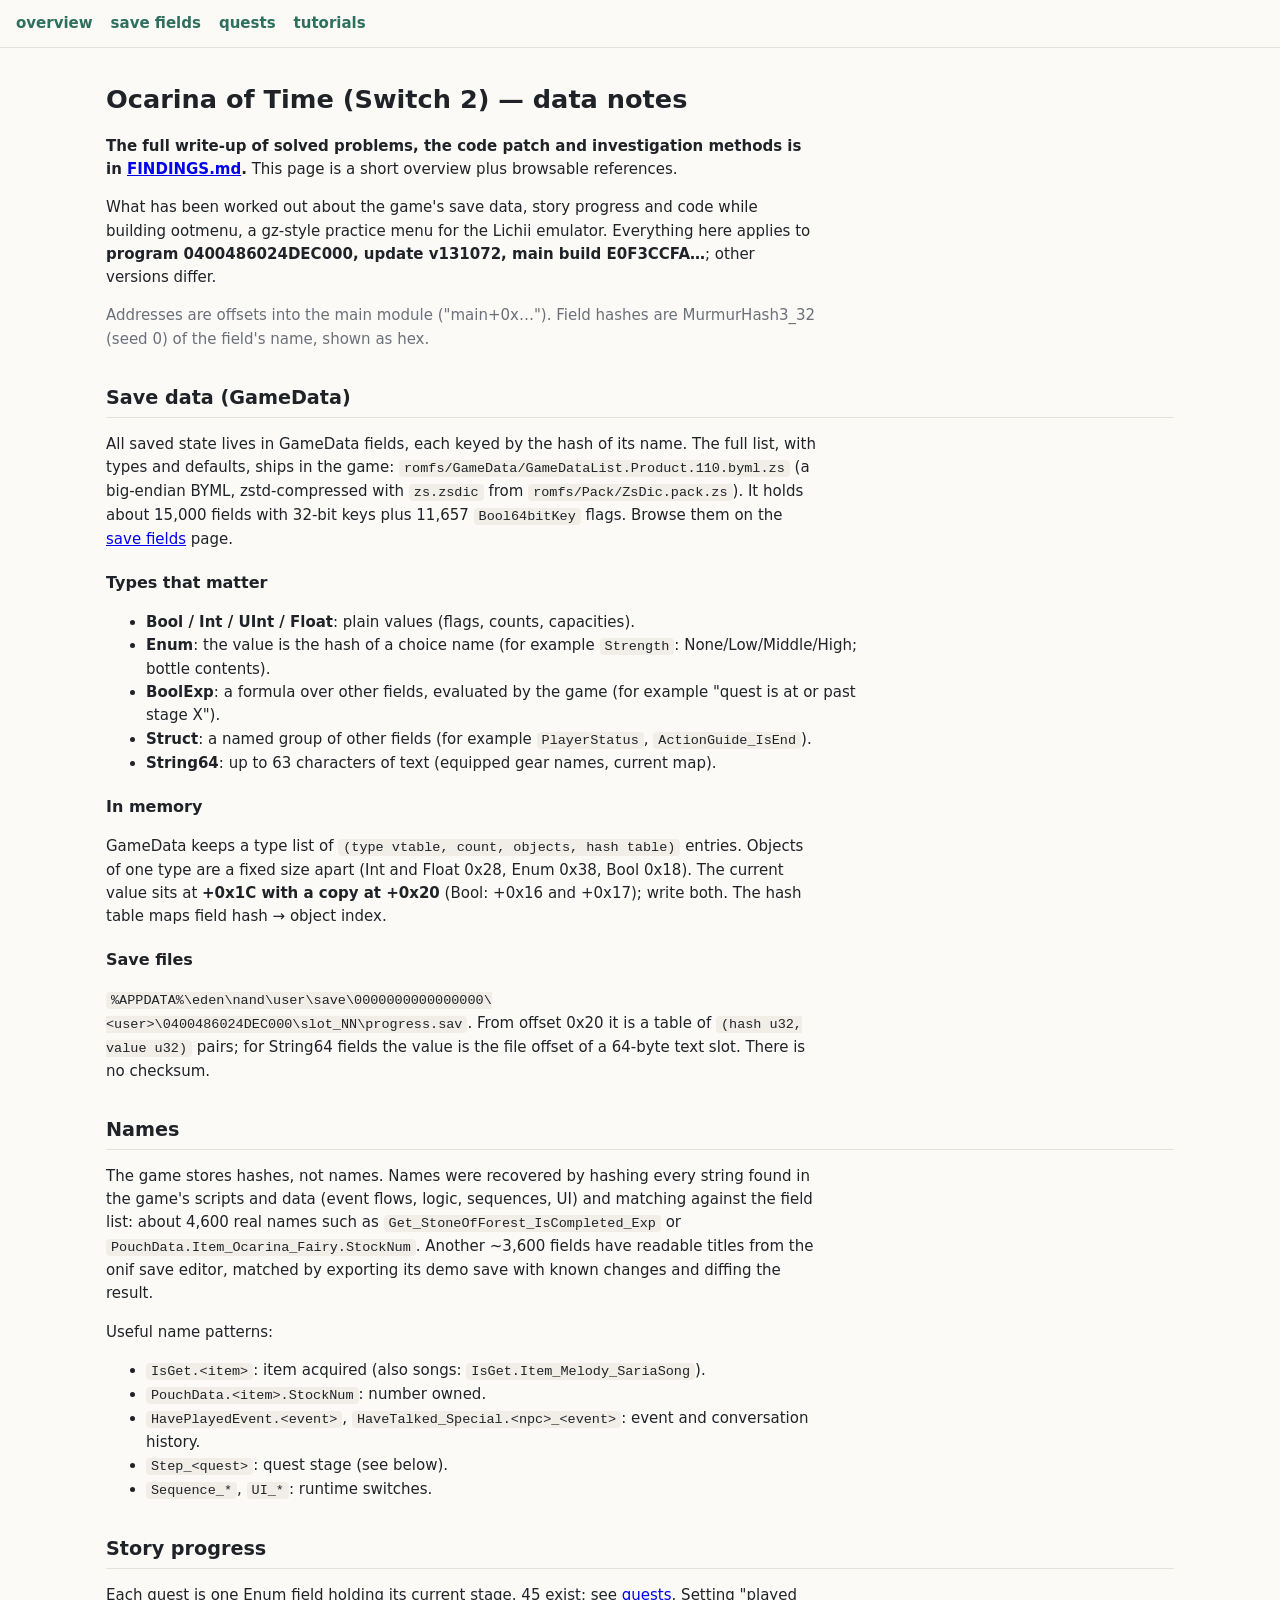
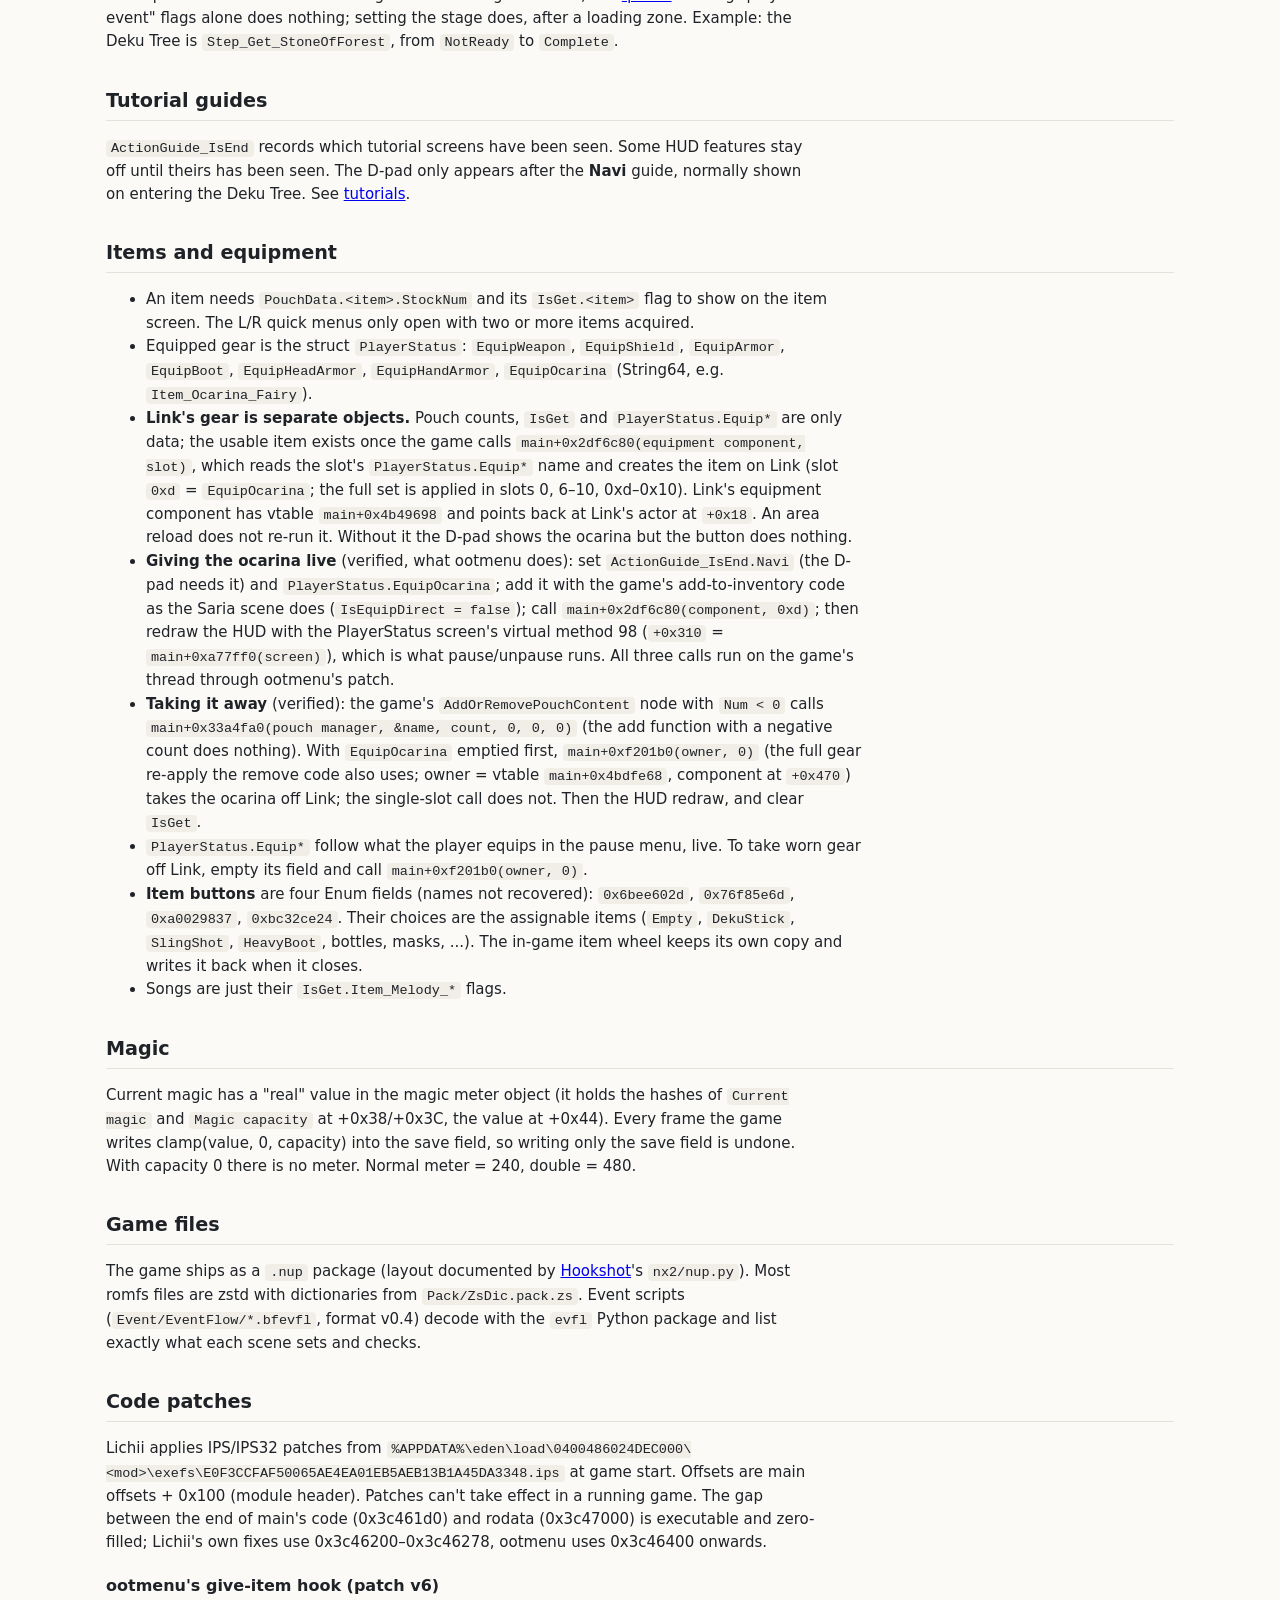
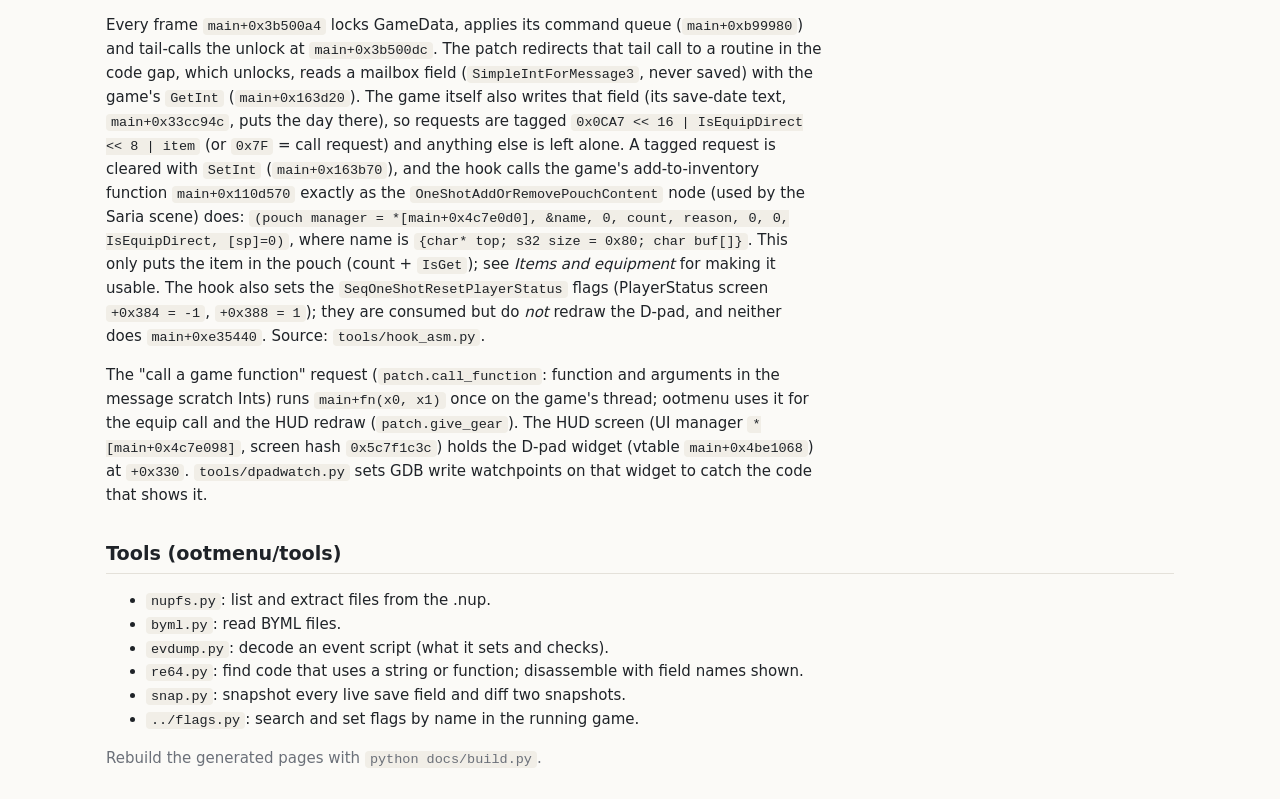
<file: docs/index.html>
<!doctype html>
<html lang="en"><head><meta charset="utf-8"><meta name="viewport" content="width=device-width, initial-scale=1">
<title>OoT data notes</title><link rel="stylesheet" href="style.css"></head>
<body><nav><a href="index.html">overview</a><a href="fields.html">save fields</a><a href="quests.html">quests</a><a href="guides.html">tutorials</a></nav>
<main>
<h1>Ocarina of Time (Switch 2) &mdash; data notes</h1>
<p><b>The full write-up of solved problems, the code patch and investigation methods is in <a href="FINDINGS.md">FINDINGS.md</a>.</b> This page is a short overview plus browsable references.</p>
<p>What has been worked out about the game's save data, story progress and code while building ootmenu,
a gz-style practice menu for the Lichii emulator. Everything here applies to
<b>program 0400486024DEC000, update v131072, main build E0F3CCFA&hellip;</b>; other versions differ.</p>
<p class="dim">Addresses are offsets into the main module ("main+0x&hellip;"). Field hashes are MurmurHash3_32 (seed 0)
of the field's name, shown as hex.</p>

<h2>Save data (GameData)</h2>
<p>All saved state lives in GameData fields, each keyed by the hash of its name. The full list, with types and
defaults, ships in the game: <code>romfs/GameData/GameDataList.Product.110.byml.zs</code> (a big-endian BYML,
zstd-compressed with <code>zs.zsdic</code> from <code>romfs/Pack/ZsDic.pack.zs</code>). It holds about 15,000
fields with 32-bit keys plus 11,657 <code>Bool64bitKey</code> flags. Browse them on the
<a href="fields.html">save fields</a> page.</p>
<h3>Types that matter</h3>
<ul>
<li><b>Bool / Int / UInt / Float</b>: plain values (flags, counts, capacities).</li>
<li><b>Enum</b>: the value is the hash of a choice name (for example <code>Strength</code>: None/Low/Middle/High; bottle contents).</li>
<li><b>BoolExp</b>: a formula over other fields, evaluated by the game (for example "quest is at or past stage X").</li>
<li><b>Struct</b>: a named group of other fields (for example <code>PlayerStatus</code>, <code>ActionGuide_IsEnd</code>).</li>
<li><b>String64</b>: up to 63 characters of text (equipped gear names, current map).</li>
</ul>
<h3>In memory</h3>
<p>GameData keeps a type list of <code>(type vtable, count, objects, hash table)</code> entries. Objects of one type
are a fixed size apart (Int and Float 0x28, Enum 0x38, Bool 0x18). The current value sits at <b>+0x1C with a
copy at +0x20</b> (Bool: +0x16 and +0x17); write both. The hash table maps field hash &rarr; object index.</p>
<h3>Save files</h3>
<p><code>%APPDATA%\eden\nand\user\save\0000000000000000\&lt;user&gt;\0400486024DEC000\slot_NN\progress.sav</code>.
From offset 0x20 it is a table of <code>(hash u32, value u32)</code> pairs; for String64 fields the value is the
file offset of a 64-byte text slot. There is no checksum.</p>

<h2>Names</h2>
<p>The game stores hashes, not names. Names were recovered by hashing every string found in the game's
scripts and data (event flows, logic, sequences, UI) and matching against the field list: about 4,600 real names
such as <code>Get_StoneOfForest_IsCompleted_Exp</code> or <code>PouchData.Item_Ocarina_Fairy.StockNum</code>.
Another ~3,600 fields have readable titles from the onif save editor, matched by exporting its demo save with
known changes and diffing the result.</p>
<p>Useful name patterns:</p>
<ul>
<li><code>IsGet.&lt;item&gt;</code>: item acquired (also songs: <code>IsGet.Item_Melody_SariaSong</code>).</li>
<li><code>PouchData.&lt;item&gt;.StockNum</code>: number owned.</li>
<li><code>HavePlayedEvent.&lt;event&gt;</code>, <code>HaveTalked_Special.&lt;npc&gt;_&lt;event&gt;</code>: event and conversation history.</li>
<li><code>Step_&lt;quest&gt;</code>: quest stage (see below).</li>
<li><code>Sequence_*</code>, <code>UI_*</code>: runtime switches.</li>
</ul>

<h2>Story progress</h2>
<p>Each quest is one Enum field holding its current stage. 45 exist; see <a href="quests.html">quests</a>. Setting
"played event" flags alone does nothing; setting the stage does, after a loading zone. Example: the Deku Tree is
<code>Step_Get_StoneOfForest</code>, from <code>NotReady</code> to <code>Complete</code>.</p>

<h2>Tutorial guides</h2>
<p><code>ActionGuide_IsEnd</code> records which tutorial screens have been seen. Some HUD features stay off until
theirs has been seen. The D-pad only appears after the <b>Navi</b> guide, normally shown on entering the Deku Tree.
See <a href="guides.html">tutorials</a>.</p>

<h2>Items and equipment</h2>
<ul>
<li>An item needs <code>PouchData.&lt;item&gt;.StockNum</code> and its <code>IsGet.&lt;item&gt;</code> flag to show on
the item screen. The L/R quick menus only open with two or more items acquired.</li>
<li>Equipped gear is the struct <code>PlayerStatus</code>: <code>EquipWeapon</code>, <code>EquipShield</code>,
<code>EquipArmor</code>, <code>EquipBoot</code>, <code>EquipHeadArmor</code>, <code>EquipHandArmor</code>,
<code>EquipOcarina</code> (String64, e.g. <code>Item_Ocarina_Fairy</code>).</li>
<li><b>Link's gear is separate objects.</b> Pouch counts, <code>IsGet</code> and <code>PlayerStatus.Equip*</code> are
only data; the usable item exists once the game calls <code>main+0x2df6c80(equipment component, slot)</code>, which
reads the slot's <code>PlayerStatus.Equip*</code> name and creates the item on Link (slot <code>0xd</code> =
<code>EquipOcarina</code>; the full set is applied in slots 0, 6&ndash;10, 0xd&ndash;0x10). Link's equipment component has
vtable <code>main+0x4b49698</code> and points back at Link's actor at <code>+0x18</code>. An area reload does not
re-run it. Without it the D-pad shows the ocarina but the button does nothing.</li>
<li><b>Giving the ocarina live</b> (verified, what ootmenu does): set <code>ActionGuide_IsEnd.Navi</code> (the D-pad
needs it) and <code>PlayerStatus.EquipOcarina</code>; add it with the game's add-to-inventory code as the Saria scene
does (<code>IsEquipDirect = false</code>); call <code>main+0x2df6c80(component, 0xd)</code>; then redraw the HUD with
the PlayerStatus screen's virtual method 98 (<code>+0x310</code> = <code>main+0xa77ff0(screen)</code>), which is what
pause/unpause runs. All three calls run on the game's thread through ootmenu's patch.</li>
<li><b>Taking it away</b> (verified): the game's <code>AddOrRemovePouchContent</code> node with <code>Num &lt; 0</code>
calls <code>main+0x33a4fa0(pouch manager, &amp;name, count, 0, 0, 0)</code> (the add function with a negative count does
nothing). With <code>EquipOcarina</code> emptied first, <code>main+0xf201b0(owner, 0)</code> (the full gear re-apply
the remove code also uses; owner = vtable <code>main+0x4bdfe68</code>, component at <code>+0x470</code>) takes the
ocarina off Link; the single-slot call does not. Then the HUD redraw, and clear <code>IsGet</code>.</li>
<li><code>PlayerStatus.Equip*</code> follow what the player equips in the pause menu, live. To take worn gear off
Link, empty its field and call <code>main+0xf201b0(owner, 0)</code>.</li>
<li><b>Item buttons</b> are four Enum fields (names not recovered): <code>0x6bee602d</code>, <code>0x76f85e6d</code>,
<code>0xa0029837</code>, <code>0xbc32ce24</code>. Their choices are the assignable items (<code>Empty</code>,
<code>DekuStick</code>, <code>SlingShot</code>, <code>HeavyBoot</code>, bottles, masks, ...). The in-game item wheel
keeps its own copy and writes it back when it closes.</li>
<li>Songs are just their <code>IsGet.Item_Melody_*</code> flags.</li>
</ul>

<h2>Magic</h2>
<p>Current magic has a "real" value in the magic meter object (it holds the hashes of <code>Current magic</code> and
<code>Magic capacity</code> at +0x38/+0x3C, the value at +0x44). Every frame the game writes
clamp(value, 0, capacity) into the save field, so writing only the save field is undone. With capacity 0 there is no
meter. Normal meter = 240, double = 480.</p>

<h2>Game files</h2>
<p>The game ships as a <code>.nup</code> package (layout documented by
<a href="https://github.com/NotRexed/Hookshot">Hookshot</a>'s <code>nx2/nup.py</code>). Most romfs files are zstd with
dictionaries from <code>Pack/ZsDic.pack.zs</code>. Event scripts (<code>Event/EventFlow/*.bfevfl</code>, format v0.4)
decode with the <code>evfl</code> Python package and list exactly what each scene sets and checks.</p>

<h2>Code patches</h2>
<p>Lichii applies IPS/IPS32 patches from
<code>%APPDATA%\eden\load\0400486024DEC000\&lt;mod&gt;\exefs\E0F3CCFAF50065AE4EA01EB5AEB13B1A45DA3348.ips</code> at game
start. Offsets are main offsets + 0x100 (module header). Patches can't take effect in a running game.
The gap between the end of main's code (0x3c461d0) and rodata (0x3c47000) is executable and zero-filled; Lichii's
own fixes use 0x3c46200&ndash;0x3c46278, ootmenu uses 0x3c46400 onwards.</p>
<h3>ootmenu's give-item hook (patch v6)</h3>
<p>Every frame <code>main+0x3b500a4</code> locks GameData, applies its command queue (<code>main+0xb99980</code>) and
tail-calls the unlock at <code>main+0x3b500dc</code>. The patch redirects that tail call to a routine in the code gap,
which unlocks, reads a mailbox field (<code>SimpleIntForMessage3</code>, never saved) with the game's
<code>GetInt</code> (<code>main+0x163d20</code>). The game itself also writes that field (its save-date text,
<code>main+0x33cc94c</code>, puts the day there), so requests are tagged <code>0x0CA7 &lt;&lt; 16 | IsEquipDirect &lt;&lt; 8 |
item</code> (or <code>0x7F</code> = call request) and anything else is left alone. A tagged request is cleared with
<code>SetInt</code> (<code>main+0x163b70</code>), and the hook
calls the game's add-to-inventory function <code>main+0x110d570</code> exactly as the
<code>OneShotAddOrRemovePouchContent</code> node (used by the Saria scene) does:
<code>(pouch manager = *[main+0x4c7e0d0], &amp;name, 0, count, reason, 0, 0, IsEquipDirect, [sp]=0)</code>, where
name is <code>{char* top; s32 size = 0x80; char buf[]}</code>. This only puts the item in the pouch (count +
<code>IsGet</code>); see <i>Items and equipment</i> for making it usable. The hook also sets the
<code>SeqOneShotResetPlayerStatus</code> flags (PlayerStatus screen <code>+0x384 = -1</code>, <code>+0x388 = 1</code>);
they are consumed but do <i>not</i> redraw the D-pad, and neither does <code>main+0xe35440</code>.
Source: <code>tools/hook_asm.py</code>.</p>
<p>The "call a game function" request (<code>patch.call_function</code>: function and arguments in the message
scratch Ints) runs <code>main+fn(x0, x1)</code> once on the game's thread; ootmenu uses it for the equip call and the
HUD redraw (<code>patch.give_gear</code>). The HUD screen (UI manager <code>*[main+0x4c7e098]</code>, screen hash
<code>0x5c7f1c3c</code>) holds the D-pad widget (vtable <code>main+0x4be1068</code>) at <code>+0x330</code>.
<code>tools/dpadwatch.py</code> sets GDB write watchpoints on that widget to catch the code that shows it.</p>

<h2>Tools (ootmenu/tools)</h2>
<ul>
<li><code>nupfs.py</code>: list and extract files from the .nup.</li>
<li><code>byml.py</code>: read BYML files.</li>
<li><code>evdump.py</code>: decode an event script (what it sets and checks).</li>
<li><code>re64.py</code>: find code that uses a string or function; disassemble with field names shown.</li>
<li><code>snap.py</code>: snapshot every live save field and diff two snapshots.</li>
<li><code>../flags.py</code>: search and set flags by name in the running game.</li>
</ul>
<p class="dim">Rebuild the generated pages with <code>python docs/build.py</code>.</p>
</main></body></html>
</file>
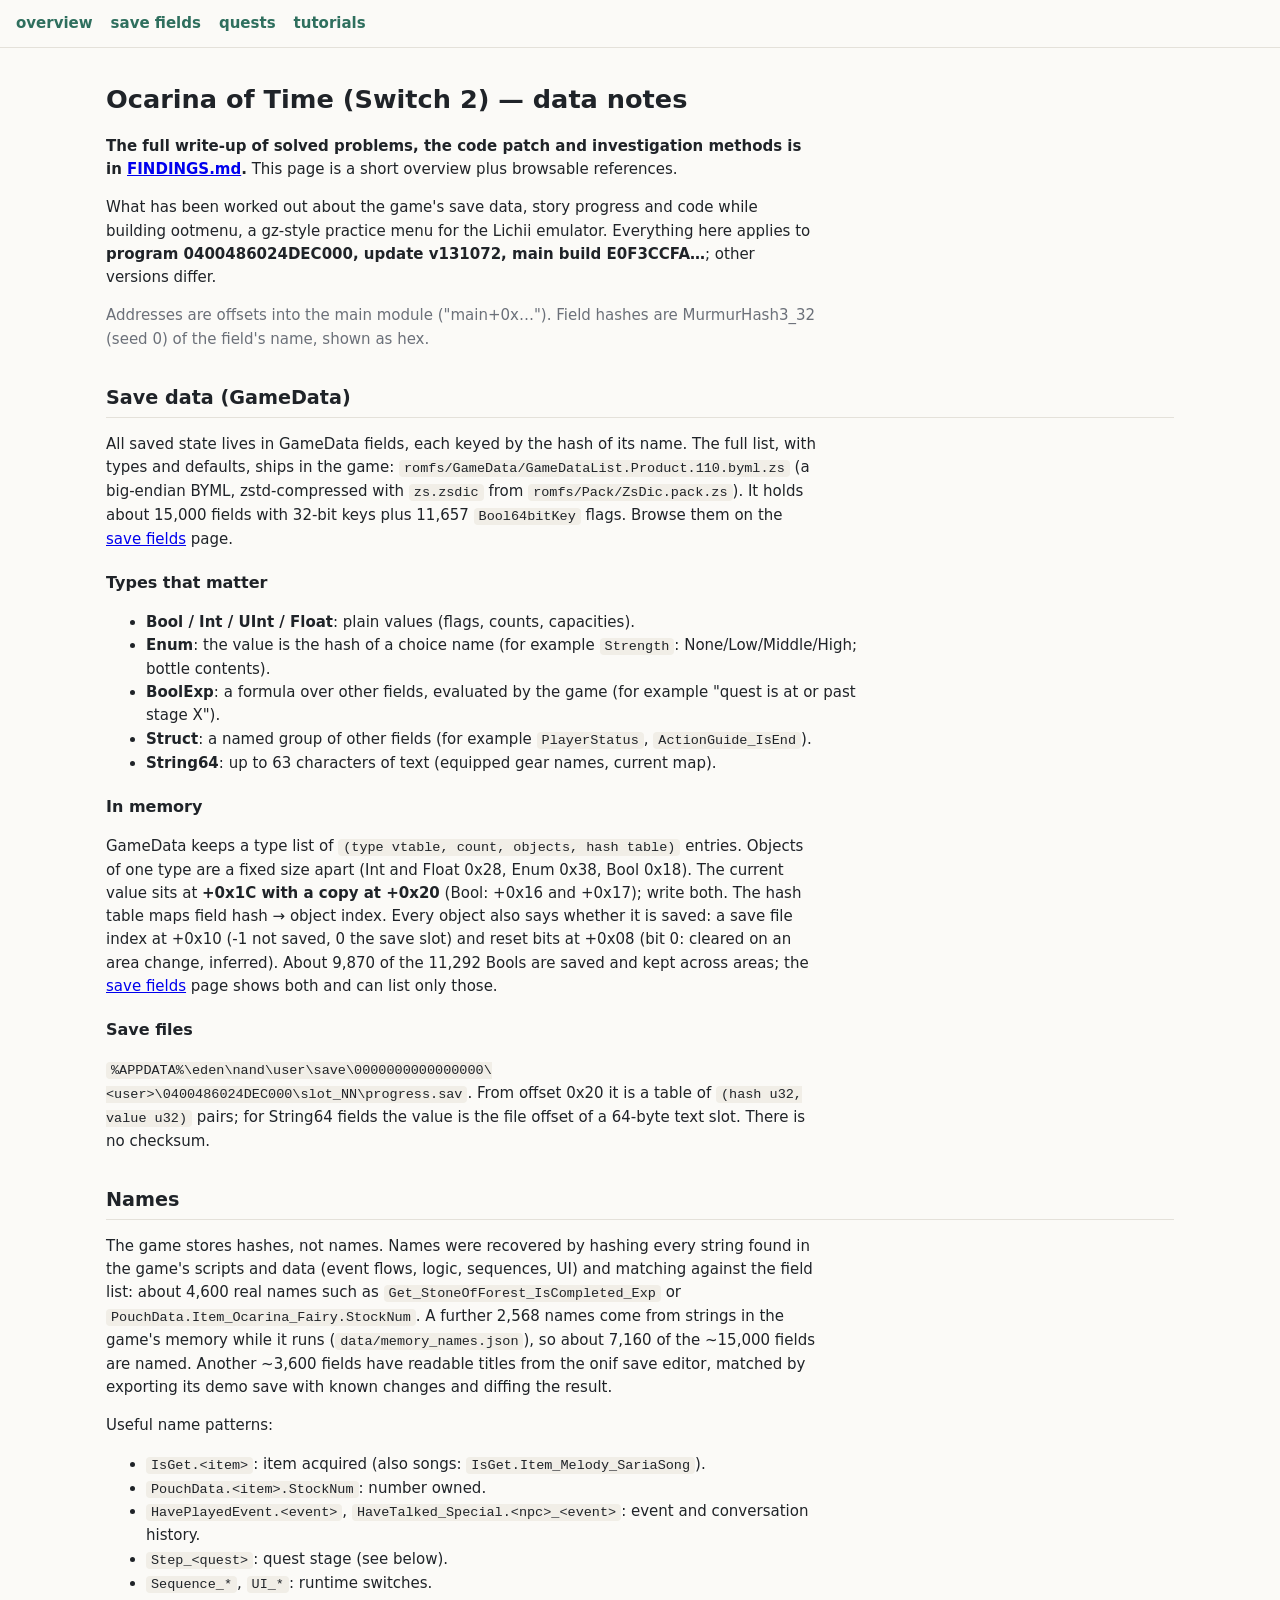
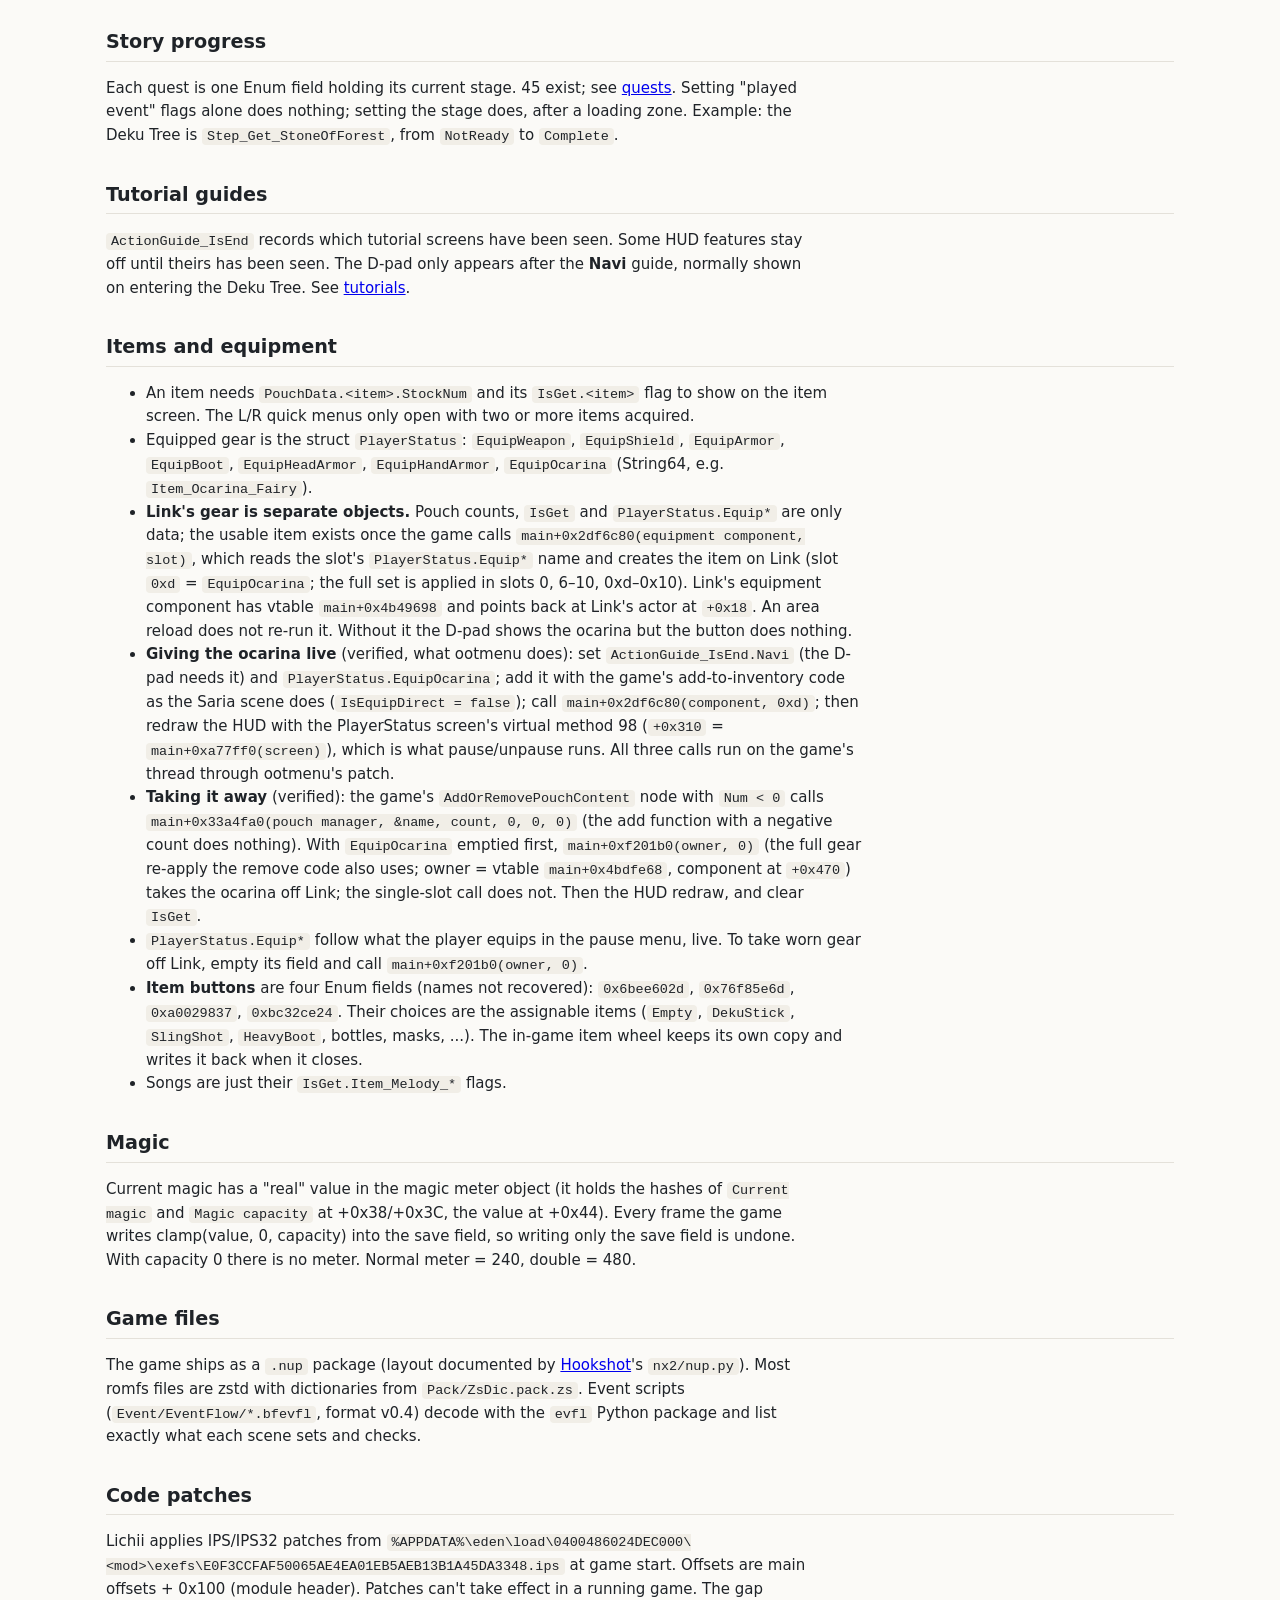
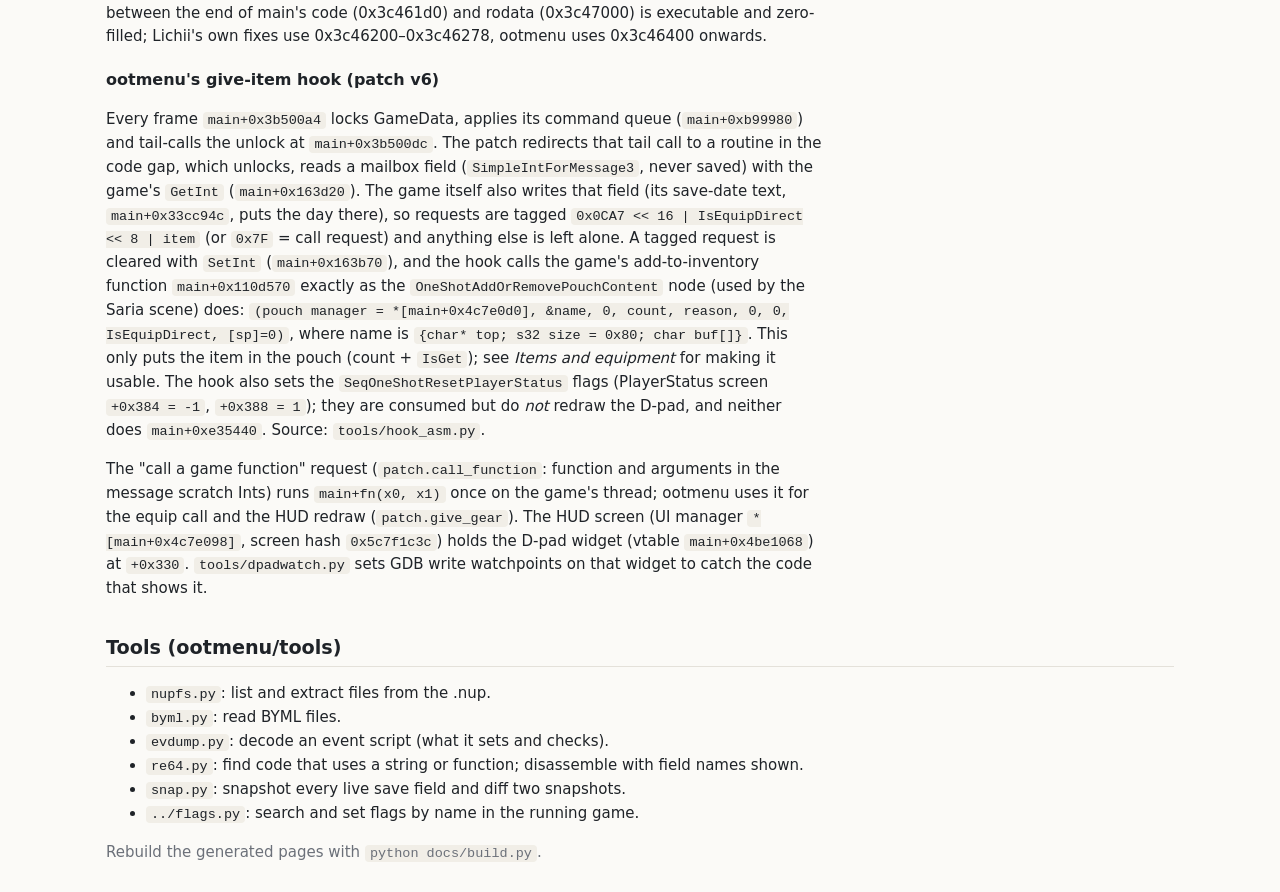
<file: docs/reference/index.html>
<!doctype html>
<html lang="en"><head><meta charset="utf-8"><meta name="viewport" content="width=device-width, initial-scale=1">
<title>OoT data notes</title><link rel="stylesheet" href="style.css"></head>
<body><nav><a href="index.html">overview</a><a href="fields.html">save fields</a><a href="quests.html">quests</a><a href="guides.html">tutorials</a></nav>
<main>
<h1>Ocarina of Time (Switch 2) &mdash; data notes</h1>
<p><b>The full write-up of solved problems, the code patch and investigation methods is in <a href="FINDINGS.md">FINDINGS.md</a>.</b> This page is a short overview plus browsable references.</p>
<p>What has been worked out about the game's save data, story progress and code while building ootmenu,
a gz-style practice menu for the Lichii emulator. Everything here applies to
<b>program 0400486024DEC000, update v131072, main build E0F3CCFA&hellip;</b>; other versions differ.</p>
<p class="dim">Addresses are offsets into the main module ("main+0x&hellip;"). Field hashes are MurmurHash3_32 (seed 0)
of the field's name, shown as hex.</p>

<h2>Save data (GameData)</h2>
<p>All saved state lives in GameData fields, each keyed by the hash of its name. The full list, with types and
defaults, ships in the game: <code>romfs/GameData/GameDataList.Product.110.byml.zs</code> (a big-endian BYML,
zstd-compressed with <code>zs.zsdic</code> from <code>romfs/Pack/ZsDic.pack.zs</code>). It holds about 15,000
fields with 32-bit keys plus 11,657 <code>Bool64bitKey</code> flags. Browse them on the
<a href="fields.html">save fields</a> page.</p>
<h3>Types that matter</h3>
<ul>
<li><b>Bool / Int / UInt / Float</b>: plain values (flags, counts, capacities).</li>
<li><b>Enum</b>: the value is the hash of a choice name (for example <code>Strength</code>: None/Low/Middle/High; bottle contents).</li>
<li><b>BoolExp</b>: a formula over other fields, evaluated by the game (for example "quest is at or past stage X").</li>
<li><b>Struct</b>: a named group of other fields (for example <code>PlayerStatus</code>, <code>ActionGuide_IsEnd</code>).</li>
<li><b>String64</b>: up to 63 characters of text (equipped gear names, current map).</li>
</ul>
<h3>In memory</h3>
<p>GameData keeps a type list of <code>(type vtable, count, objects, hash table)</code> entries. Objects of one type
are a fixed size apart (Int and Float 0x28, Enum 0x38, Bool 0x18). The current value sits at <b>+0x1C with a
copy at +0x20</b> (Bool: +0x16 and +0x17); write both. The hash table maps field hash &rarr; object index.
Every object also says whether it is saved: a save file index at +0x10 (-1 not saved, 0 the save slot) and reset
bits at +0x08 (bit 0: cleared on an area change, inferred). About 9,870 of the 11,292 Bools are saved and kept
across areas; the <a href="fields.html">save fields</a> page shows both and can list only those.</p>
<h3>Save files</h3>
<p><code>%APPDATA%\eden\nand\user\save\0000000000000000\&lt;user&gt;\0400486024DEC000\slot_NN\progress.sav</code>.
From offset 0x20 it is a table of <code>(hash u32, value u32)</code> pairs; for String64 fields the value is the
file offset of a 64-byte text slot. There is no checksum.</p>

<h2>Names</h2>
<p>The game stores hashes, not names. Names were recovered by hashing every string found in the game's
scripts and data (event flows, logic, sequences, UI) and matching against the field list: about 4,600 real names
such as <code>Get_StoneOfForest_IsCompleted_Exp</code> or <code>PouchData.Item_Ocarina_Fairy.StockNum</code>.
A further 2,568 names come from strings in the game's memory while it runs (<code>data/memory_names.json</code>),
so about 7,160 of the ~15,000 fields are named. Another ~3,600 fields have readable titles from the onif save editor, matched by exporting its demo save with
known changes and diffing the result.</p>
<p>Useful name patterns:</p>
<ul>
<li><code>IsGet.&lt;item&gt;</code>: item acquired (also songs: <code>IsGet.Item_Melody_SariaSong</code>).</li>
<li><code>PouchData.&lt;item&gt;.StockNum</code>: number owned.</li>
<li><code>HavePlayedEvent.&lt;event&gt;</code>, <code>HaveTalked_Special.&lt;npc&gt;_&lt;event&gt;</code>: event and conversation history.</li>
<li><code>Step_&lt;quest&gt;</code>: quest stage (see below).</li>
<li><code>Sequence_*</code>, <code>UI_*</code>: runtime switches.</li>
</ul>

<h2>Story progress</h2>
<p>Each quest is one Enum field holding its current stage. 45 exist; see <a href="quests.html">quests</a>. Setting
"played event" flags alone does nothing; setting the stage does, after a loading zone. Example: the Deku Tree is
<code>Step_Get_StoneOfForest</code>, from <code>NotReady</code> to <code>Complete</code>.</p>

<h2>Tutorial guides</h2>
<p><code>ActionGuide_IsEnd</code> records which tutorial screens have been seen. Some HUD features stay off until
theirs has been seen. The D-pad only appears after the <b>Navi</b> guide, normally shown on entering the Deku Tree.
See <a href="guides.html">tutorials</a>.</p>

<h2>Items and equipment</h2>
<ul>
<li>An item needs <code>PouchData.&lt;item&gt;.StockNum</code> and its <code>IsGet.&lt;item&gt;</code> flag to show on
the item screen. The L/R quick menus only open with two or more items acquired.</li>
<li>Equipped gear is the struct <code>PlayerStatus</code>: <code>EquipWeapon</code>, <code>EquipShield</code>,
<code>EquipArmor</code>, <code>EquipBoot</code>, <code>EquipHeadArmor</code>, <code>EquipHandArmor</code>,
<code>EquipOcarina</code> (String64, e.g. <code>Item_Ocarina_Fairy</code>).</li>
<li><b>Link's gear is separate objects.</b> Pouch counts, <code>IsGet</code> and <code>PlayerStatus.Equip*</code> are
only data; the usable item exists once the game calls <code>main+0x2df6c80(equipment component, slot)</code>, which
reads the slot's <code>PlayerStatus.Equip*</code> name and creates the item on Link (slot <code>0xd</code> =
<code>EquipOcarina</code>; the full set is applied in slots 0, 6&ndash;10, 0xd&ndash;0x10). Link's equipment component has
vtable <code>main+0x4b49698</code> and points back at Link's actor at <code>+0x18</code>. An area reload does not
re-run it. Without it the D-pad shows the ocarina but the button does nothing.</li>
<li><b>Giving the ocarina live</b> (verified, what ootmenu does): set <code>ActionGuide_IsEnd.Navi</code> (the D-pad
needs it) and <code>PlayerStatus.EquipOcarina</code>; add it with the game's add-to-inventory code as the Saria scene
does (<code>IsEquipDirect = false</code>); call <code>main+0x2df6c80(component, 0xd)</code>; then redraw the HUD with
the PlayerStatus screen's virtual method 98 (<code>+0x310</code> = <code>main+0xa77ff0(screen)</code>), which is what
pause/unpause runs. All three calls run on the game's thread through ootmenu's patch.</li>
<li><b>Taking it away</b> (verified): the game's <code>AddOrRemovePouchContent</code> node with <code>Num &lt; 0</code>
calls <code>main+0x33a4fa0(pouch manager, &amp;name, count, 0, 0, 0)</code> (the add function with a negative count does
nothing). With <code>EquipOcarina</code> emptied first, <code>main+0xf201b0(owner, 0)</code> (the full gear re-apply
the remove code also uses; owner = vtable <code>main+0x4bdfe68</code>, component at <code>+0x470</code>) takes the
ocarina off Link; the single-slot call does not. Then the HUD redraw, and clear <code>IsGet</code>.</li>
<li><code>PlayerStatus.Equip*</code> follow what the player equips in the pause menu, live. To take worn gear off
Link, empty its field and call <code>main+0xf201b0(owner, 0)</code>.</li>
<li><b>Item buttons</b> are four Enum fields (names not recovered): <code>0x6bee602d</code>, <code>0x76f85e6d</code>,
<code>0xa0029837</code>, <code>0xbc32ce24</code>. Their choices are the assignable items (<code>Empty</code>,
<code>DekuStick</code>, <code>SlingShot</code>, <code>HeavyBoot</code>, bottles, masks, ...). The in-game item wheel
keeps its own copy and writes it back when it closes.</li>
<li>Songs are just their <code>IsGet.Item_Melody_*</code> flags.</li>
</ul>

<h2>Magic</h2>
<p>Current magic has a "real" value in the magic meter object (it holds the hashes of <code>Current magic</code> and
<code>Magic capacity</code> at +0x38/+0x3C, the value at +0x44). Every frame the game writes
clamp(value, 0, capacity) into the save field, so writing only the save field is undone. With capacity 0 there is no
meter. Normal meter = 240, double = 480.</p>

<h2>Game files</h2>
<p>The game ships as a <code>.nup</code> package (layout documented by
<a href="https://github.com/NotRexed/Hookshot">Hookshot</a>'s <code>nx2/nup.py</code>). Most romfs files are zstd with
dictionaries from <code>Pack/ZsDic.pack.zs</code>. Event scripts (<code>Event/EventFlow/*.bfevfl</code>, format v0.4)
decode with the <code>evfl</code> Python package and list exactly what each scene sets and checks.</p>

<h2>Code patches</h2>
<p>Lichii applies IPS/IPS32 patches from
<code>%APPDATA%\eden\load\0400486024DEC000\&lt;mod&gt;\exefs\E0F3CCFAF50065AE4EA01EB5AEB13B1A45DA3348.ips</code> at game
start. Offsets are main offsets + 0x100 (module header). Patches can't take effect in a running game.
The gap between the end of main's code (0x3c461d0) and rodata (0x3c47000) is executable and zero-filled; Lichii's
own fixes use 0x3c46200&ndash;0x3c46278, ootmenu uses 0x3c46400 onwards.</p>
<h3>ootmenu's give-item hook (patch v6)</h3>
<p>Every frame <code>main+0x3b500a4</code> locks GameData, applies its command queue (<code>main+0xb99980</code>) and
tail-calls the unlock at <code>main+0x3b500dc</code>. The patch redirects that tail call to a routine in the code gap,
which unlocks, reads a mailbox field (<code>SimpleIntForMessage3</code>, never saved) with the game's
<code>GetInt</code> (<code>main+0x163d20</code>). The game itself also writes that field (its save-date text,
<code>main+0x33cc94c</code>, puts the day there), so requests are tagged <code>0x0CA7 &lt;&lt; 16 | IsEquipDirect &lt;&lt; 8 |
item</code> (or <code>0x7F</code> = call request) and anything else is left alone. A tagged request is cleared with
<code>SetInt</code> (<code>main+0x163b70</code>), and the hook
calls the game's add-to-inventory function <code>main+0x110d570</code> exactly as the
<code>OneShotAddOrRemovePouchContent</code> node (used by the Saria scene) does:
<code>(pouch manager = *[main+0x4c7e0d0], &amp;name, 0, count, reason, 0, 0, IsEquipDirect, [sp]=0)</code>, where
name is <code>{char* top; s32 size = 0x80; char buf[]}</code>. This only puts the item in the pouch (count +
<code>IsGet</code>); see <i>Items and equipment</i> for making it usable. The hook also sets the
<code>SeqOneShotResetPlayerStatus</code> flags (PlayerStatus screen <code>+0x384 = -1</code>, <code>+0x388 = 1</code>);
they are consumed but do <i>not</i> redraw the D-pad, and neither does <code>main+0xe35440</code>.
Source: <code>tools/hook_asm.py</code>.</p>
<p>The "call a game function" request (<code>patch.call_function</code>: function and arguments in the message
scratch Ints) runs <code>main+fn(x0, x1)</code> once on the game's thread; ootmenu uses it for the equip call and the
HUD redraw (<code>patch.give_gear</code>). The HUD screen (UI manager <code>*[main+0x4c7e098]</code>, screen hash
<code>0x5c7f1c3c</code>) holds the D-pad widget (vtable <code>main+0x4be1068</code>) at <code>+0x330</code>.
<code>tools/dpadwatch.py</code> sets GDB write watchpoints on that widget to catch the code that shows it.</p>

<h2>Tools (ootmenu/tools)</h2>
<ul>
<li><code>nupfs.py</code>: list and extract files from the .nup.</li>
<li><code>byml.py</code>: read BYML files.</li>
<li><code>evdump.py</code>: decode an event script (what it sets and checks).</li>
<li><code>re64.py</code>: find code that uses a string or function; disassemble with field names shown.</li>
<li><code>snap.py</code>: snapshot every live save field and diff two snapshots.</li>
<li><code>../flags.py</code>: search and set flags by name in the running game.</li>
</ul>
<p class="dim">Rebuild the generated pages with <code>python docs/build.py</code>.</p>
</main></body></html>
</file>
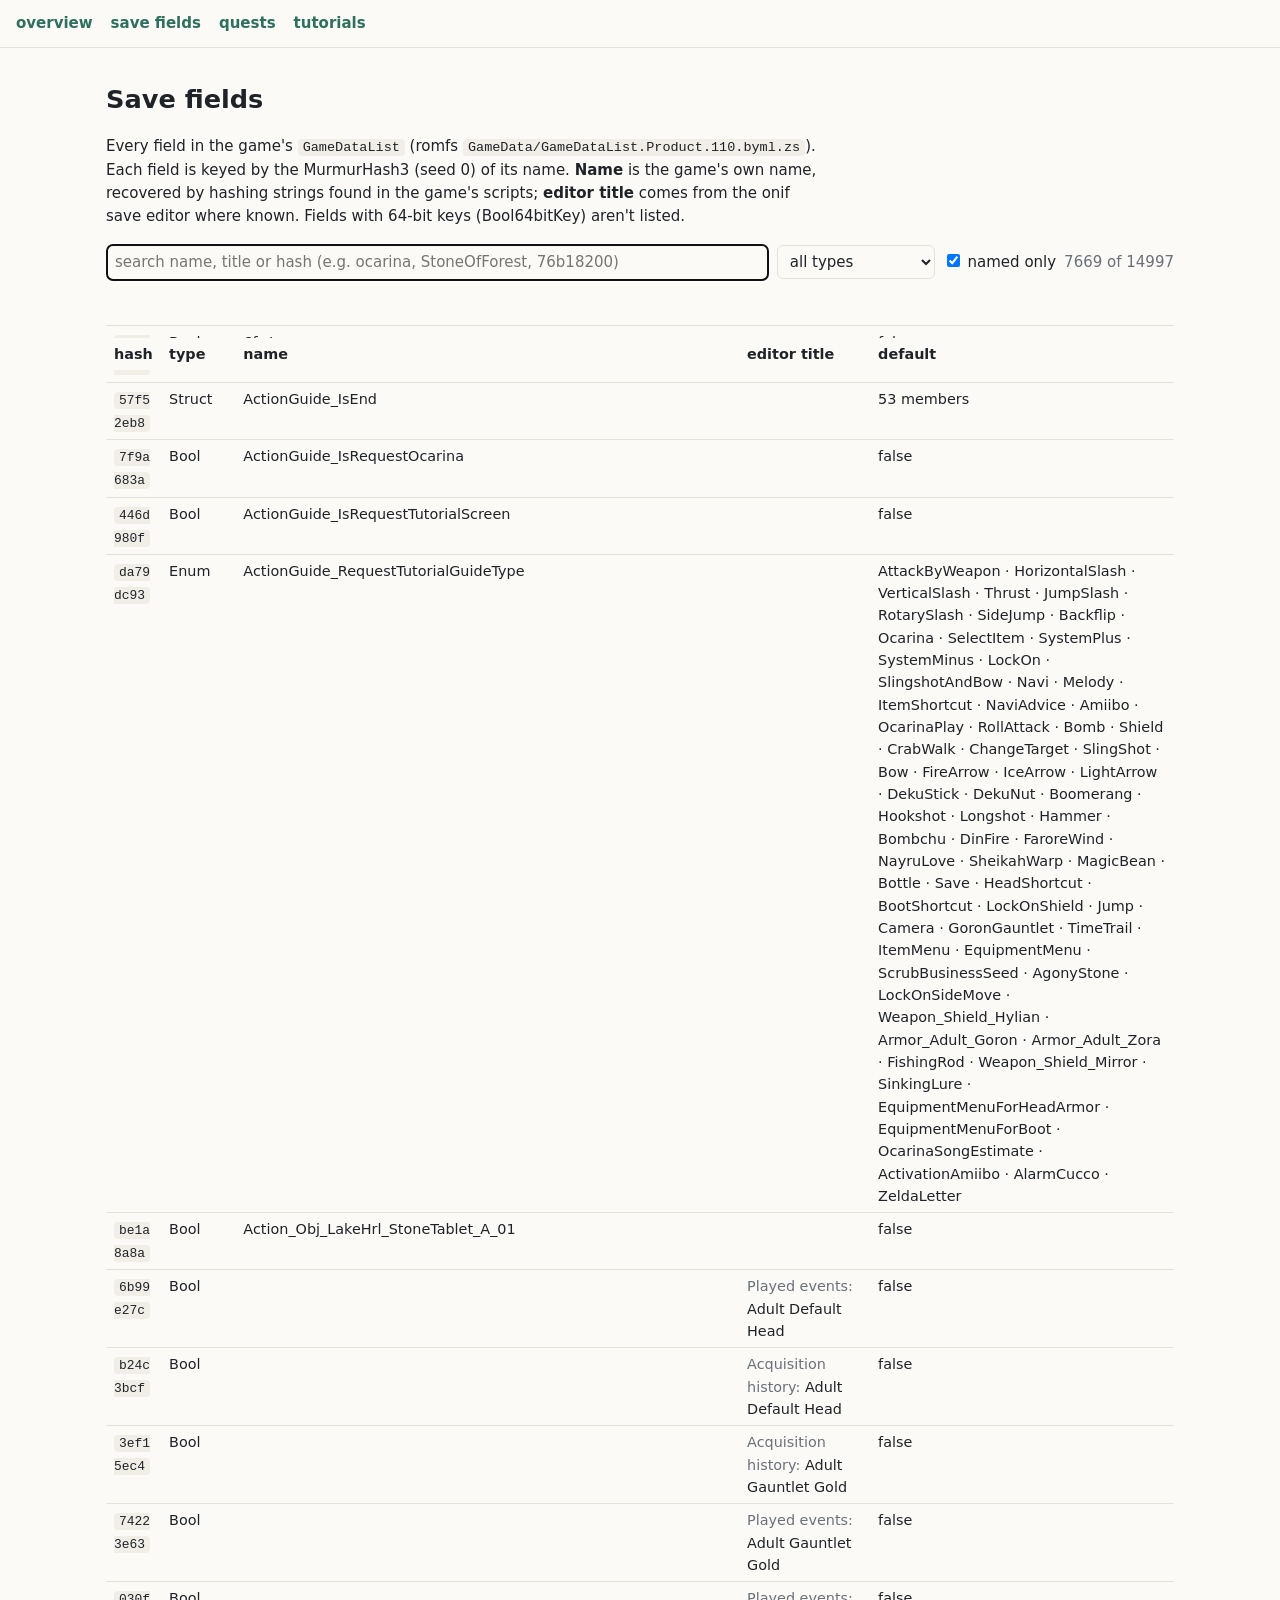
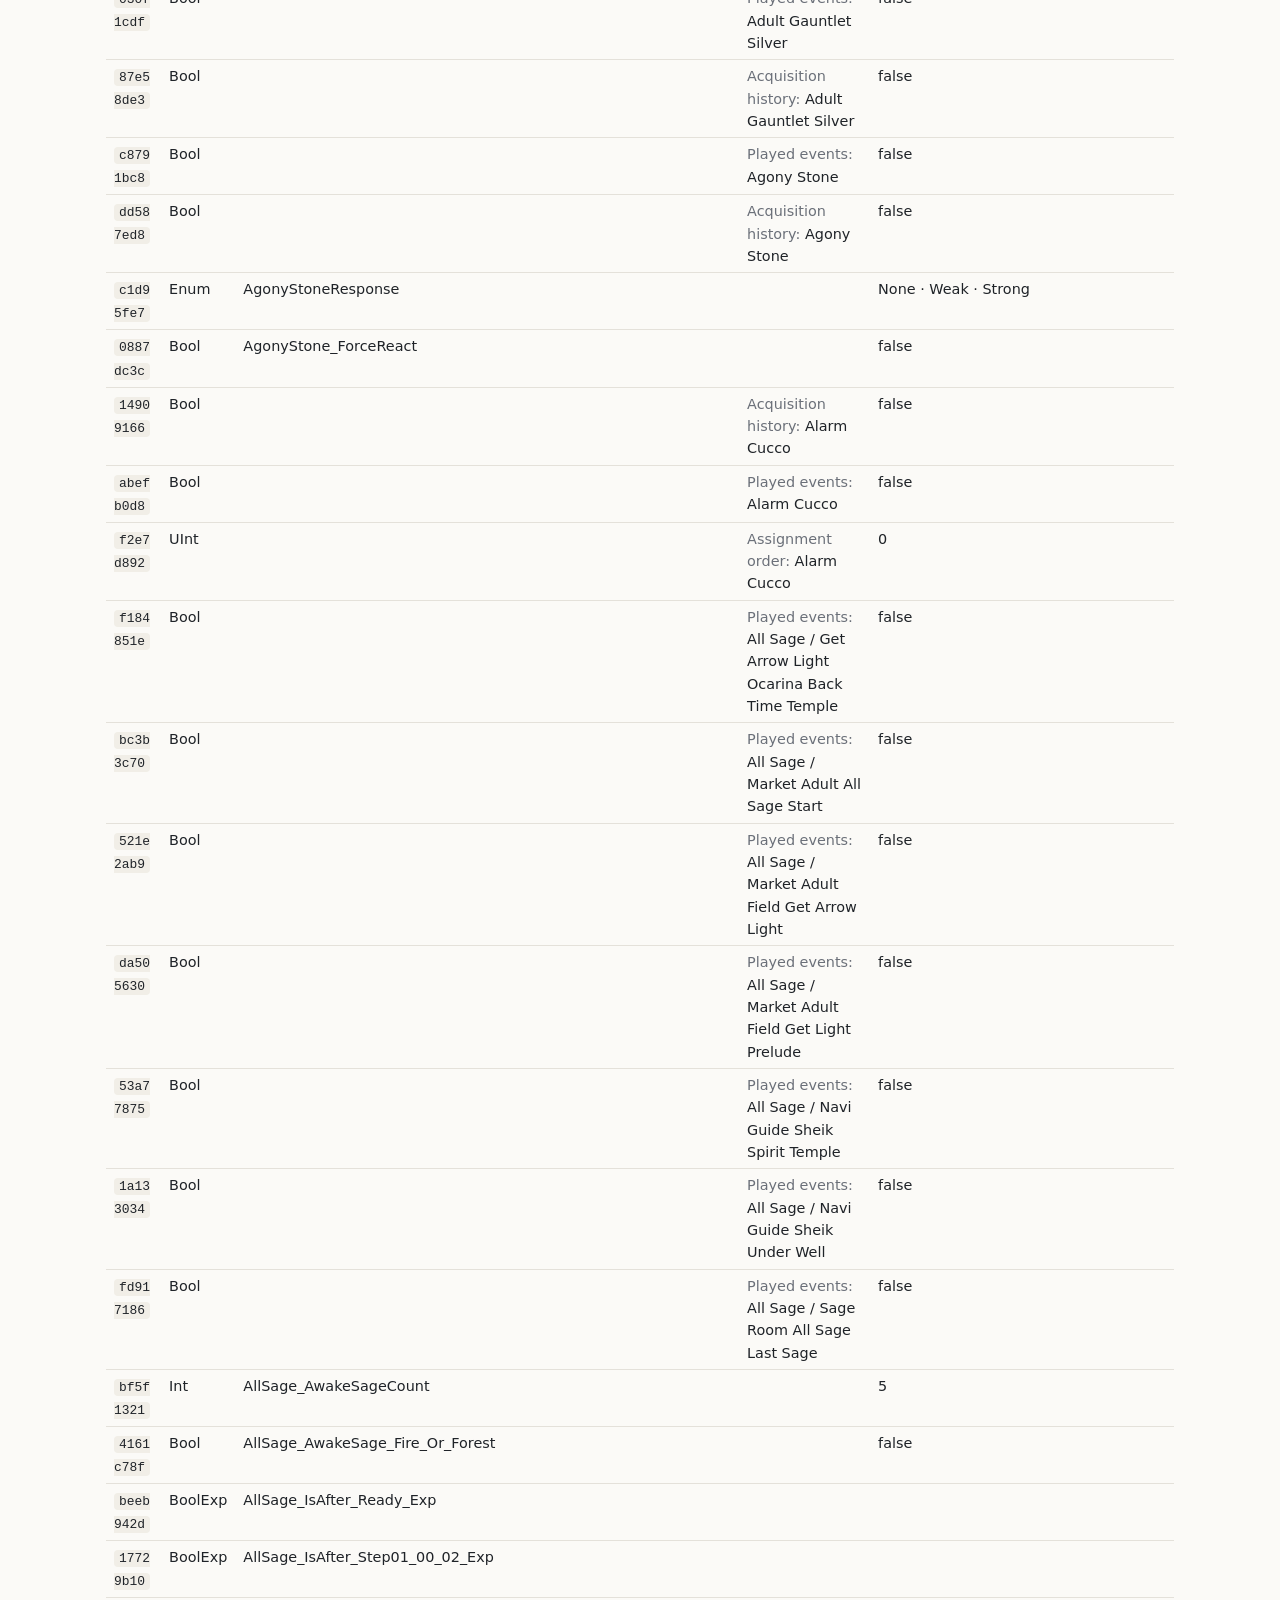
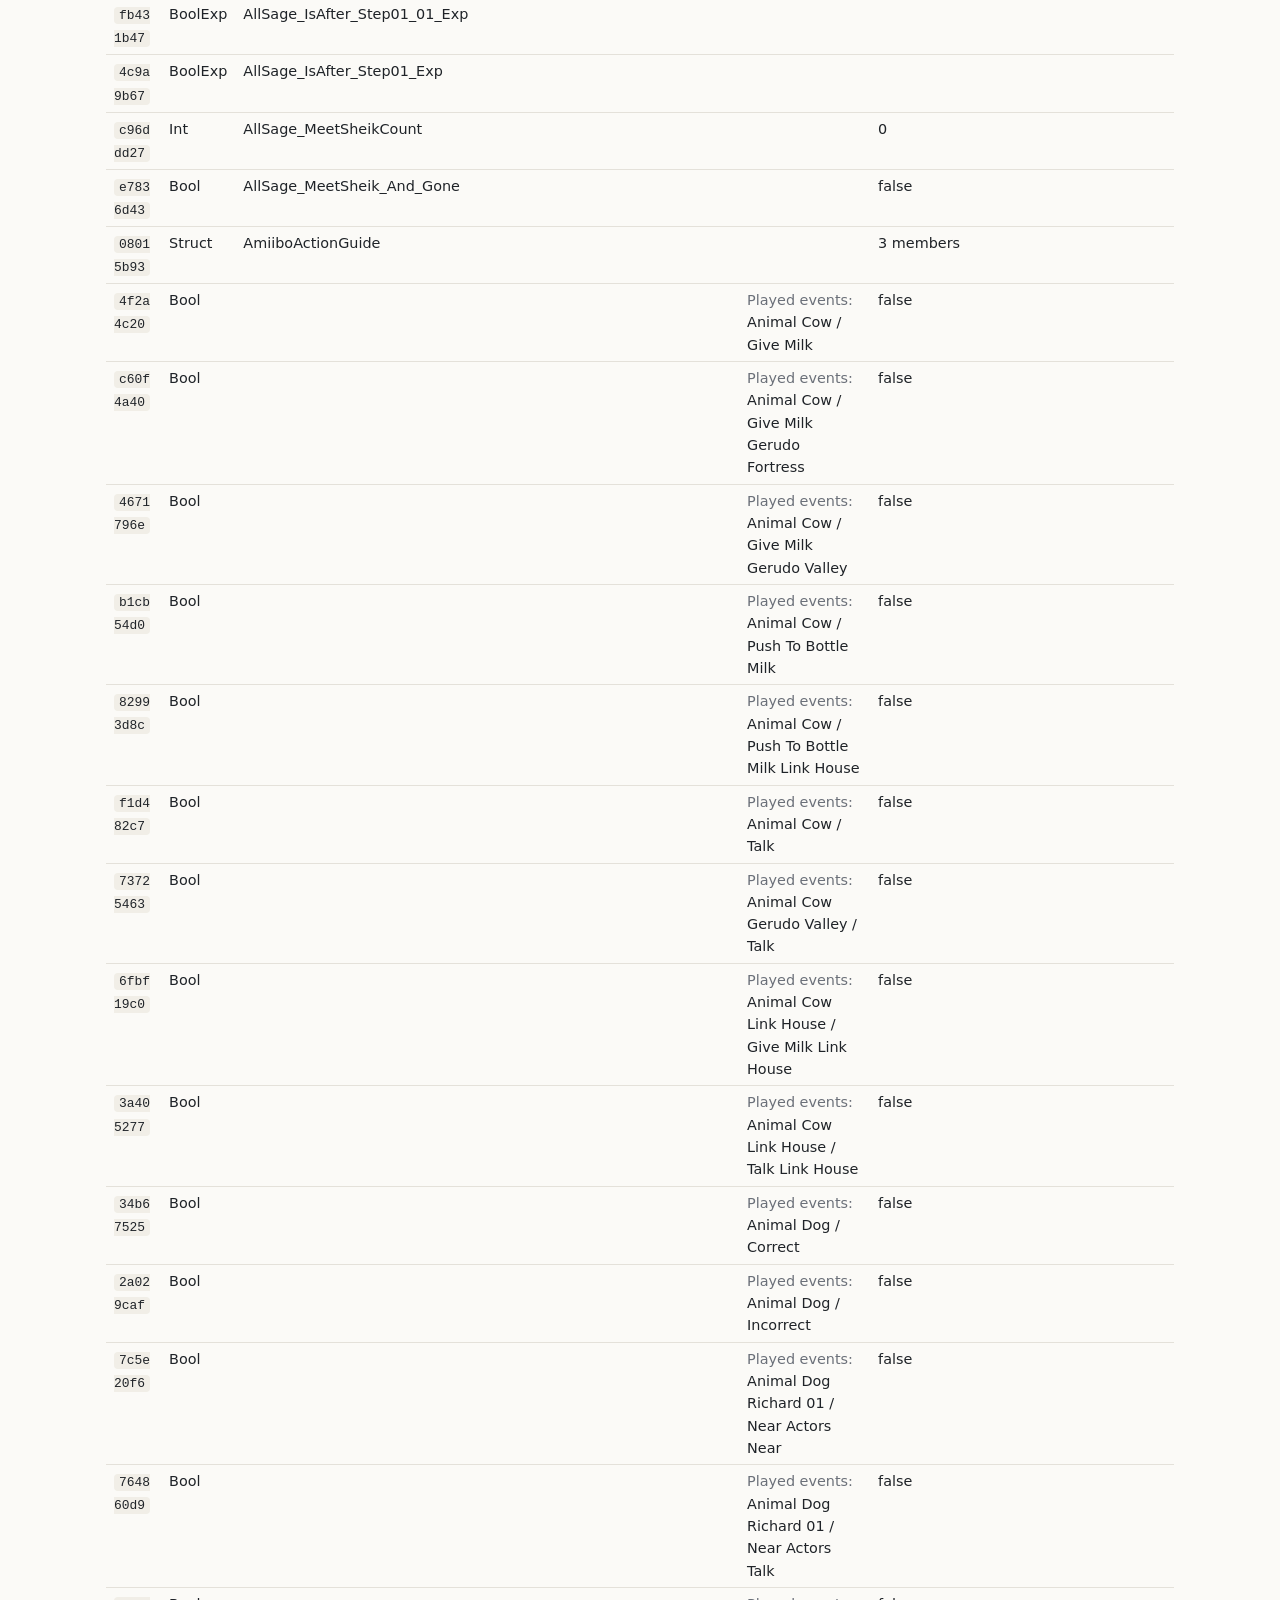
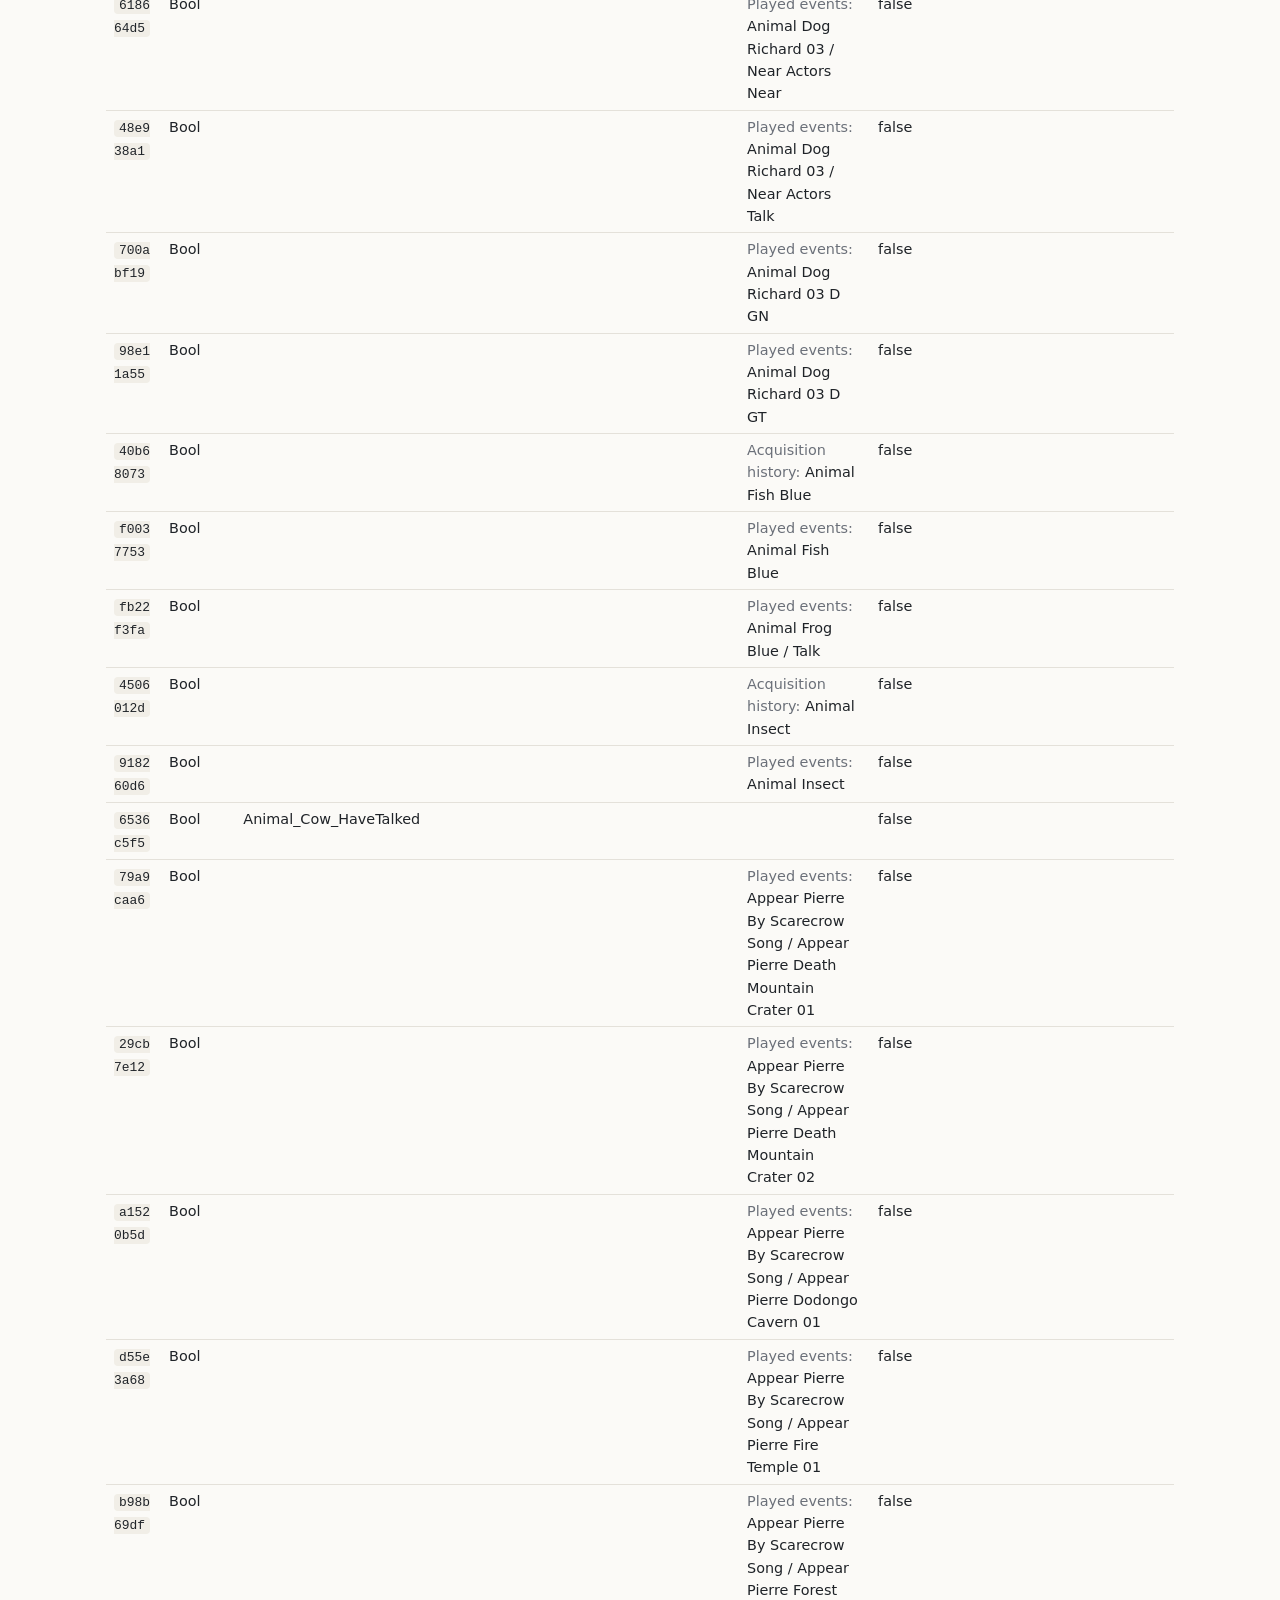
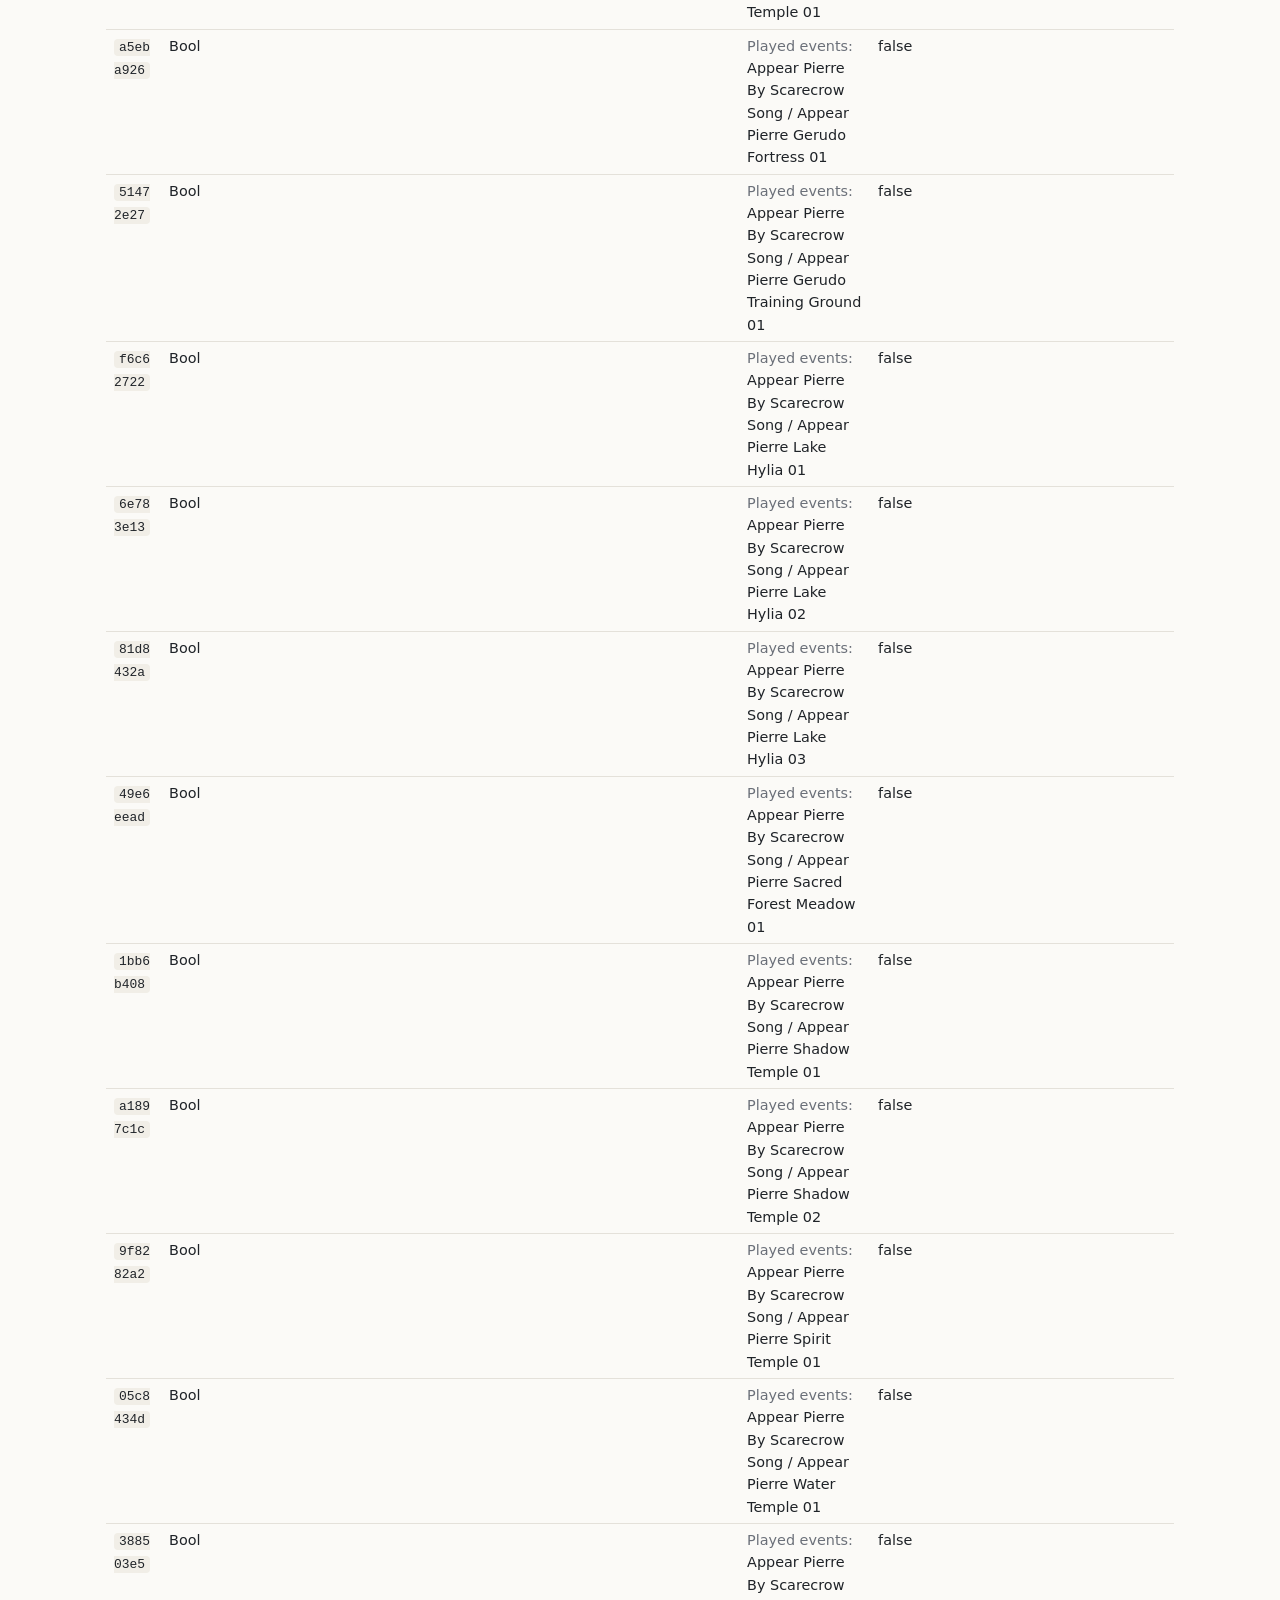
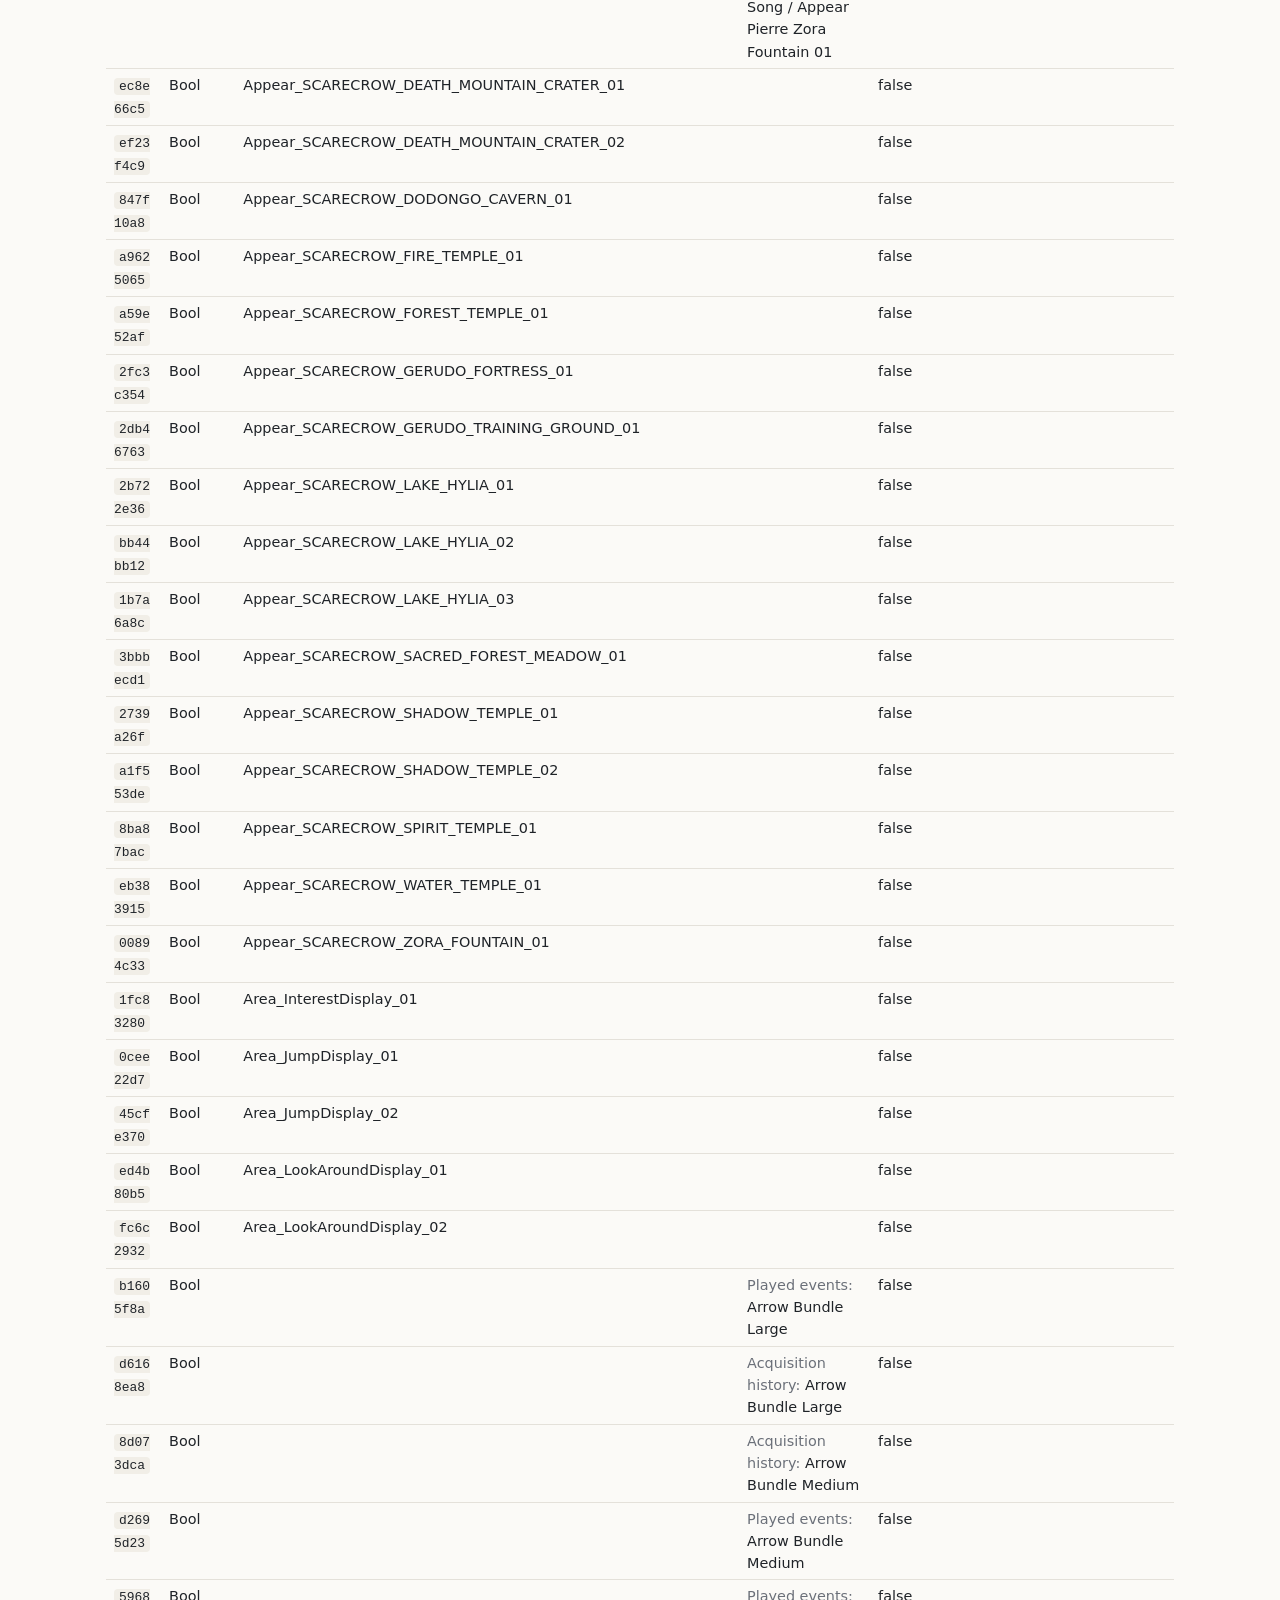
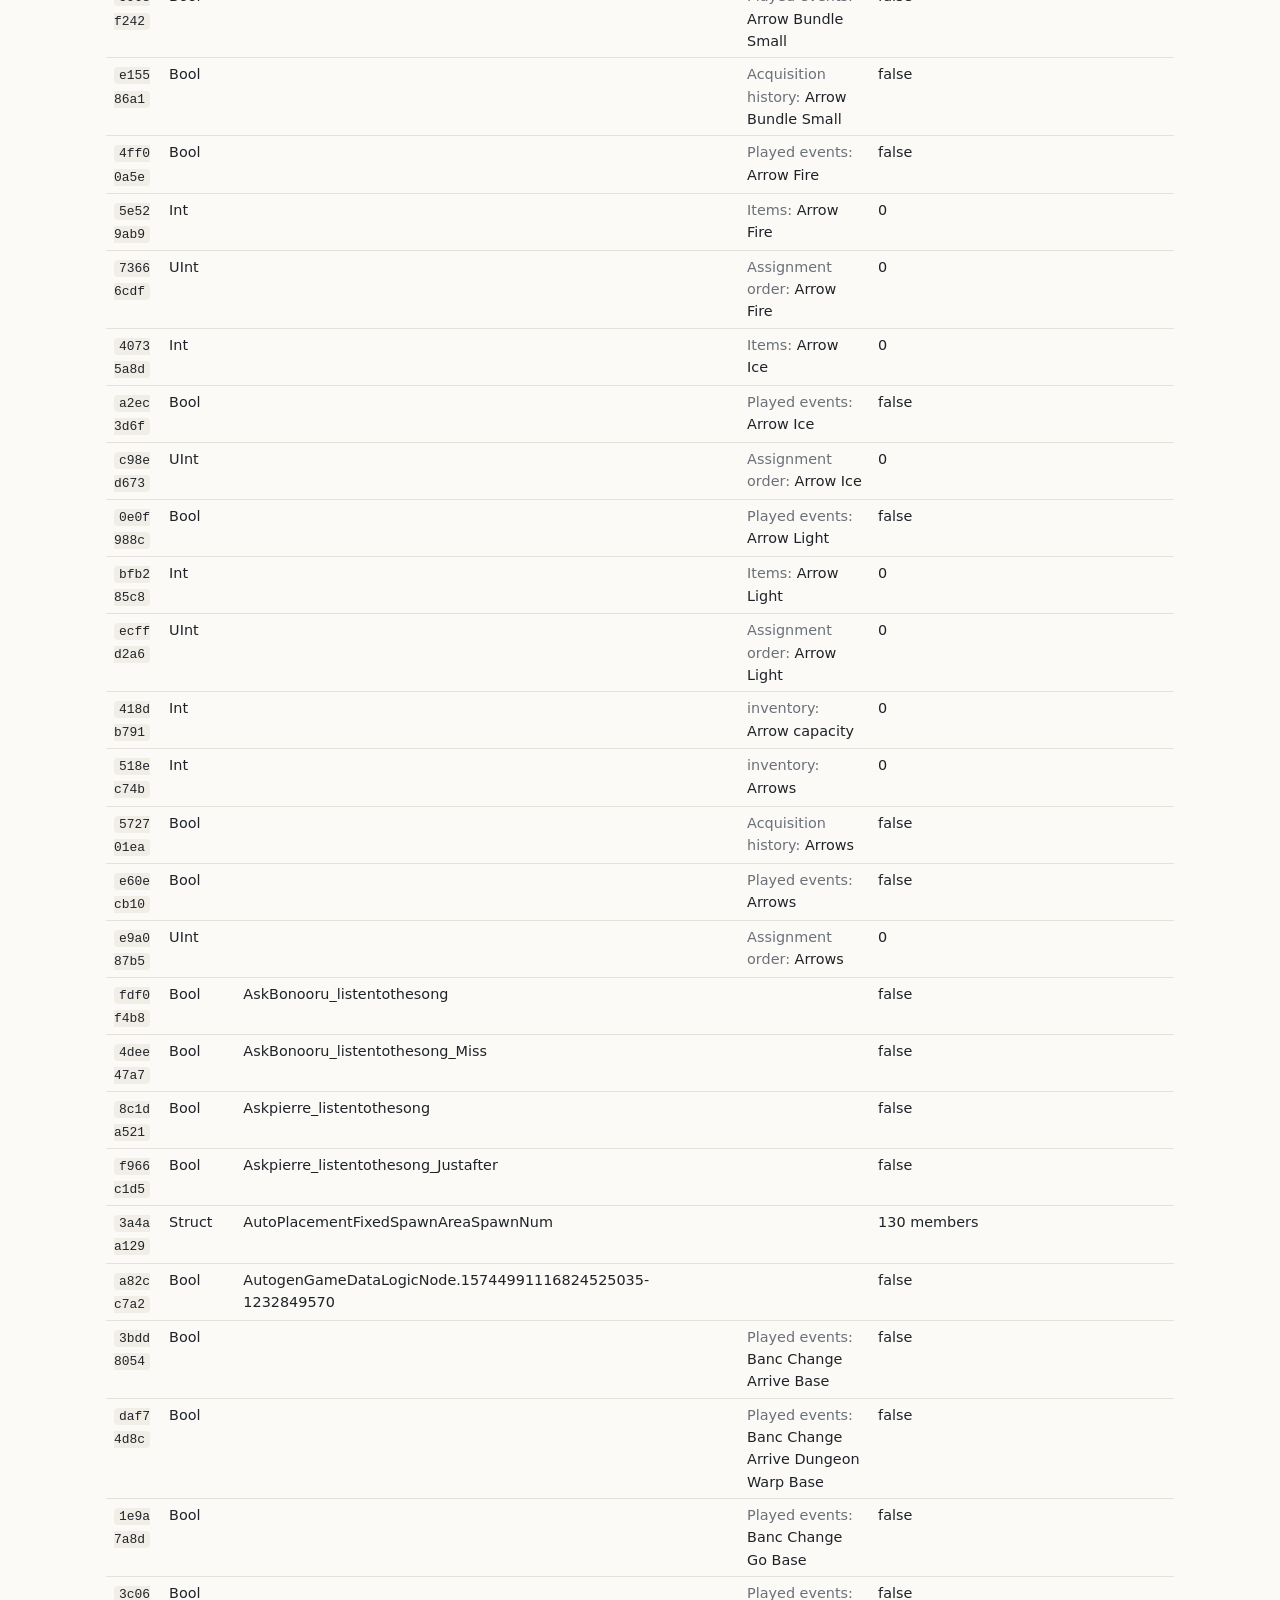
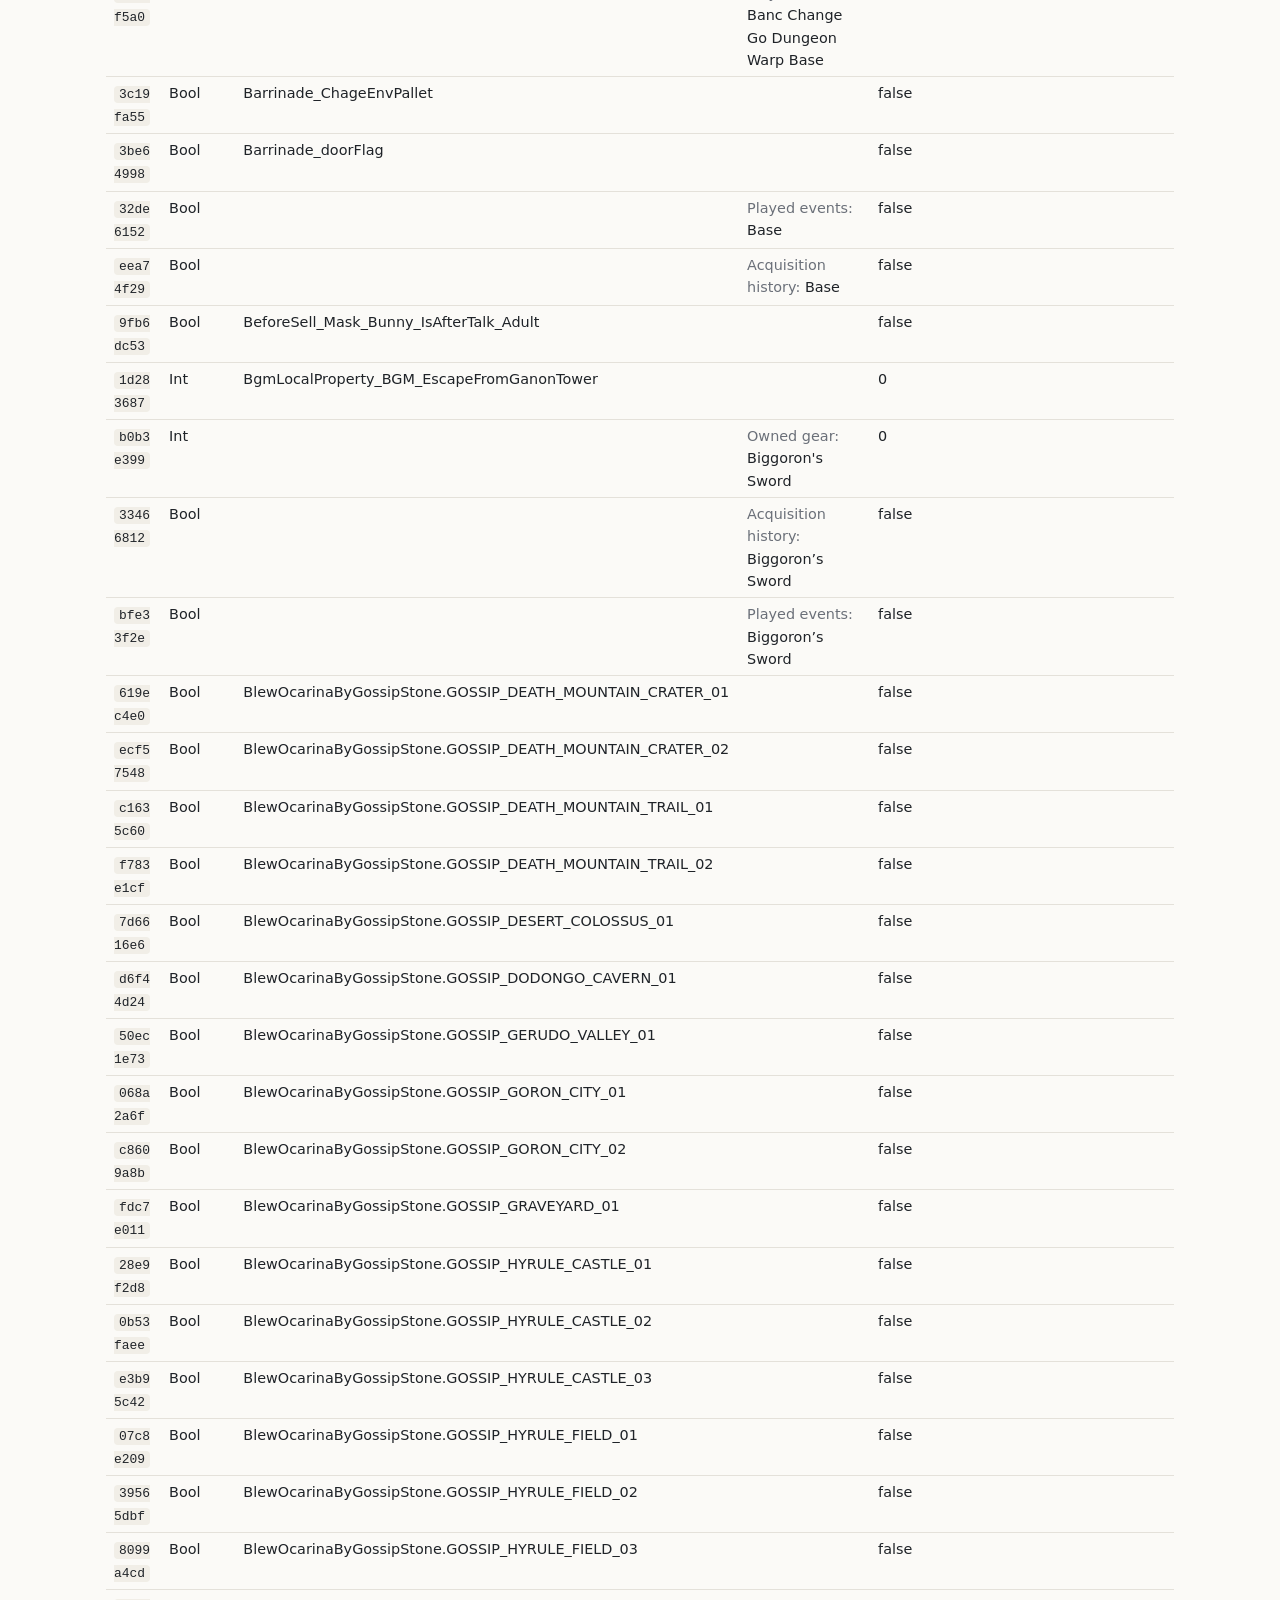
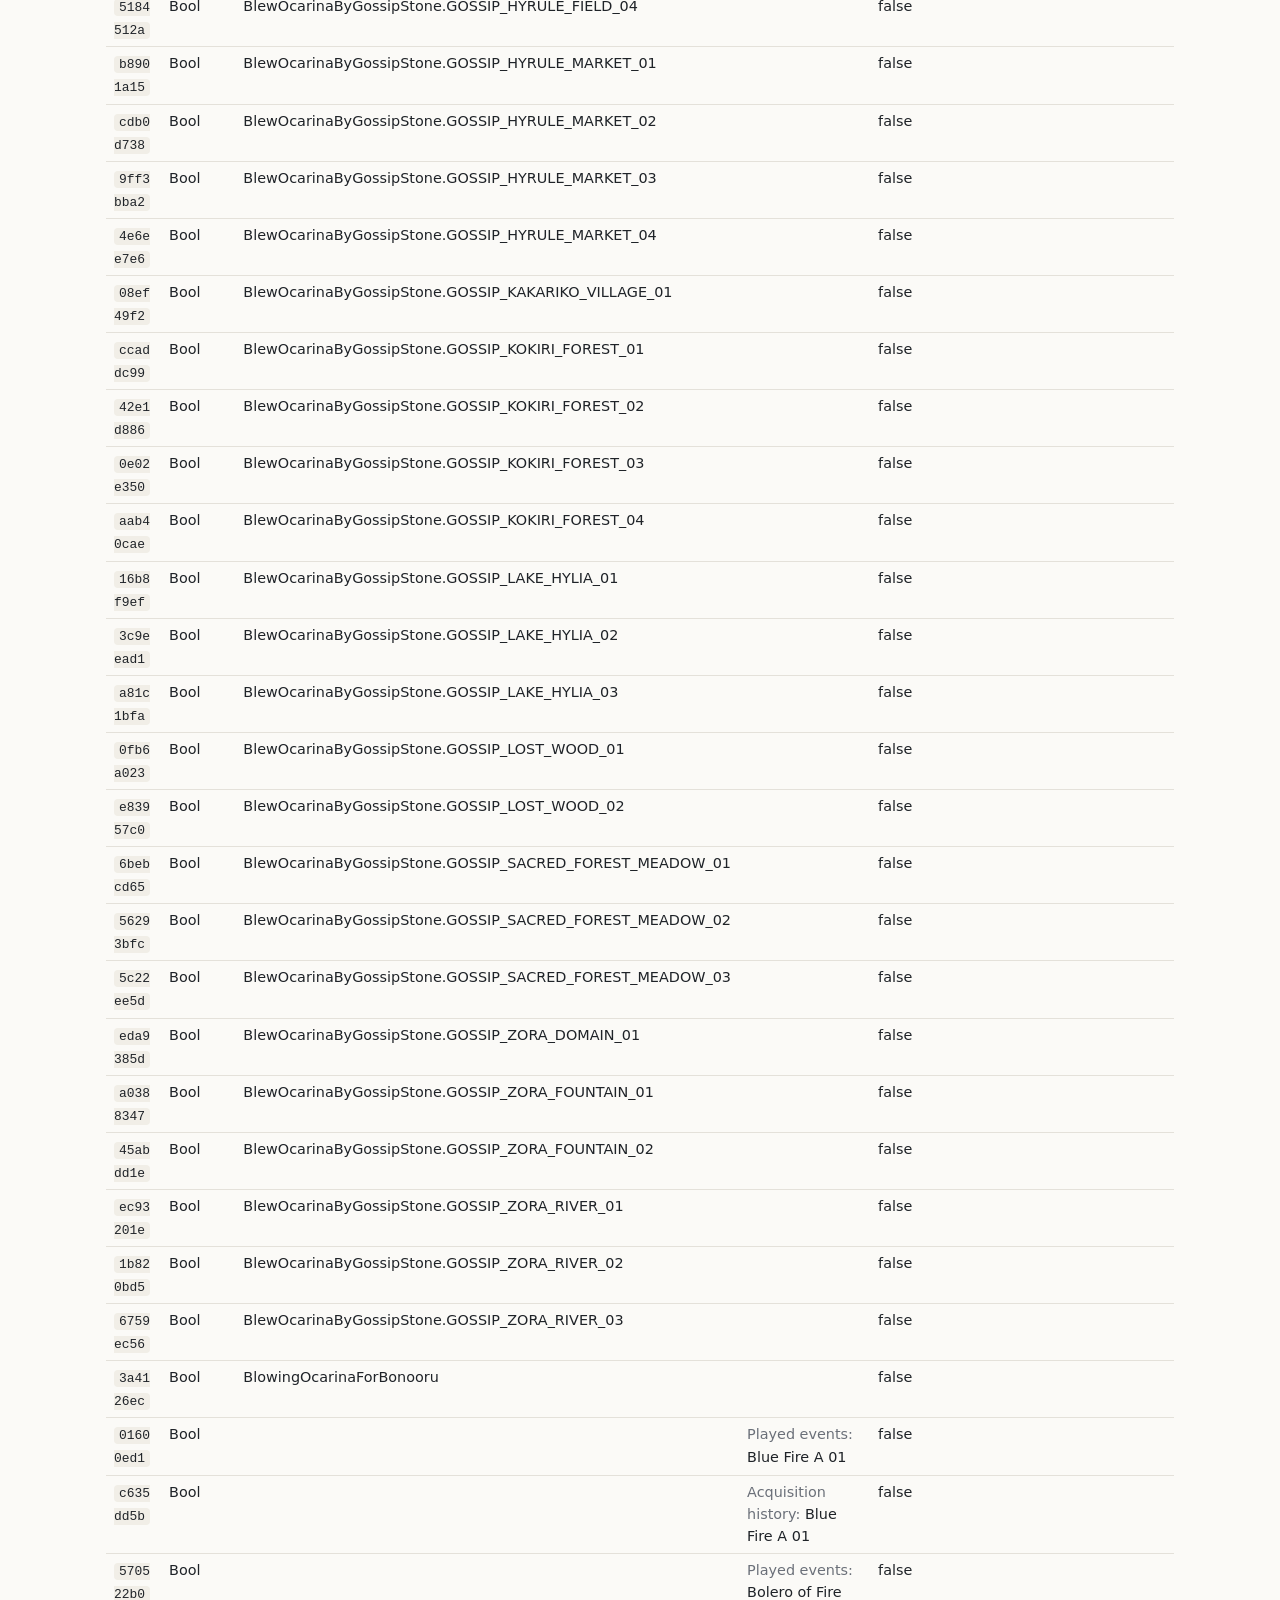
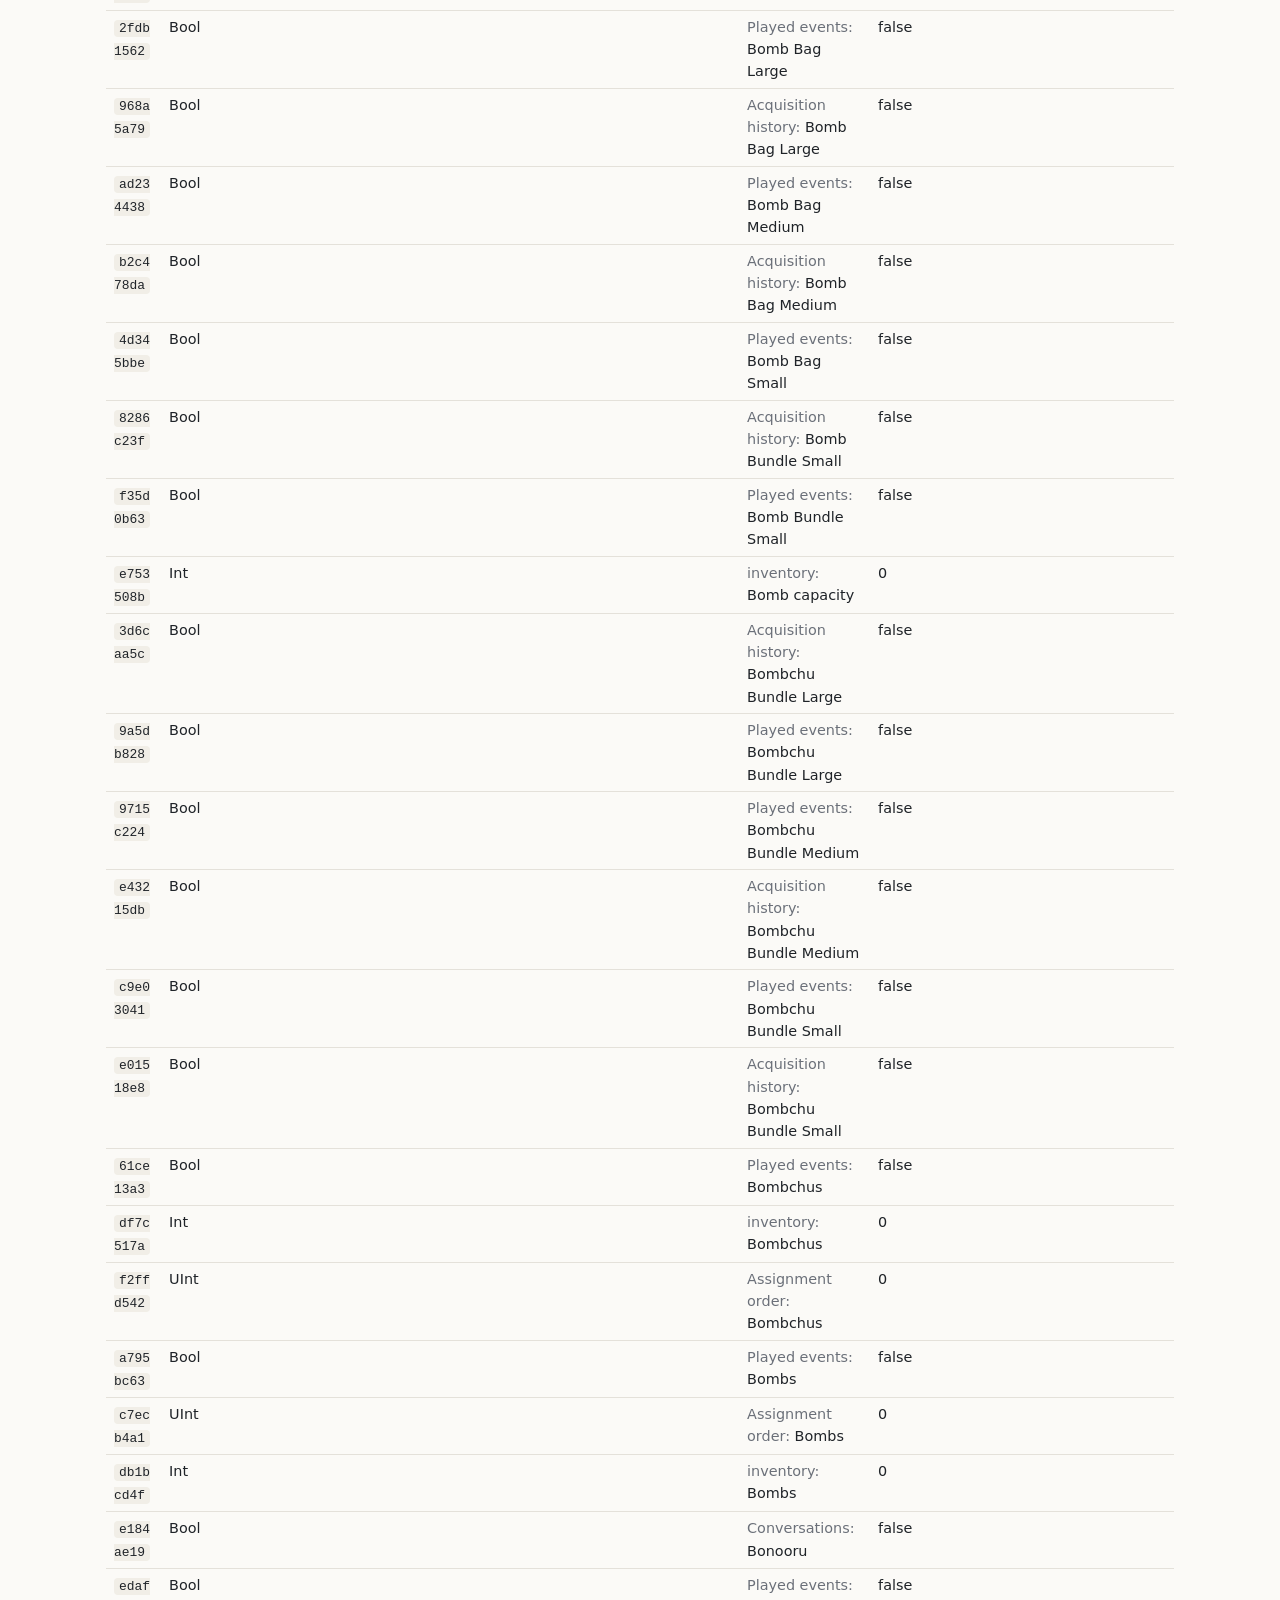
<file: docs/fields.html>
<!doctype html>
<html lang="en"><head><meta charset="utf-8"><meta name="viewport" content="width=device-width, initial-scale=1">
<title>Save fields</title><link rel="stylesheet" href="style.css"></head>
<body><nav><a href="index.html">overview</a><a href="fields.html">save fields</a><a href="quests.html">quests</a><a href="guides.html">tutorials</a></nav>
<main>
<h1>Save fields</h1>
<p>Every field in the game's <code>GameDataList</code> (romfs <code>GameData/GameDataList.Product.110.byml.zs</code>).
Each field is keyed by the MurmurHash3 (seed 0) of its name. <b>Name</b> is the game's own name, recovered by
hashing strings found in the game's scripts; <b>editor title</b> comes from the onif save editor where known.
Fields with 64-bit keys (Bool64bitKey) aren't listed.</p>
<div class="controls">
  <input id="q" type="search" placeholder="search name, title or hash (e.g. ocarina, StoneOfForest, 76b18200)" autofocus>
  <select id="type"><option value="">all types</option></select>
  <label><input id="named" type="checkbox" checked> named only</label>
  <span id="count" class="dim"></span>
</div>
<div class="table-wrap"><table><thead><tr><th>hash</th><th>type</th><th>name</th><th>editor title</th><th>default</th></tr></thead>
<tbody id="rows"></tbody></table></div>
<p id="more" class="dim"></p>
</main>
<script src="fields.js"></script>
<script>
const F = window.FIELDS || [], LIMIT = 500;
const q = document.getElementById("q"), type = document.getElementById("type"), named = document.getElementById("named");
[...new Set(F.map(f => f.t))].sort().forEach(t => type.add(new Option(t, t)));
const esc = s => String(s ?? "").replace(/[&<>"]/g, c => ({"&":"&amp;","<":"&lt;",">":"&gt;",'"':"&quot;"}[c]));
function render() {
  const words = q.value.toLowerCase().split(/\s+/).filter(Boolean), t = type.value;
  const hits = F.filter(f => (!t || f.t === t) && (!named.checked || f.n || f.e) &&
    words.every(w => (f.n + " " + f.g + " " + f.e + " " + f.h + " " + (f.v || []).join(" ")).toLowerCase().includes(w)));
  document.getElementById("count").textContent = hits.length + " of " + F.length;
  document.getElementById("rows").innerHTML = hits.slice(0, LIMIT).map(f => {
    let d = f.v ? f.v.join(" · ") : (f.m != null ? f.m + " members" : f.d);
    return `<tr><td><code>${f.h}</code></td><td>${f.t}</td><td>${esc(f.n)}</td>` +
           `<td>${f.g ? `<span class=dim>${esc(f.g)}:</span> ` : ""}${esc(f.e)}</td><td>${esc(d)}</td></tr>`;
  }).join("");
  document.getElementById("more").textContent = hits.length > LIMIT ? `showing the first ${LIMIT}; refine the search to see more` : "";
}
[q, type, named].forEach(el => el.addEventListener("input", render));
render();
</script>
</body></html>
</file>
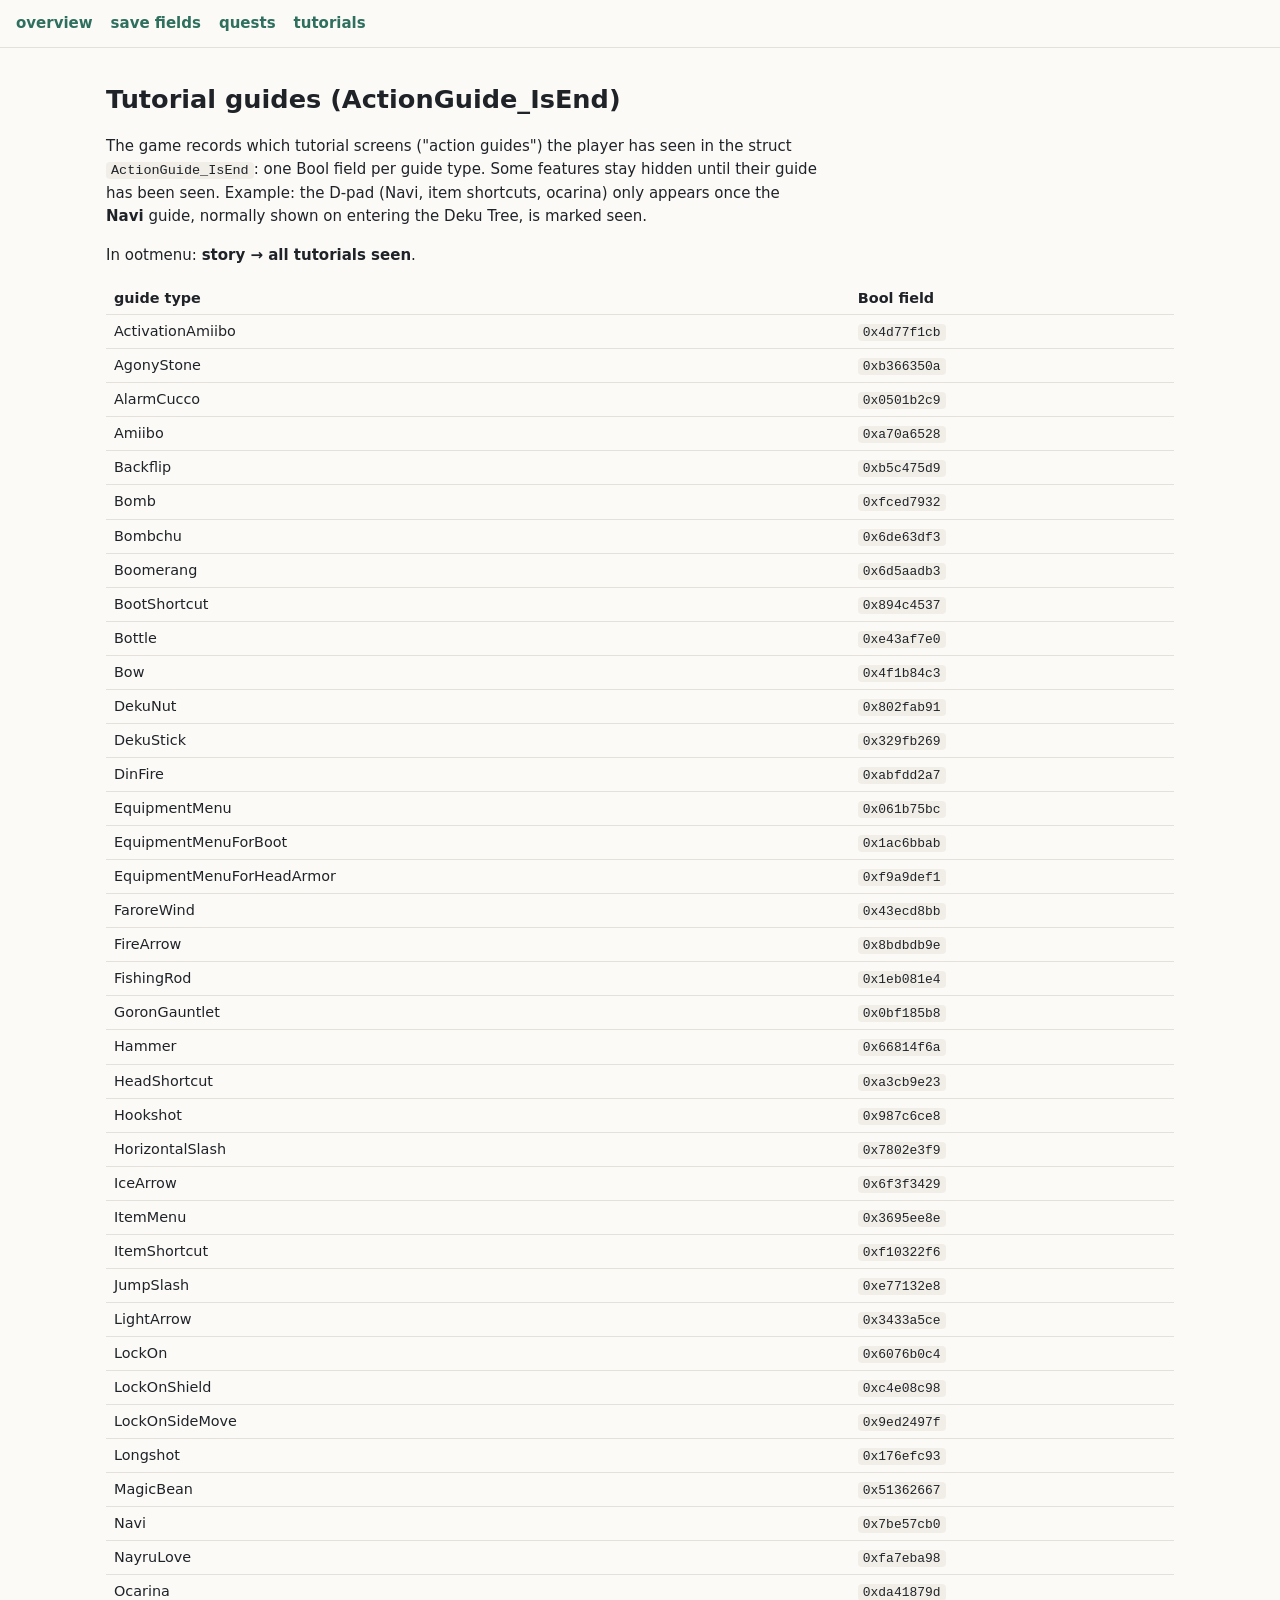
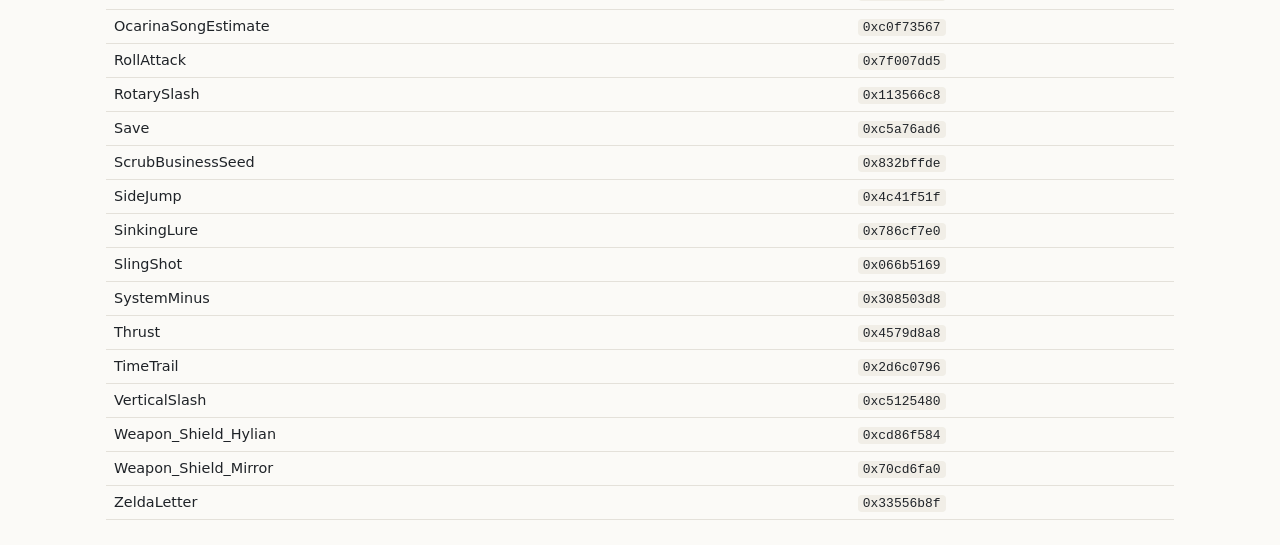
<file: docs/guides.html>
<!doctype html>
<html lang="en"><head><meta charset="utf-8"><meta name="viewport" content="width=device-width, initial-scale=1">
<title>Tutorial guides</title><link rel="stylesheet" href="style.css"></head>
<body><nav><a href="index.html">overview</a><a href="fields.html">save fields</a><a href="quests.html">quests</a><a href="guides.html">tutorials</a></nav>
<main>
<h1>Tutorial guides (ActionGuide_IsEnd)</h1>
<p>The game records which tutorial screens ("action guides") the player has seen in the struct
<code>ActionGuide_IsEnd</code>: one Bool field per guide type. Some features stay hidden until their guide
has been seen. Example: the D-pad (Navi, item shortcuts, ocarina) only appears once the <b>Navi</b> guide,
normally shown on entering the Deku Tree, is marked seen.</p>
<p>In ootmenu: <b>story &rarr; all tutorials seen</b>.</p>
<table><thead><tr><th>guide type</th><th>Bool field</th></tr></thead><tbody><tr><td>ActivationAmiibo</td><td><code>0x4d77f1cb</code></td></tr><tr><td>AgonyStone</td><td><code>0xb366350a</code></td></tr><tr><td>AlarmCucco</td><td><code>0x0501b2c9</code></td></tr><tr><td>Amiibo</td><td><code>0xa70a6528</code></td></tr><tr><td>Backflip</td><td><code>0xb5c475d9</code></td></tr><tr><td>Bomb</td><td><code>0xfced7932</code></td></tr><tr><td>Bombchu</td><td><code>0x6de63df3</code></td></tr><tr><td>Boomerang</td><td><code>0x6d5aadb3</code></td></tr><tr><td>BootShortcut</td><td><code>0x894c4537</code></td></tr><tr><td>Bottle</td><td><code>0xe43af7e0</code></td></tr><tr><td>Bow</td><td><code>0x4f1b84c3</code></td></tr><tr><td>DekuNut</td><td><code>0x802fab91</code></td></tr><tr><td>DekuStick</td><td><code>0x329fb269</code></td></tr><tr><td>DinFire</td><td><code>0xabfdd2a7</code></td></tr><tr><td>EquipmentMenu</td><td><code>0x061b75bc</code></td></tr><tr><td>EquipmentMenuForBoot</td><td><code>0x1ac6bbab</code></td></tr><tr><td>EquipmentMenuForHeadArmor</td><td><code>0xf9a9def1</code></td></tr><tr><td>FaroreWind</td><td><code>0x43ecd8bb</code></td></tr><tr><td>FireArrow</td><td><code>0x8bdbdb9e</code></td></tr><tr><td>FishingRod</td><td><code>0x1eb081e4</code></td></tr><tr><td>GoronGauntlet</td><td><code>0x0bf185b8</code></td></tr><tr><td>Hammer</td><td><code>0x66814f6a</code></td></tr><tr><td>HeadShortcut</td><td><code>0xa3cb9e23</code></td></tr><tr><td>Hookshot</td><td><code>0x987c6ce8</code></td></tr><tr><td>HorizontalSlash</td><td><code>0x7802e3f9</code></td></tr><tr><td>IceArrow</td><td><code>0x6f3f3429</code></td></tr><tr><td>ItemMenu</td><td><code>0x3695ee8e</code></td></tr><tr><td>ItemShortcut</td><td><code>0xf10322f6</code></td></tr><tr><td>JumpSlash</td><td><code>0xe77132e8</code></td></tr><tr><td>LightArrow</td><td><code>0x3433a5ce</code></td></tr><tr><td>LockOn</td><td><code>0x6076b0c4</code></td></tr><tr><td>LockOnShield</td><td><code>0xc4e08c98</code></td></tr><tr><td>LockOnSideMove</td><td><code>0x9ed2497f</code></td></tr><tr><td>Longshot</td><td><code>0x176efc93</code></td></tr><tr><td>MagicBean</td><td><code>0x51362667</code></td></tr><tr><td>Navi</td><td><code>0x7be57cb0</code></td></tr><tr><td>NayruLove</td><td><code>0xfa7eba98</code></td></tr><tr><td>Ocarina</td><td><code>0xda41879d</code></td></tr><tr><td>OcarinaSongEstimate</td><td><code>0xc0f73567</code></td></tr><tr><td>RollAttack</td><td><code>0x7f007dd5</code></td></tr><tr><td>RotarySlash</td><td><code>0x113566c8</code></td></tr><tr><td>Save</td><td><code>0xc5a76ad6</code></td></tr><tr><td>ScrubBusinessSeed</td><td><code>0x832bffde</code></td></tr><tr><td>SideJump</td><td><code>0x4c41f51f</code></td></tr><tr><td>SinkingLure</td><td><code>0x786cf7e0</code></td></tr><tr><td>SlingShot</td><td><code>0x066b5169</code></td></tr><tr><td>SystemMinus</td><td><code>0x308503d8</code></td></tr><tr><td>Thrust</td><td><code>0x4579d8a8</code></td></tr><tr><td>TimeTrail</td><td><code>0x2d6c0796</code></td></tr><tr><td>VerticalSlash</td><td><code>0xc5125480</code></td></tr><tr><td>Weapon_Shield_Hylian</td><td><code>0xcd86f584</code></td></tr><tr><td>Weapon_Shield_Mirror</td><td><code>0x70cd6fa0</code></td></tr><tr><td>ZeldaLetter</td><td><code>0x33556b8f</code></td></tr></tbody></table></main></body></html>
</file>
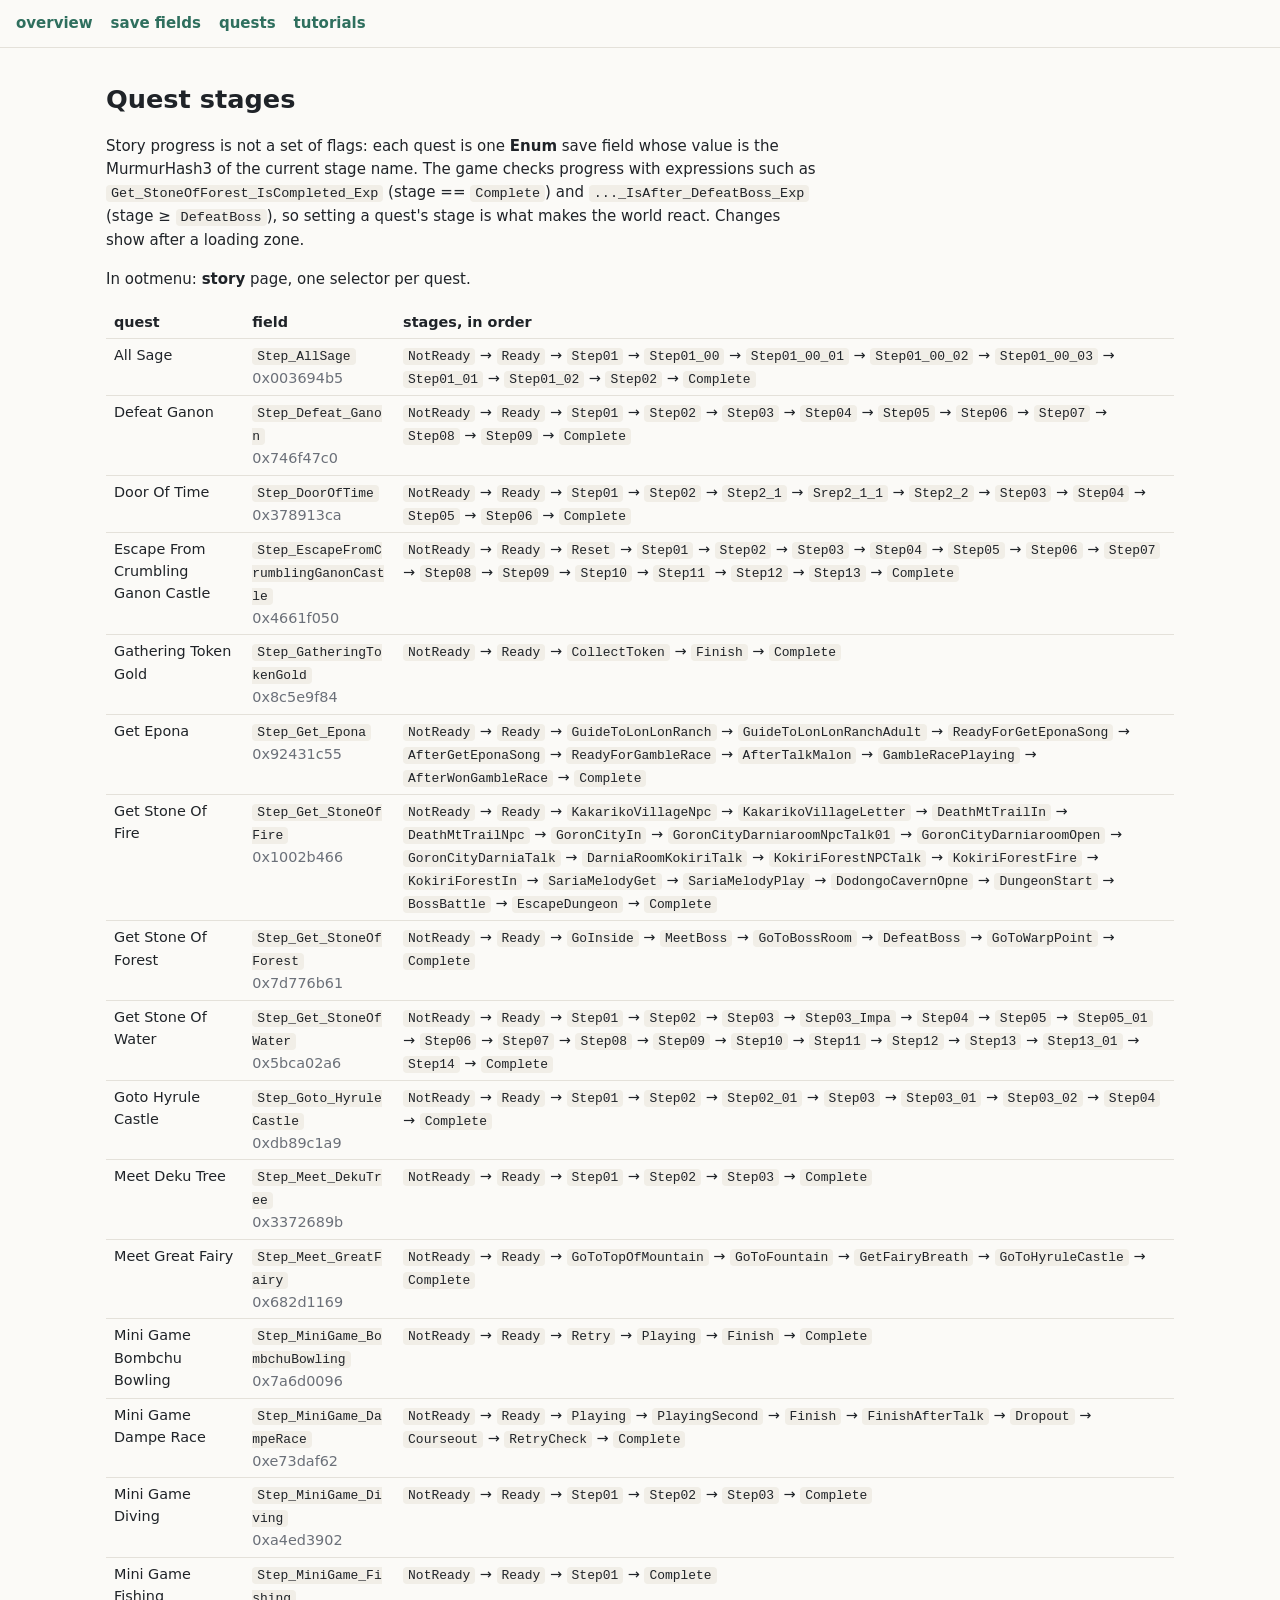
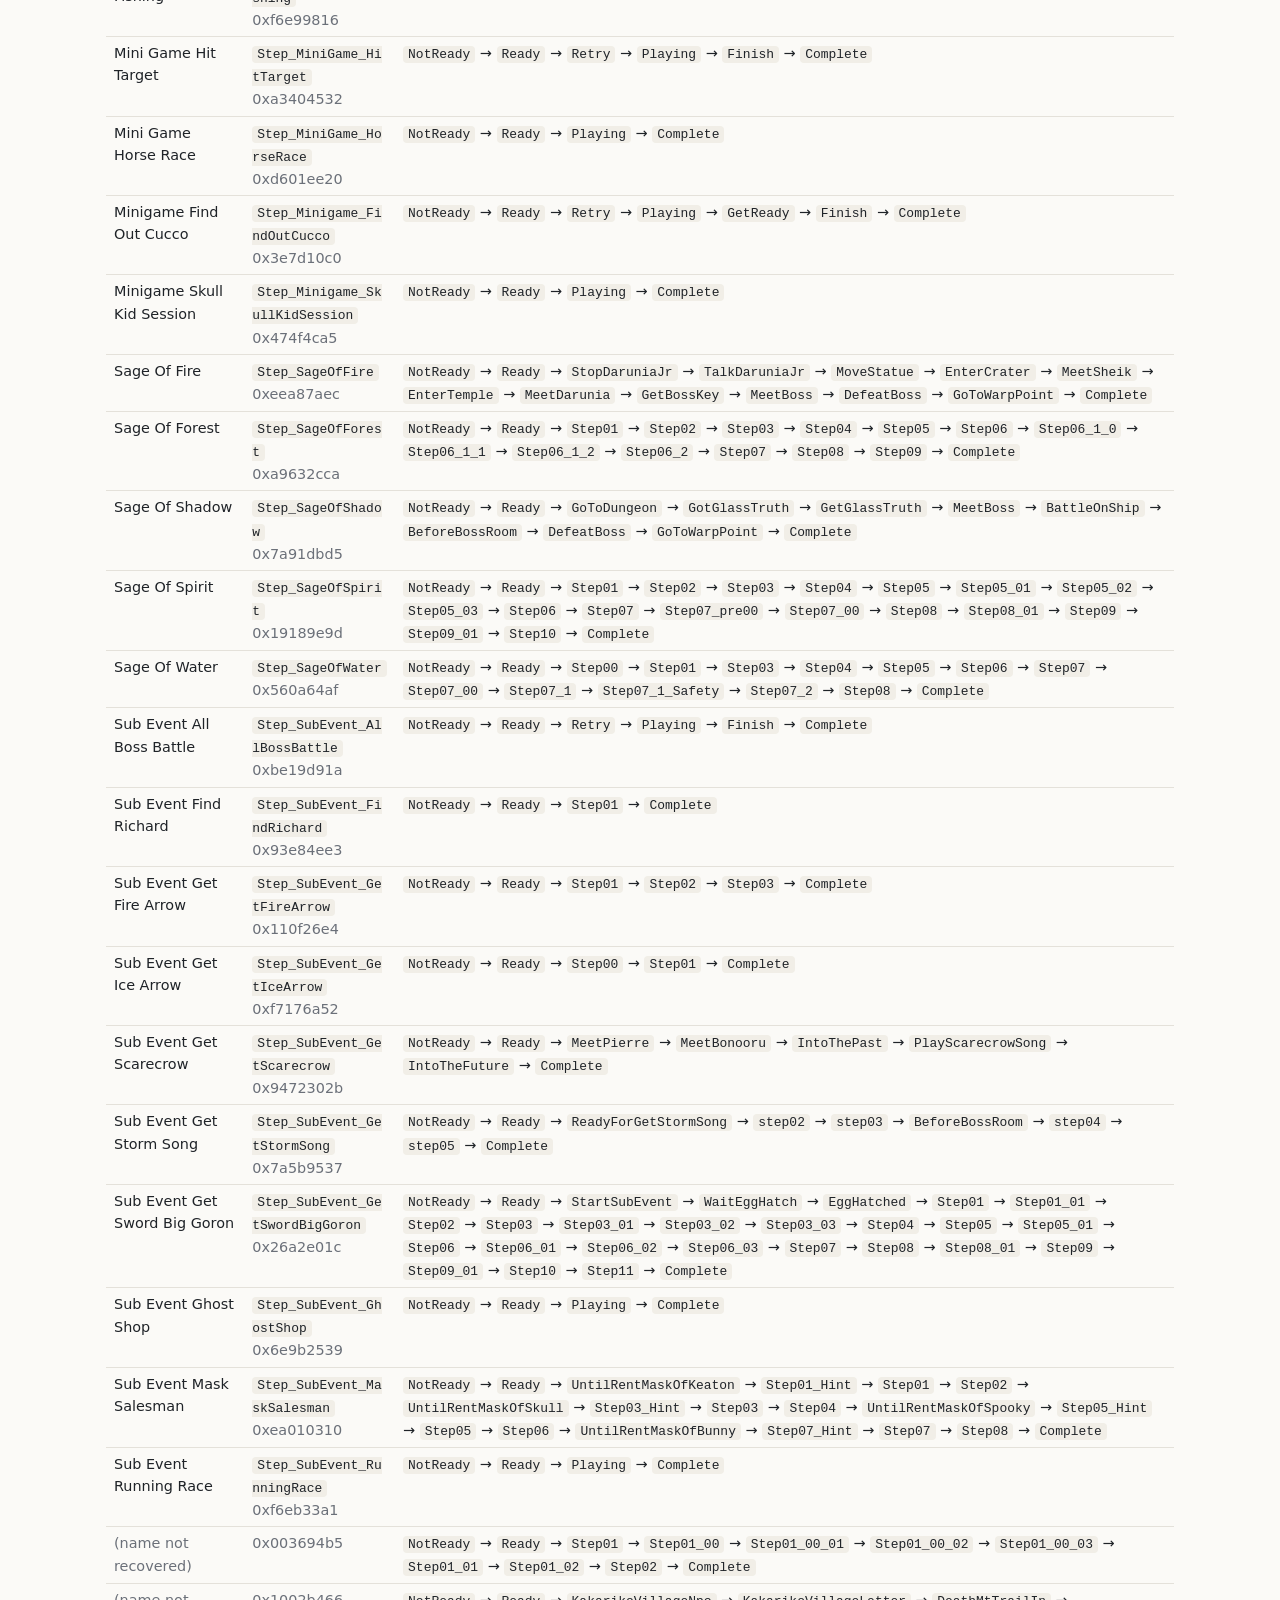
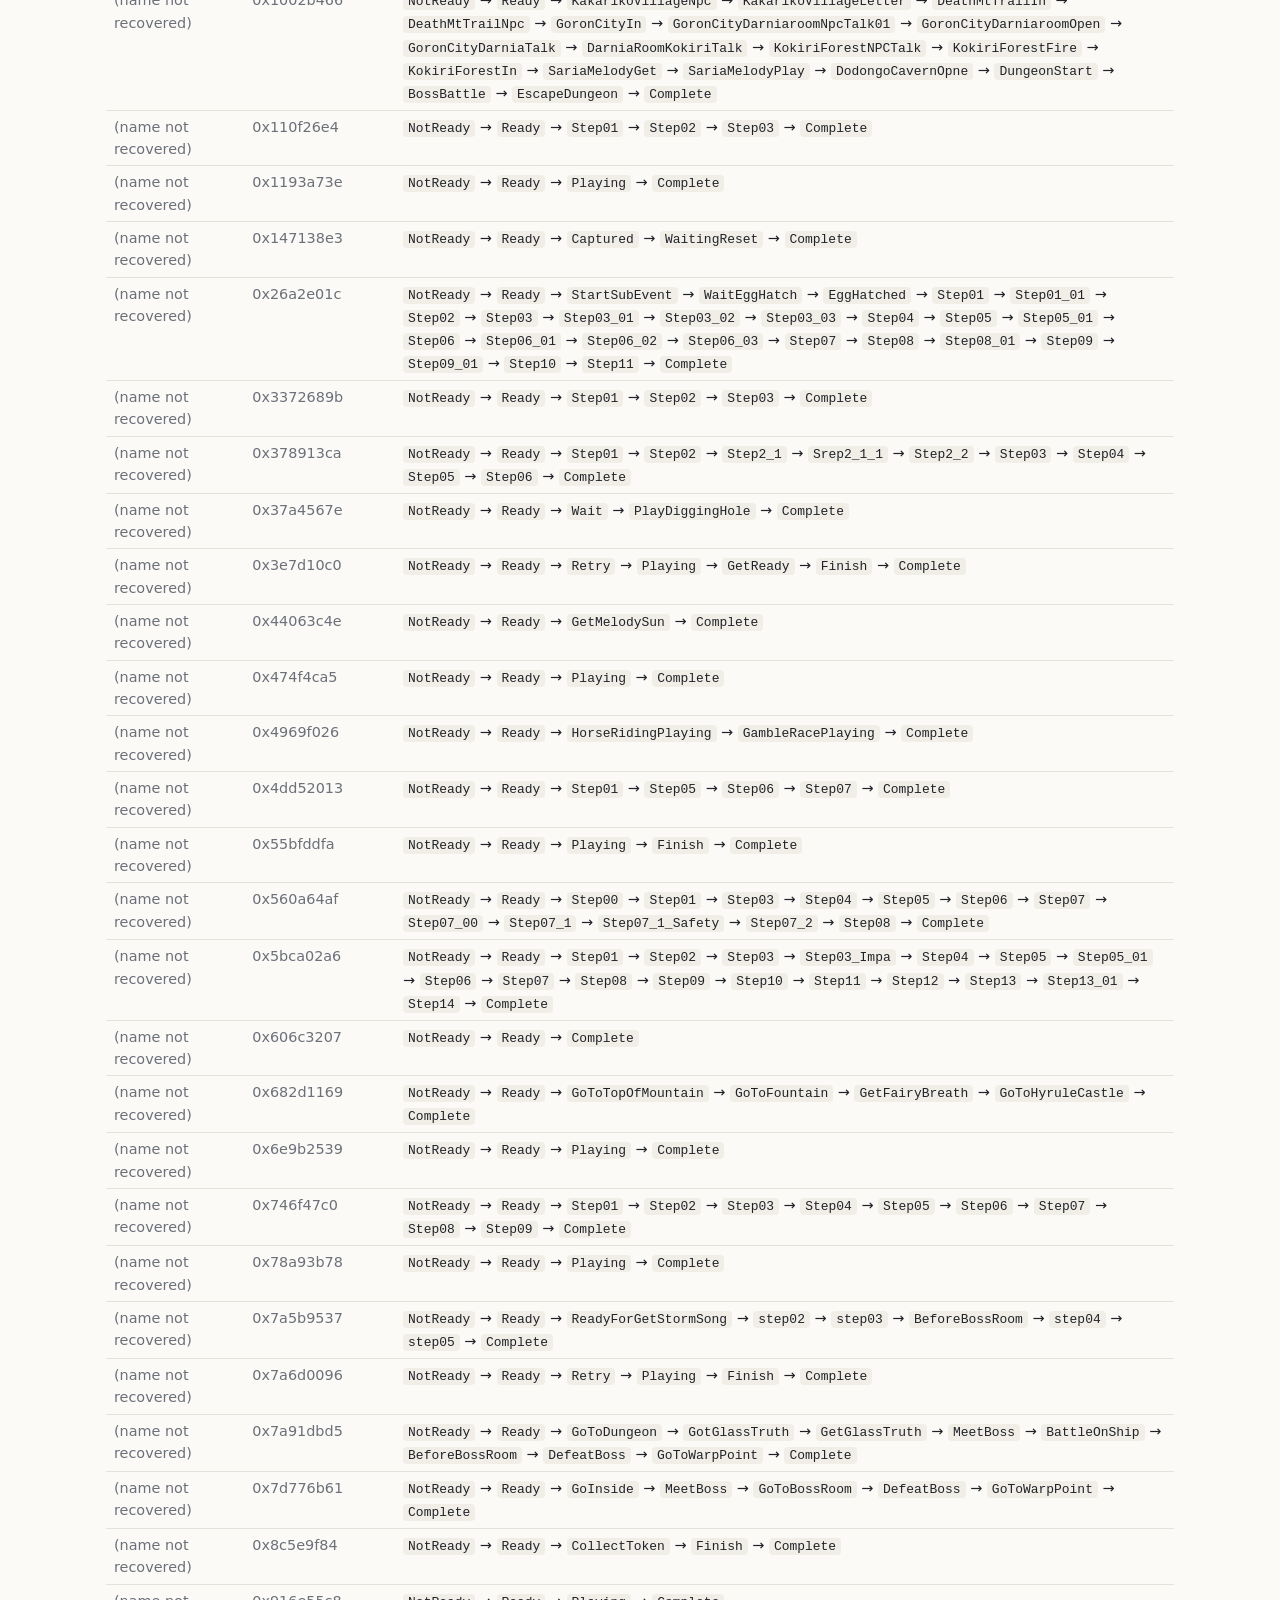
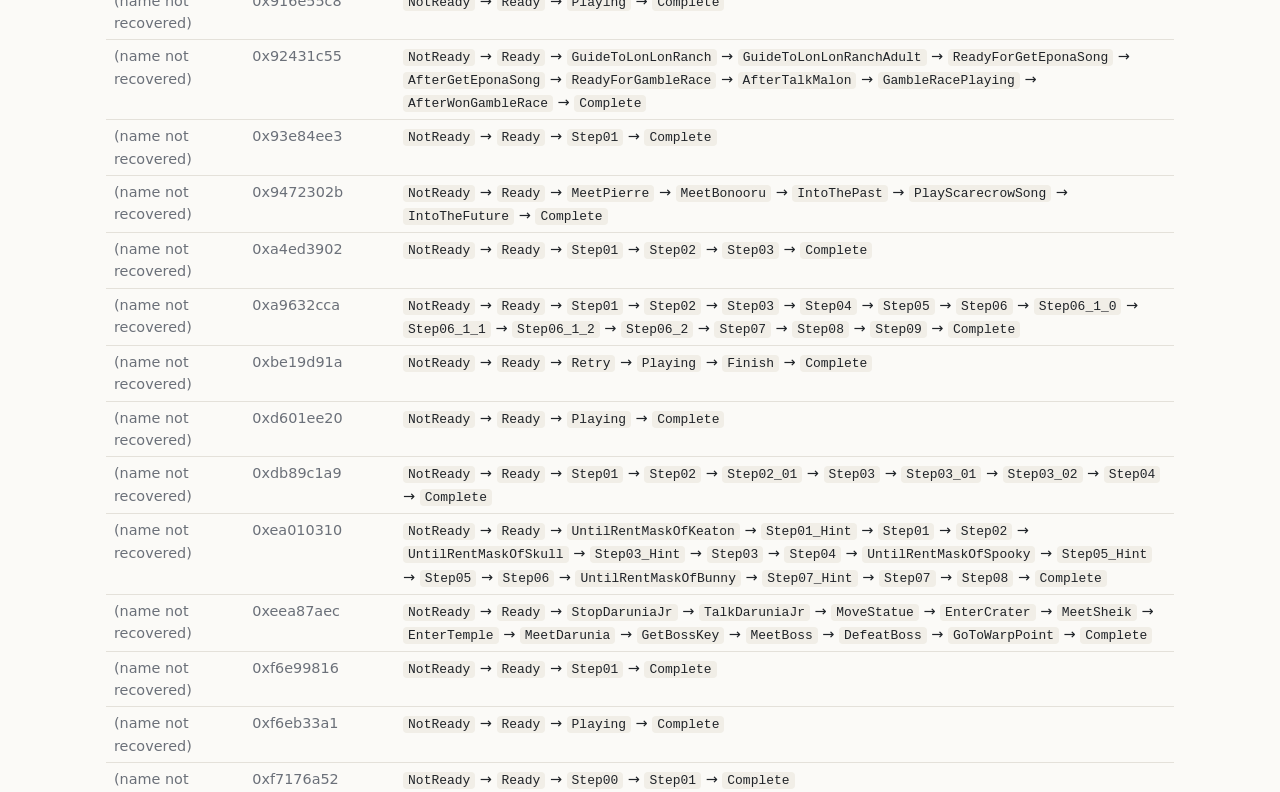
<file: docs/quests.html>
<!doctype html>
<html lang="en"><head><meta charset="utf-8"><meta name="viewport" content="width=device-width, initial-scale=1">
<title>Quest stages</title><link rel="stylesheet" href="style.css"></head>
<body><nav><a href="index.html">overview</a><a href="fields.html">save fields</a><a href="quests.html">quests</a><a href="guides.html">tutorials</a></nav>
<main>
<h1>Quest stages</h1>
<p>Story progress is not a set of flags: each quest is one <b>Enum</b> save field whose value is the
MurmurHash3 of the current stage name. The game checks progress with expressions such as
<code>Get_StoneOfForest_IsCompleted_Exp</code> (stage == <code>Complete</code>) and
<code>..._IsAfter_DefeatBoss_Exp</code> (stage &ge; <code>DefeatBoss</code>), so setting a quest's
stage is what makes the world react. Changes show after a loading zone.</p>
<p>In ootmenu: <b>story</b> page, one selector per quest.</p>
<table><thead><tr><th>quest</th><th>field</th><th>stages, in order</th></tr></thead><tbody>
<tr><td>All Sage</td><td><code>Step_AllSage</code><br><span class=dim>0x003694b5</span></td><td><code>NotReady</code> &rarr; <code>Ready</code> &rarr; <code>Step01</code> &rarr; <code>Step01_00</code> &rarr; <code>Step01_00_01</code> &rarr; <code>Step01_00_02</code> &rarr; <code>Step01_00_03</code> &rarr; <code>Step01_01</code> &rarr; <code>Step01_02</code> &rarr; <code>Step02</code> &rarr; <code>Complete</code></td></tr><tr><td>Defeat Ganon</td><td><code>Step_Defeat_Ganon</code><br><span class=dim>0x746f47c0</span></td><td><code>NotReady</code> &rarr; <code>Ready</code> &rarr; <code>Step01</code> &rarr; <code>Step02</code> &rarr; <code>Step03</code> &rarr; <code>Step04</code> &rarr; <code>Step05</code> &rarr; <code>Step06</code> &rarr; <code>Step07</code> &rarr; <code>Step08</code> &rarr; <code>Step09</code> &rarr; <code>Complete</code></td></tr><tr><td>Door Of Time</td><td><code>Step_DoorOfTime</code><br><span class=dim>0x378913ca</span></td><td><code>NotReady</code> &rarr; <code>Ready</code> &rarr; <code>Step01</code> &rarr; <code>Step02</code> &rarr; <code>Step2_1</code> &rarr; <code>Srep2_1_1</code> &rarr; <code>Step2_2</code> &rarr; <code>Step03</code> &rarr; <code>Step04</code> &rarr; <code>Step05</code> &rarr; <code>Step06</code> &rarr; <code>Complete</code></td></tr><tr><td>Escape From Crumbling Ganon Castle</td><td><code>Step_EscapeFromCrumblingGanonCastle</code><br><span class=dim>0x4661f050</span></td><td><code>NotReady</code> &rarr; <code>Ready</code> &rarr; <code>Reset</code> &rarr; <code>Step01</code> &rarr; <code>Step02</code> &rarr; <code>Step03</code> &rarr; <code>Step04</code> &rarr; <code>Step05</code> &rarr; <code>Step06</code> &rarr; <code>Step07</code> &rarr; <code>Step08</code> &rarr; <code>Step09</code> &rarr; <code>Step10</code> &rarr; <code>Step11</code> &rarr; <code>Step12</code> &rarr; <code>Step13</code> &rarr; <code>Complete</code></td></tr><tr><td>Gathering Token Gold</td><td><code>Step_GatheringTokenGold</code><br><span class=dim>0x8c5e9f84</span></td><td><code>NotReady</code> &rarr; <code>Ready</code> &rarr; <code>CollectToken</code> &rarr; <code>Finish</code> &rarr; <code>Complete</code></td></tr><tr><td>Get Epona</td><td><code>Step_Get_Epona</code><br><span class=dim>0x92431c55</span></td><td><code>NotReady</code> &rarr; <code>Ready</code> &rarr; <code>GuideToLonLonRanch</code> &rarr; <code>GuideToLonLonRanchAdult</code> &rarr; <code>ReadyForGetEponaSong</code> &rarr; <code>AfterGetEponaSong</code> &rarr; <code>ReadyForGambleRace</code> &rarr; <code>AfterTalkMalon</code> &rarr; <code>GambleRacePlaying</code> &rarr; <code>AfterWonGambleRace</code> &rarr; <code>Complete</code></td></tr><tr><td>Get Stone Of Fire</td><td><code>Step_Get_StoneOfFire</code><br><span class=dim>0x1002b466</span></td><td><code>NotReady</code> &rarr; <code>Ready</code> &rarr; <code>KakarikoVillageNpc</code> &rarr; <code>KakarikoVillageLetter</code> &rarr; <code>DeathMtTrailIn</code> &rarr; <code>DeathMtTrailNpc</code> &rarr; <code>GoronCityIn</code> &rarr; <code>GoronCityDarniaroomNpcTalk01</code> &rarr; <code>GoronCityDarniaroomOpen</code> &rarr; <code>GoronCityDarniaTalk</code> &rarr; <code>DarniaRoomKokiriTalk</code> &rarr; <code>KokiriForestNPCTalk</code> &rarr; <code>KokiriForestFire</code> &rarr; <code>KokiriForestIn</code> &rarr; <code>SariaMelodyGet</code> &rarr; <code>SariaMelodyPlay</code> &rarr; <code>DodongoCavernOpne</code> &rarr; <code>DungeonStart</code> &rarr; <code>BossBattle</code> &rarr; <code>EscapeDungeon</code> &rarr; <code>Complete</code></td></tr><tr><td>Get Stone Of Forest</td><td><code>Step_Get_StoneOfForest</code><br><span class=dim>0x7d776b61</span></td><td><code>NotReady</code> &rarr; <code>Ready</code> &rarr; <code>GoInside</code> &rarr; <code>MeetBoss</code> &rarr; <code>GoToBossRoom</code> &rarr; <code>DefeatBoss</code> &rarr; <code>GoToWarpPoint</code> &rarr; <code>Complete</code></td></tr><tr><td>Get Stone Of Water</td><td><code>Step_Get_StoneOfWater</code><br><span class=dim>0x5bca02a6</span></td><td><code>NotReady</code> &rarr; <code>Ready</code> &rarr; <code>Step01</code> &rarr; <code>Step02</code> &rarr; <code>Step03</code> &rarr; <code>Step03_Impa</code> &rarr; <code>Step04</code> &rarr; <code>Step05</code> &rarr; <code>Step05_01</code> &rarr; <code>Step06</code> &rarr; <code>Step07</code> &rarr; <code>Step08</code> &rarr; <code>Step09</code> &rarr; <code>Step10</code> &rarr; <code>Step11</code> &rarr; <code>Step12</code> &rarr; <code>Step13</code> &rarr; <code>Step13_01</code> &rarr; <code>Step14</code> &rarr; <code>Complete</code></td></tr><tr><td>Goto Hyrule Castle</td><td><code>Step_Goto_HyruleCastle</code><br><span class=dim>0xdb89c1a9</span></td><td><code>NotReady</code> &rarr; <code>Ready</code> &rarr; <code>Step01</code> &rarr; <code>Step02</code> &rarr; <code>Step02_01</code> &rarr; <code>Step03</code> &rarr; <code>Step03_01</code> &rarr; <code>Step03_02</code> &rarr; <code>Step04</code> &rarr; <code>Complete</code></td></tr><tr><td>Meet Deku Tree</td><td><code>Step_Meet_DekuTree</code><br><span class=dim>0x3372689b</span></td><td><code>NotReady</code> &rarr; <code>Ready</code> &rarr; <code>Step01</code> &rarr; <code>Step02</code> &rarr; <code>Step03</code> &rarr; <code>Complete</code></td></tr><tr><td>Meet Great Fairy</td><td><code>Step_Meet_GreatFairy</code><br><span class=dim>0x682d1169</span></td><td><code>NotReady</code> &rarr; <code>Ready</code> &rarr; <code>GoToTopOfMountain</code> &rarr; <code>GoToFountain</code> &rarr; <code>GetFairyBreath</code> &rarr; <code>GoToHyruleCastle</code> &rarr; <code>Complete</code></td></tr><tr><td>Mini Game Bombchu Bowling</td><td><code>Step_MiniGame_BombchuBowling</code><br><span class=dim>0x7a6d0096</span></td><td><code>NotReady</code> &rarr; <code>Ready</code> &rarr; <code>Retry</code> &rarr; <code>Playing</code> &rarr; <code>Finish</code> &rarr; <code>Complete</code></td></tr><tr><td>Mini Game Dampe Race</td><td><code>Step_MiniGame_DampeRace</code><br><span class=dim>0xe73daf62</span></td><td><code>NotReady</code> &rarr; <code>Ready</code> &rarr; <code>Playing</code> &rarr; <code>PlayingSecond</code> &rarr; <code>Finish</code> &rarr; <code>FinishAfterTalk</code> &rarr; <code>Dropout</code> &rarr; <code>Courseout</code> &rarr; <code>RetryCheck</code> &rarr; <code>Complete</code></td></tr><tr><td>Mini Game Diving</td><td><code>Step_MiniGame_Diving</code><br><span class=dim>0xa4ed3902</span></td><td><code>NotReady</code> &rarr; <code>Ready</code> &rarr; <code>Step01</code> &rarr; <code>Step02</code> &rarr; <code>Step03</code> &rarr; <code>Complete</code></td></tr><tr><td>Mini Game Fishing</td><td><code>Step_MiniGame_Fishing</code><br><span class=dim>0xf6e99816</span></td><td><code>NotReady</code> &rarr; <code>Ready</code> &rarr; <code>Step01</code> &rarr; <code>Complete</code></td></tr><tr><td>Mini Game Hit Target</td><td><code>Step_MiniGame_HitTarget</code><br><span class=dim>0xa3404532</span></td><td><code>NotReady</code> &rarr; <code>Ready</code> &rarr; <code>Retry</code> &rarr; <code>Playing</code> &rarr; <code>Finish</code> &rarr; <code>Complete</code></td></tr><tr><td>Mini Game Horse Race</td><td><code>Step_MiniGame_HorseRace</code><br><span class=dim>0xd601ee20</span></td><td><code>NotReady</code> &rarr; <code>Ready</code> &rarr; <code>Playing</code> &rarr; <code>Complete</code></td></tr><tr><td>Minigame Find Out Cucco</td><td><code>Step_Minigame_FindOutCucco</code><br><span class=dim>0x3e7d10c0</span></td><td><code>NotReady</code> &rarr; <code>Ready</code> &rarr; <code>Retry</code> &rarr; <code>Playing</code> &rarr; <code>GetReady</code> &rarr; <code>Finish</code> &rarr; <code>Complete</code></td></tr><tr><td>Minigame Skull Kid Session</td><td><code>Step_Minigame_SkullKidSession</code><br><span class=dim>0x474f4ca5</span></td><td><code>NotReady</code> &rarr; <code>Ready</code> &rarr; <code>Playing</code> &rarr; <code>Complete</code></td></tr><tr><td>Sage Of Fire</td><td><code>Step_SageOfFire</code><br><span class=dim>0xeea87aec</span></td><td><code>NotReady</code> &rarr; <code>Ready</code> &rarr; <code>StopDaruniaJr</code> &rarr; <code>TalkDaruniaJr</code> &rarr; <code>MoveStatue</code> &rarr; <code>EnterCrater</code> &rarr; <code>MeetSheik</code> &rarr; <code>EnterTemple</code> &rarr; <code>MeetDarunia</code> &rarr; <code>GetBossKey</code> &rarr; <code>MeetBoss</code> &rarr; <code>DefeatBoss</code> &rarr; <code>GoToWarpPoint</code> &rarr; <code>Complete</code></td></tr><tr><td>Sage Of Forest</td><td><code>Step_SageOfForest</code><br><span class=dim>0xa9632cca</span></td><td><code>NotReady</code> &rarr; <code>Ready</code> &rarr; <code>Step01</code> &rarr; <code>Step02</code> &rarr; <code>Step03</code> &rarr; <code>Step04</code> &rarr; <code>Step05</code> &rarr; <code>Step06</code> &rarr; <code>Step06_1_0</code> &rarr; <code>Step06_1_1</code> &rarr; <code>Step06_1_2</code> &rarr; <code>Step06_2</code> &rarr; <code>Step07</code> &rarr; <code>Step08</code> &rarr; <code>Step09</code> &rarr; <code>Complete</code></td></tr><tr><td>Sage Of Shadow</td><td><code>Step_SageOfShadow</code><br><span class=dim>0x7a91dbd5</span></td><td><code>NotReady</code> &rarr; <code>Ready</code> &rarr; <code>GoToDungeon</code> &rarr; <code>GotGlassTruth</code> &rarr; <code>GetGlassTruth</code> &rarr; <code>MeetBoss</code> &rarr; <code>BattleOnShip</code> &rarr; <code>BeforeBossRoom</code> &rarr; <code>DefeatBoss</code> &rarr; <code>GoToWarpPoint</code> &rarr; <code>Complete</code></td></tr><tr><td>Sage Of Spirit</td><td><code>Step_SageOfSpirit</code><br><span class=dim>0x19189e9d</span></td><td><code>NotReady</code> &rarr; <code>Ready</code> &rarr; <code>Step01</code> &rarr; <code>Step02</code> &rarr; <code>Step03</code> &rarr; <code>Step04</code> &rarr; <code>Step05</code> &rarr; <code>Step05_01</code> &rarr; <code>Step05_02</code> &rarr; <code>Step05_03</code> &rarr; <code>Step06</code> &rarr; <code>Step07</code> &rarr; <code>Step07_pre00</code> &rarr; <code>Step07_00</code> &rarr; <code>Step08</code> &rarr; <code>Step08_01</code> &rarr; <code>Step09</code> &rarr; <code>Step09_01</code> &rarr; <code>Step10</code> &rarr; <code>Complete</code></td></tr><tr><td>Sage Of Water</td><td><code>Step_SageOfWater</code><br><span class=dim>0x560a64af</span></td><td><code>NotReady</code> &rarr; <code>Ready</code> &rarr; <code>Step00</code> &rarr; <code>Step01</code> &rarr; <code>Step03</code> &rarr; <code>Step04</code> &rarr; <code>Step05</code> &rarr; <code>Step06</code> &rarr; <code>Step07</code> &rarr; <code>Step07_00</code> &rarr; <code>Step07_1</code> &rarr; <code>Step07_1_Safety</code> &rarr; <code>Step07_2</code> &rarr; <code>Step08</code> &rarr; <code>Complete</code></td></tr><tr><td>Sub Event All Boss Battle</td><td><code>Step_SubEvent_AllBossBattle</code><br><span class=dim>0xbe19d91a</span></td><td><code>NotReady</code> &rarr; <code>Ready</code> &rarr; <code>Retry</code> &rarr; <code>Playing</code> &rarr; <code>Finish</code> &rarr; <code>Complete</code></td></tr><tr><td>Sub Event Find Richard</td><td><code>Step_SubEvent_FindRichard</code><br><span class=dim>0x93e84ee3</span></td><td><code>NotReady</code> &rarr; <code>Ready</code> &rarr; <code>Step01</code> &rarr; <code>Complete</code></td></tr><tr><td>Sub Event Get Fire Arrow</td><td><code>Step_SubEvent_GetFireArrow</code><br><span class=dim>0x110f26e4</span></td><td><code>NotReady</code> &rarr; <code>Ready</code> &rarr; <code>Step01</code> &rarr; <code>Step02</code> &rarr; <code>Step03</code> &rarr; <code>Complete</code></td></tr><tr><td>Sub Event Get Ice Arrow</td><td><code>Step_SubEvent_GetIceArrow</code><br><span class=dim>0xf7176a52</span></td><td><code>NotReady</code> &rarr; <code>Ready</code> &rarr; <code>Step00</code> &rarr; <code>Step01</code> &rarr; <code>Complete</code></td></tr><tr><td>Sub Event Get Scarecrow</td><td><code>Step_SubEvent_GetScarecrow</code><br><span class=dim>0x9472302b</span></td><td><code>NotReady</code> &rarr; <code>Ready</code> &rarr; <code>MeetPierre</code> &rarr; <code>MeetBonooru</code> &rarr; <code>IntoThePast</code> &rarr; <code>PlayScarecrowSong</code> &rarr; <code>IntoTheFuture</code> &rarr; <code>Complete</code></td></tr><tr><td>Sub Event Get Storm Song</td><td><code>Step_SubEvent_GetStormSong</code><br><span class=dim>0x7a5b9537</span></td><td><code>NotReady</code> &rarr; <code>Ready</code> &rarr; <code>ReadyForGetStormSong</code> &rarr; <code>step02</code> &rarr; <code>step03</code> &rarr; <code>BeforeBossRoom</code> &rarr; <code>step04</code> &rarr; <code>step05</code> &rarr; <code>Complete</code></td></tr><tr><td>Sub Event Get Sword Big Goron</td><td><code>Step_SubEvent_GetSwordBigGoron</code><br><span class=dim>0x26a2e01c</span></td><td><code>NotReady</code> &rarr; <code>Ready</code> &rarr; <code>StartSubEvent</code> &rarr; <code>WaitEggHatch</code> &rarr; <code>EggHatched</code> &rarr; <code>Step01</code> &rarr; <code>Step01_01</code> &rarr; <code>Step02</code> &rarr; <code>Step03</code> &rarr; <code>Step03_01</code> &rarr; <code>Step03_02</code> &rarr; <code>Step03_03</code> &rarr; <code>Step04</code> &rarr; <code>Step05</code> &rarr; <code>Step05_01</code> &rarr; <code>Step06</code> &rarr; <code>Step06_01</code> &rarr; <code>Step06_02</code> &rarr; <code>Step06_03</code> &rarr; <code>Step07</code> &rarr; <code>Step08</code> &rarr; <code>Step08_01</code> &rarr; <code>Step09</code> &rarr; <code>Step09_01</code> &rarr; <code>Step10</code> &rarr; <code>Step11</code> &rarr; <code>Complete</code></td></tr><tr><td>Sub Event Ghost Shop</td><td><code>Step_SubEvent_GhostShop</code><br><span class=dim>0x6e9b2539</span></td><td><code>NotReady</code> &rarr; <code>Ready</code> &rarr; <code>Playing</code> &rarr; <code>Complete</code></td></tr><tr><td>Sub Event Mask Salesman</td><td><code>Step_SubEvent_MaskSalesman</code><br><span class=dim>0xea010310</span></td><td><code>NotReady</code> &rarr; <code>Ready</code> &rarr; <code>UntilRentMaskOfKeaton</code> &rarr; <code>Step01_Hint</code> &rarr; <code>Step01</code> &rarr; <code>Step02</code> &rarr; <code>UntilRentMaskOfSkull</code> &rarr; <code>Step03_Hint</code> &rarr; <code>Step03</code> &rarr; <code>Step04</code> &rarr; <code>UntilRentMaskOfSpooky</code> &rarr; <code>Step05_Hint</code> &rarr; <code>Step05</code> &rarr; <code>Step06</code> &rarr; <code>UntilRentMaskOfBunny</code> &rarr; <code>Step07_Hint</code> &rarr; <code>Step07</code> &rarr; <code>Step08</code> &rarr; <code>Complete</code></td></tr><tr><td>Sub Event Running Race</td><td><code>Step_SubEvent_RunningRace</code><br><span class=dim>0xf6eb33a1</span></td><td><code>NotReady</code> &rarr; <code>Ready</code> &rarr; <code>Playing</code> &rarr; <code>Complete</code></td></tr><tr><td class=dim>(name not recovered)</td><td><span class=dim>0x003694b5</span></td><td><code>NotReady</code> &rarr; <code>Ready</code> &rarr; <code>Step01</code> &rarr; <code>Step01_00</code> &rarr; <code>Step01_00_01</code> &rarr; <code>Step01_00_02</code> &rarr; <code>Step01_00_03</code> &rarr; <code>Step01_01</code> &rarr; <code>Step01_02</code> &rarr; <code>Step02</code> &rarr; <code>Complete</code></td></tr><tr><td class=dim>(name not recovered)</td><td><span class=dim>0x1002b466</span></td><td><code>NotReady</code> &rarr; <code>Ready</code> &rarr; <code>KakarikoVillageNpc</code> &rarr; <code>KakarikoVillageLetter</code> &rarr; <code>DeathMtTrailIn</code> &rarr; <code>DeathMtTrailNpc</code> &rarr; <code>GoronCityIn</code> &rarr; <code>GoronCityDarniaroomNpcTalk01</code> &rarr; <code>GoronCityDarniaroomOpen</code> &rarr; <code>GoronCityDarniaTalk</code> &rarr; <code>DarniaRoomKokiriTalk</code> &rarr; <code>KokiriForestNPCTalk</code> &rarr; <code>KokiriForestFire</code> &rarr; <code>KokiriForestIn</code> &rarr; <code>SariaMelodyGet</code> &rarr; <code>SariaMelodyPlay</code> &rarr; <code>DodongoCavernOpne</code> &rarr; <code>DungeonStart</code> &rarr; <code>BossBattle</code> &rarr; <code>EscapeDungeon</code> &rarr; <code>Complete</code></td></tr><tr><td class=dim>(name not recovered)</td><td><span class=dim>0x110f26e4</span></td><td><code>NotReady</code> &rarr; <code>Ready</code> &rarr; <code>Step01</code> &rarr; <code>Step02</code> &rarr; <code>Step03</code> &rarr; <code>Complete</code></td></tr><tr><td class=dim>(name not recovered)</td><td><span class=dim>0x1193a73e</span></td><td><code>NotReady</code> &rarr; <code>Ready</code> &rarr; <code>Playing</code> &rarr; <code>Complete</code></td></tr><tr><td class=dim>(name not recovered)</td><td><span class=dim>0x147138e3</span></td><td><code>NotReady</code> &rarr; <code>Ready</code> &rarr; <code>Captured</code> &rarr; <code>WaitingReset</code> &rarr; <code>Complete</code></td></tr><tr><td class=dim>(name not recovered)</td><td><span class=dim>0x26a2e01c</span></td><td><code>NotReady</code> &rarr; <code>Ready</code> &rarr; <code>StartSubEvent</code> &rarr; <code>WaitEggHatch</code> &rarr; <code>EggHatched</code> &rarr; <code>Step01</code> &rarr; <code>Step01_01</code> &rarr; <code>Step02</code> &rarr; <code>Step03</code> &rarr; <code>Step03_01</code> &rarr; <code>Step03_02</code> &rarr; <code>Step03_03</code> &rarr; <code>Step04</code> &rarr; <code>Step05</code> &rarr; <code>Step05_01</code> &rarr; <code>Step06</code> &rarr; <code>Step06_01</code> &rarr; <code>Step06_02</code> &rarr; <code>Step06_03</code> &rarr; <code>Step07</code> &rarr; <code>Step08</code> &rarr; <code>Step08_01</code> &rarr; <code>Step09</code> &rarr; <code>Step09_01</code> &rarr; <code>Step10</code> &rarr; <code>Step11</code> &rarr; <code>Complete</code></td></tr><tr><td class=dim>(name not recovered)</td><td><span class=dim>0x3372689b</span></td><td><code>NotReady</code> &rarr; <code>Ready</code> &rarr; <code>Step01</code> &rarr; <code>Step02</code> &rarr; <code>Step03</code> &rarr; <code>Complete</code></td></tr><tr><td class=dim>(name not recovered)</td><td><span class=dim>0x378913ca</span></td><td><code>NotReady</code> &rarr; <code>Ready</code> &rarr; <code>Step01</code> &rarr; <code>Step02</code> &rarr; <code>Step2_1</code> &rarr; <code>Srep2_1_1</code> &rarr; <code>Step2_2</code> &rarr; <code>Step03</code> &rarr; <code>Step04</code> &rarr; <code>Step05</code> &rarr; <code>Step06</code> &rarr; <code>Complete</code></td></tr><tr><td class=dim>(name not recovered)</td><td><span class=dim>0x37a4567e</span></td><td><code>NotReady</code> &rarr; <code>Ready</code> &rarr; <code>Wait</code> &rarr; <code>PlayDiggingHole</code> &rarr; <code>Complete</code></td></tr><tr><td class=dim>(name not recovered)</td><td><span class=dim>0x3e7d10c0</span></td><td><code>NotReady</code> &rarr; <code>Ready</code> &rarr; <code>Retry</code> &rarr; <code>Playing</code> &rarr; <code>GetReady</code> &rarr; <code>Finish</code> &rarr; <code>Complete</code></td></tr><tr><td class=dim>(name not recovered)</td><td><span class=dim>0x44063c4e</span></td><td><code>NotReady</code> &rarr; <code>Ready</code> &rarr; <code>GetMelodySun</code> &rarr; <code>Complete</code></td></tr><tr><td class=dim>(name not recovered)</td><td><span class=dim>0x474f4ca5</span></td><td><code>NotReady</code> &rarr; <code>Ready</code> &rarr; <code>Playing</code> &rarr; <code>Complete</code></td></tr><tr><td class=dim>(name not recovered)</td><td><span class=dim>0x4969f026</span></td><td><code>NotReady</code> &rarr; <code>Ready</code> &rarr; <code>HorseRidingPlaying</code> &rarr; <code>GambleRacePlaying</code> &rarr; <code>Complete</code></td></tr><tr><td class=dim>(name not recovered)</td><td><span class=dim>0x4dd52013</span></td><td><code>NotReady</code> &rarr; <code>Ready</code> &rarr; <code>Step01</code> &rarr; <code>Step05</code> &rarr; <code>Step06</code> &rarr; <code>Step07</code> &rarr; <code>Complete</code></td></tr><tr><td class=dim>(name not recovered)</td><td><span class=dim>0x55bfddfa</span></td><td><code>NotReady</code> &rarr; <code>Ready</code> &rarr; <code>Playing</code> &rarr; <code>Finish</code> &rarr; <code>Complete</code></td></tr><tr><td class=dim>(name not recovered)</td><td><span class=dim>0x560a64af</span></td><td><code>NotReady</code> &rarr; <code>Ready</code> &rarr; <code>Step00</code> &rarr; <code>Step01</code> &rarr; <code>Step03</code> &rarr; <code>Step04</code> &rarr; <code>Step05</code> &rarr; <code>Step06</code> &rarr; <code>Step07</code> &rarr; <code>Step07_00</code> &rarr; <code>Step07_1</code> &rarr; <code>Step07_1_Safety</code> &rarr; <code>Step07_2</code> &rarr; <code>Step08</code> &rarr; <code>Complete</code></td></tr><tr><td class=dim>(name not recovered)</td><td><span class=dim>0x5bca02a6</span></td><td><code>NotReady</code> &rarr; <code>Ready</code> &rarr; <code>Step01</code> &rarr; <code>Step02</code> &rarr; <code>Step03</code> &rarr; <code>Step03_Impa</code> &rarr; <code>Step04</code> &rarr; <code>Step05</code> &rarr; <code>Step05_01</code> &rarr; <code>Step06</code> &rarr; <code>Step07</code> &rarr; <code>Step08</code> &rarr; <code>Step09</code> &rarr; <code>Step10</code> &rarr; <code>Step11</code> &rarr; <code>Step12</code> &rarr; <code>Step13</code> &rarr; <code>Step13_01</code> &rarr; <code>Step14</code> &rarr; <code>Complete</code></td></tr><tr><td class=dim>(name not recovered)</td><td><span class=dim>0x606c3207</span></td><td><code>NotReady</code> &rarr; <code>Ready</code> &rarr; <code>Complete</code></td></tr><tr><td class=dim>(name not recovered)</td><td><span class=dim>0x682d1169</span></td><td><code>NotReady</code> &rarr; <code>Ready</code> &rarr; <code>GoToTopOfMountain</code> &rarr; <code>GoToFountain</code> &rarr; <code>GetFairyBreath</code> &rarr; <code>GoToHyruleCastle</code> &rarr; <code>Complete</code></td></tr><tr><td class=dim>(name not recovered)</td><td><span class=dim>0x6e9b2539</span></td><td><code>NotReady</code> &rarr; <code>Ready</code> &rarr; <code>Playing</code> &rarr; <code>Complete</code></td></tr><tr><td class=dim>(name not recovered)</td><td><span class=dim>0x746f47c0</span></td><td><code>NotReady</code> &rarr; <code>Ready</code> &rarr; <code>Step01</code> &rarr; <code>Step02</code> &rarr; <code>Step03</code> &rarr; <code>Step04</code> &rarr; <code>Step05</code> &rarr; <code>Step06</code> &rarr; <code>Step07</code> &rarr; <code>Step08</code> &rarr; <code>Step09</code> &rarr; <code>Complete</code></td></tr><tr><td class=dim>(name not recovered)</td><td><span class=dim>0x78a93b78</span></td><td><code>NotReady</code> &rarr; <code>Ready</code> &rarr; <code>Playing</code> &rarr; <code>Complete</code></td></tr><tr><td class=dim>(name not recovered)</td><td><span class=dim>0x7a5b9537</span></td><td><code>NotReady</code> &rarr; <code>Ready</code> &rarr; <code>ReadyForGetStormSong</code> &rarr; <code>step02</code> &rarr; <code>step03</code> &rarr; <code>BeforeBossRoom</code> &rarr; <code>step04</code> &rarr; <code>step05</code> &rarr; <code>Complete</code></td></tr><tr><td class=dim>(name not recovered)</td><td><span class=dim>0x7a6d0096</span></td><td><code>NotReady</code> &rarr; <code>Ready</code> &rarr; <code>Retry</code> &rarr; <code>Playing</code> &rarr; <code>Finish</code> &rarr; <code>Complete</code></td></tr><tr><td class=dim>(name not recovered)</td><td><span class=dim>0x7a91dbd5</span></td><td><code>NotReady</code> &rarr; <code>Ready</code> &rarr; <code>GoToDungeon</code> &rarr; <code>GotGlassTruth</code> &rarr; <code>GetGlassTruth</code> &rarr; <code>MeetBoss</code> &rarr; <code>BattleOnShip</code> &rarr; <code>BeforeBossRoom</code> &rarr; <code>DefeatBoss</code> &rarr; <code>GoToWarpPoint</code> &rarr; <code>Complete</code></td></tr><tr><td class=dim>(name not recovered)</td><td><span class=dim>0x7d776b61</span></td><td><code>NotReady</code> &rarr; <code>Ready</code> &rarr; <code>GoInside</code> &rarr; <code>MeetBoss</code> &rarr; <code>GoToBossRoom</code> &rarr; <code>DefeatBoss</code> &rarr; <code>GoToWarpPoint</code> &rarr; <code>Complete</code></td></tr><tr><td class=dim>(name not recovered)</td><td><span class=dim>0x8c5e9f84</span></td><td><code>NotReady</code> &rarr; <code>Ready</code> &rarr; <code>CollectToken</code> &rarr; <code>Finish</code> &rarr; <code>Complete</code></td></tr><tr><td class=dim>(name not recovered)</td><td><span class=dim>0x916e55c8</span></td><td><code>NotReady</code> &rarr; <code>Ready</code> &rarr; <code>Playing</code> &rarr; <code>Complete</code></td></tr><tr><td class=dim>(name not recovered)</td><td><span class=dim>0x92431c55</span></td><td><code>NotReady</code> &rarr; <code>Ready</code> &rarr; <code>GuideToLonLonRanch</code> &rarr; <code>GuideToLonLonRanchAdult</code> &rarr; <code>ReadyForGetEponaSong</code> &rarr; <code>AfterGetEponaSong</code> &rarr; <code>ReadyForGambleRace</code> &rarr; <code>AfterTalkMalon</code> &rarr; <code>GambleRacePlaying</code> &rarr; <code>AfterWonGambleRace</code> &rarr; <code>Complete</code></td></tr><tr><td class=dim>(name not recovered)</td><td><span class=dim>0x93e84ee3</span></td><td><code>NotReady</code> &rarr; <code>Ready</code> &rarr; <code>Step01</code> &rarr; <code>Complete</code></td></tr><tr><td class=dim>(name not recovered)</td><td><span class=dim>0x9472302b</span></td><td><code>NotReady</code> &rarr; <code>Ready</code> &rarr; <code>MeetPierre</code> &rarr; <code>MeetBonooru</code> &rarr; <code>IntoThePast</code> &rarr; <code>PlayScarecrowSong</code> &rarr; <code>IntoTheFuture</code> &rarr; <code>Complete</code></td></tr><tr><td class=dim>(name not recovered)</td><td><span class=dim>0xa4ed3902</span></td><td><code>NotReady</code> &rarr; <code>Ready</code> &rarr; <code>Step01</code> &rarr; <code>Step02</code> &rarr; <code>Step03</code> &rarr; <code>Complete</code></td></tr><tr><td class=dim>(name not recovered)</td><td><span class=dim>0xa9632cca</span></td><td><code>NotReady</code> &rarr; <code>Ready</code> &rarr; <code>Step01</code> &rarr; <code>Step02</code> &rarr; <code>Step03</code> &rarr; <code>Step04</code> &rarr; <code>Step05</code> &rarr; <code>Step06</code> &rarr; <code>Step06_1_0</code> &rarr; <code>Step06_1_1</code> &rarr; <code>Step06_1_2</code> &rarr; <code>Step06_2</code> &rarr; <code>Step07</code> &rarr; <code>Step08</code> &rarr; <code>Step09</code> &rarr; <code>Complete</code></td></tr><tr><td class=dim>(name not recovered)</td><td><span class=dim>0xbe19d91a</span></td><td><code>NotReady</code> &rarr; <code>Ready</code> &rarr; <code>Retry</code> &rarr; <code>Playing</code> &rarr; <code>Finish</code> &rarr; <code>Complete</code></td></tr><tr><td class=dim>(name not recovered)</td><td><span class=dim>0xd601ee20</span></td><td><code>NotReady</code> &rarr; <code>Ready</code> &rarr; <code>Playing</code> &rarr; <code>Complete</code></td></tr><tr><td class=dim>(name not recovered)</td><td><span class=dim>0xdb89c1a9</span></td><td><code>NotReady</code> &rarr; <code>Ready</code> &rarr; <code>Step01</code> &rarr; <code>Step02</code> &rarr; <code>Step02_01</code> &rarr; <code>Step03</code> &rarr; <code>Step03_01</code> &rarr; <code>Step03_02</code> &rarr; <code>Step04</code> &rarr; <code>Complete</code></td></tr><tr><td class=dim>(name not recovered)</td><td><span class=dim>0xea010310</span></td><td><code>NotReady</code> &rarr; <code>Ready</code> &rarr; <code>UntilRentMaskOfKeaton</code> &rarr; <code>Step01_Hint</code> &rarr; <code>Step01</code> &rarr; <code>Step02</code> &rarr; <code>UntilRentMaskOfSkull</code> &rarr; <code>Step03_Hint</code> &rarr; <code>Step03</code> &rarr; <code>Step04</code> &rarr; <code>UntilRentMaskOfSpooky</code> &rarr; <code>Step05_Hint</code> &rarr; <code>Step05</code> &rarr; <code>Step06</code> &rarr; <code>UntilRentMaskOfBunny</code> &rarr; <code>Step07_Hint</code> &rarr; <code>Step07</code> &rarr; <code>Step08</code> &rarr; <code>Complete</code></td></tr><tr><td class=dim>(name not recovered)</td><td><span class=dim>0xeea87aec</span></td><td><code>NotReady</code> &rarr; <code>Ready</code> &rarr; <code>StopDaruniaJr</code> &rarr; <code>TalkDaruniaJr</code> &rarr; <code>MoveStatue</code> &rarr; <code>EnterCrater</code> &rarr; <code>MeetSheik</code> &rarr; <code>EnterTemple</code> &rarr; <code>MeetDarunia</code> &rarr; <code>GetBossKey</code> &rarr; <code>MeetBoss</code> &rarr; <code>DefeatBoss</code> &rarr; <code>GoToWarpPoint</code> &rarr; <code>Complete</code></td></tr><tr><td class=dim>(name not recovered)</td><td><span class=dim>0xf6e99816</span></td><td><code>NotReady</code> &rarr; <code>Ready</code> &rarr; <code>Step01</code> &rarr; <code>Complete</code></td></tr><tr><td class=dim>(name not recovered)</td><td><span class=dim>0xf6eb33a1</span></td><td><code>NotReady</code> &rarr; <code>Ready</code> &rarr; <code>Playing</code> &rarr; <code>Complete</code></td></tr><tr><td class=dim>(name not recovered)</td><td><span class=dim>0xf7176a52</span></td><td><code>NotReady</code> &rarr; <code>Ready</code> &rarr; <code>Step00</code> &rarr; <code>Step01</code> &rarr; <code>Complete</code></td></tr></tbody></table></main></body></html>
</file>
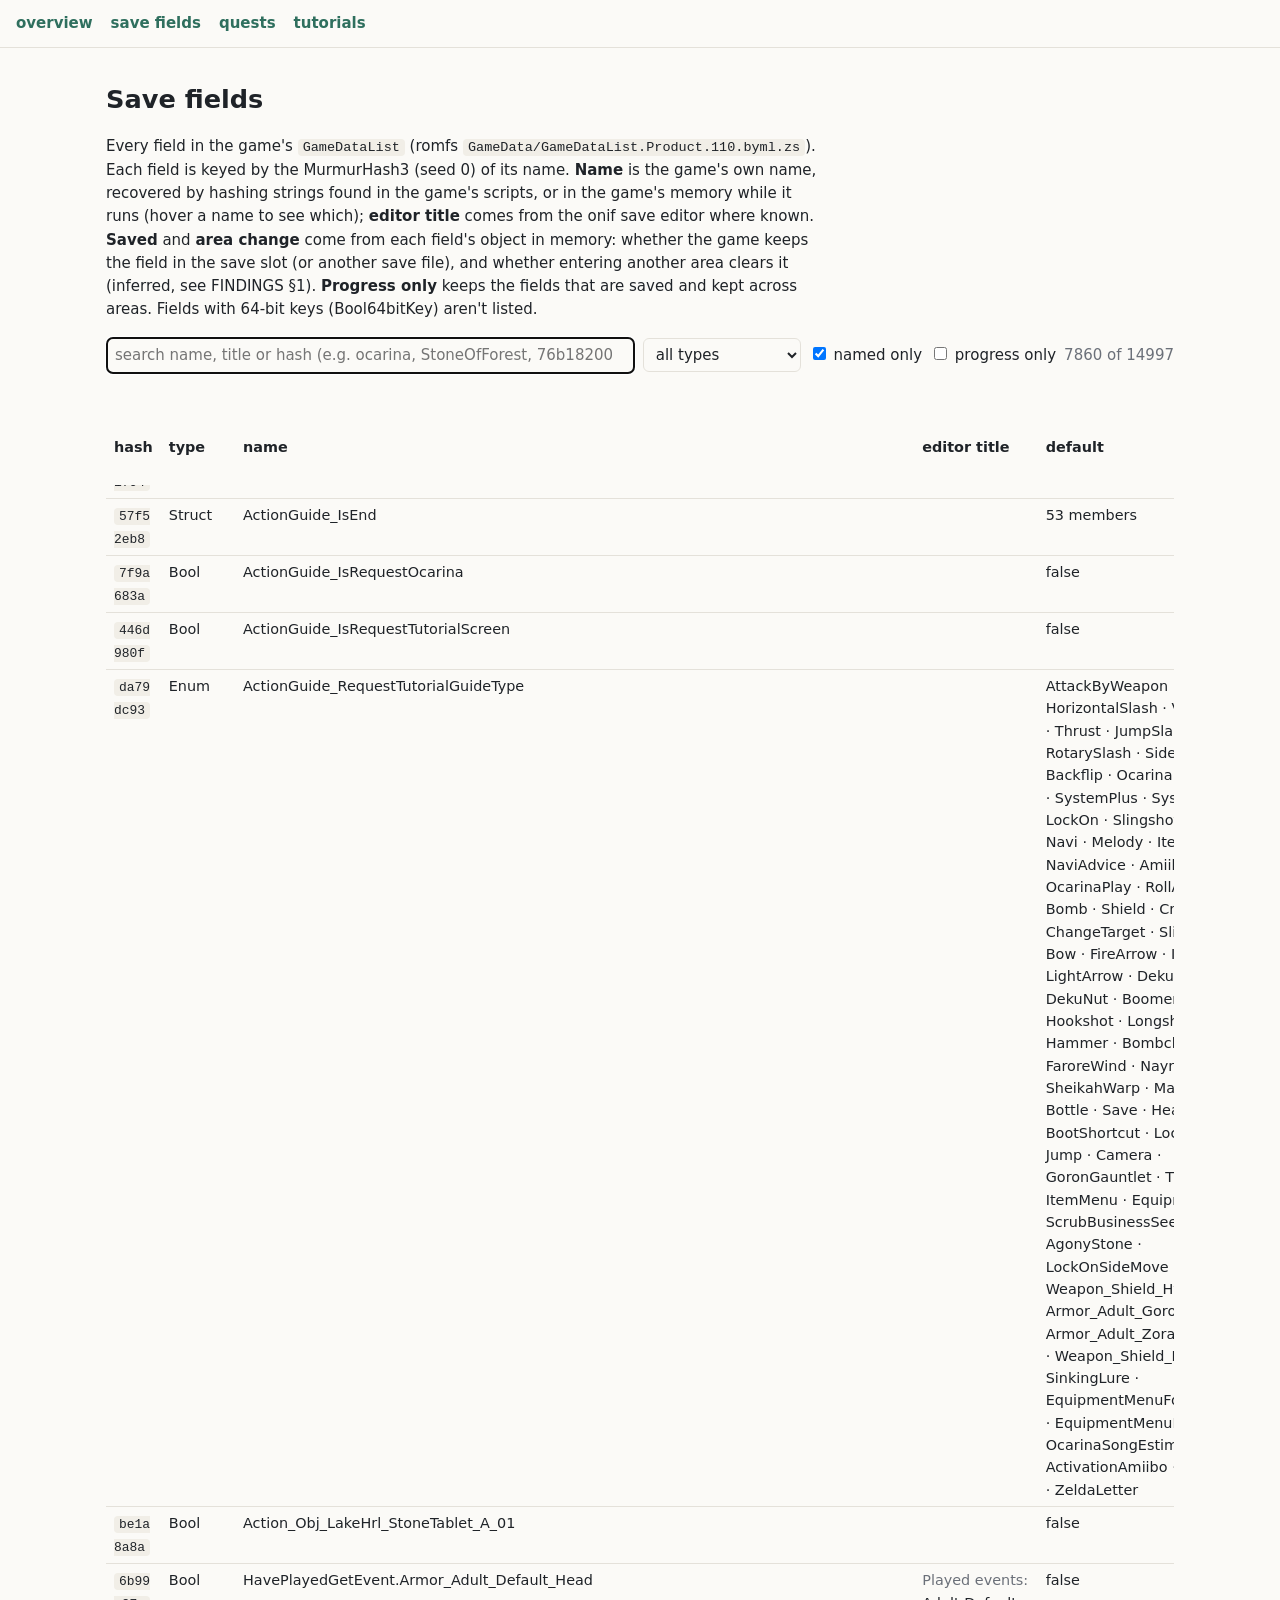
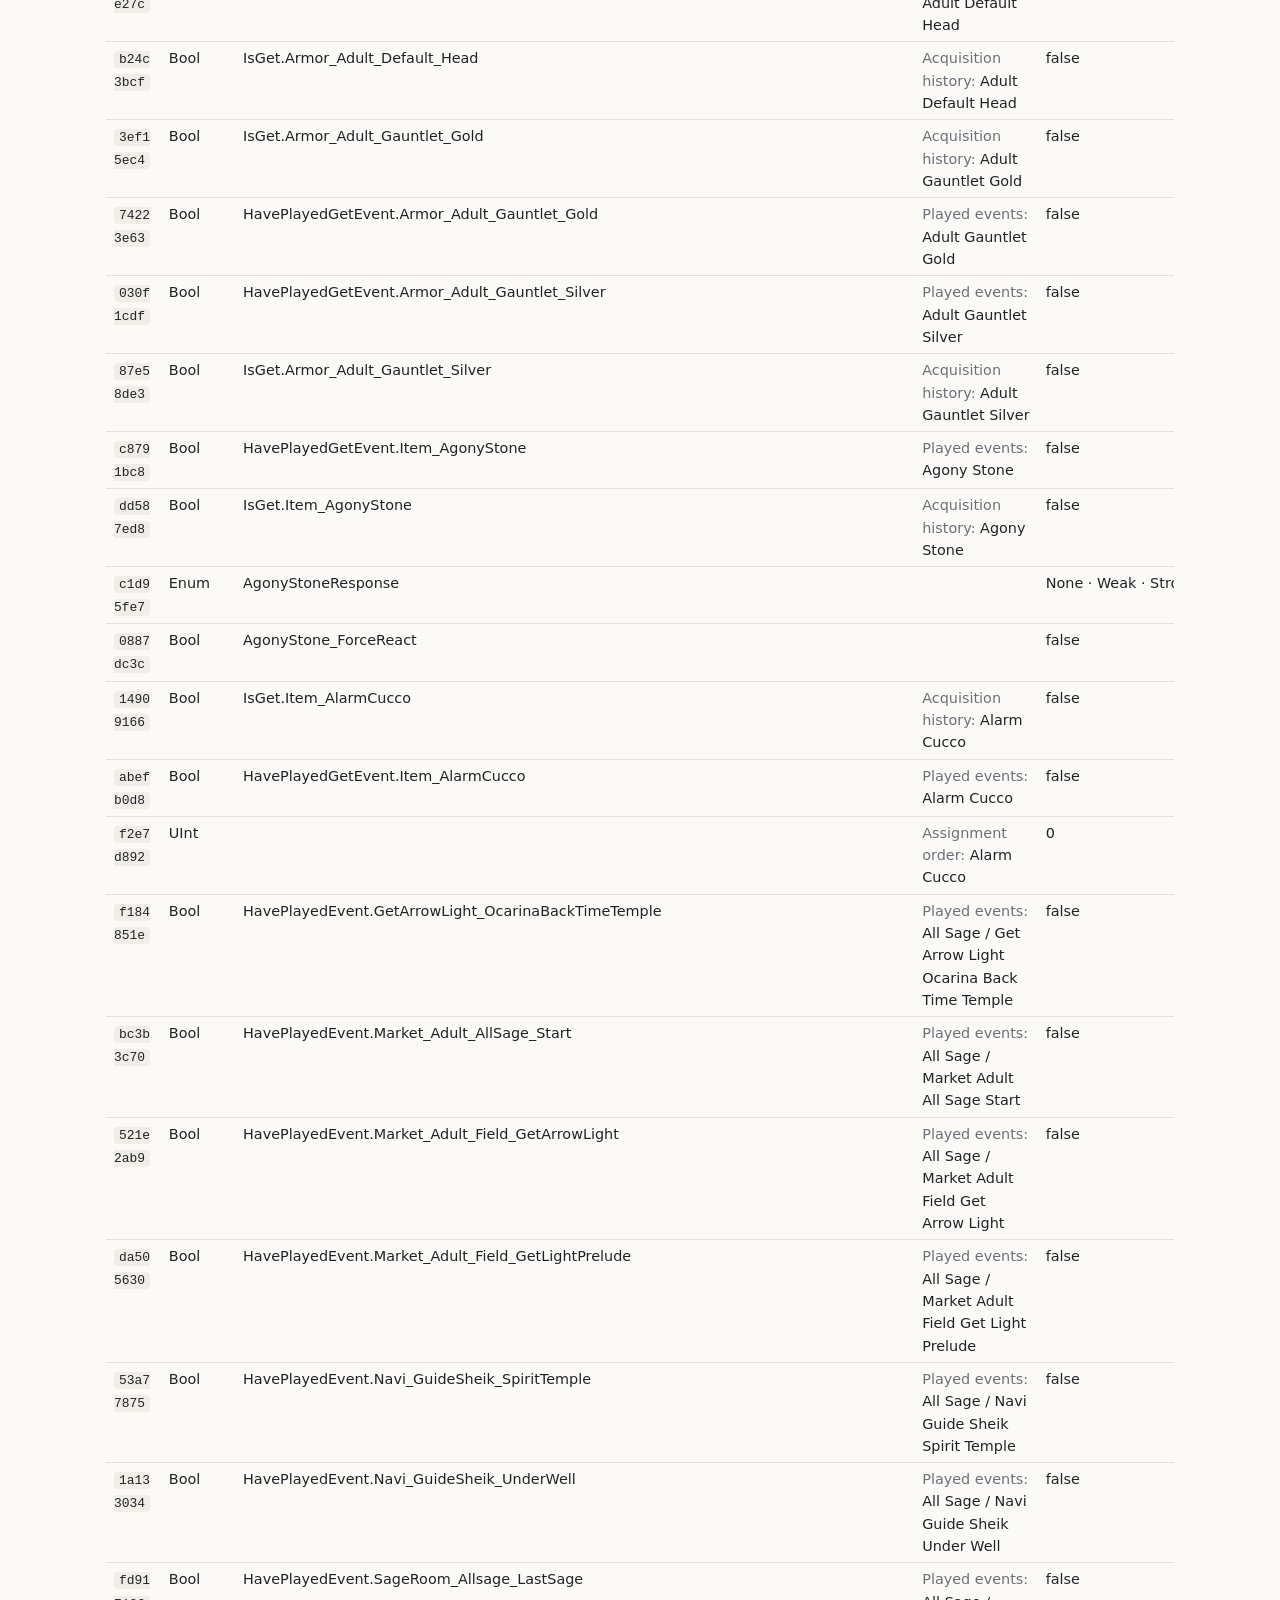
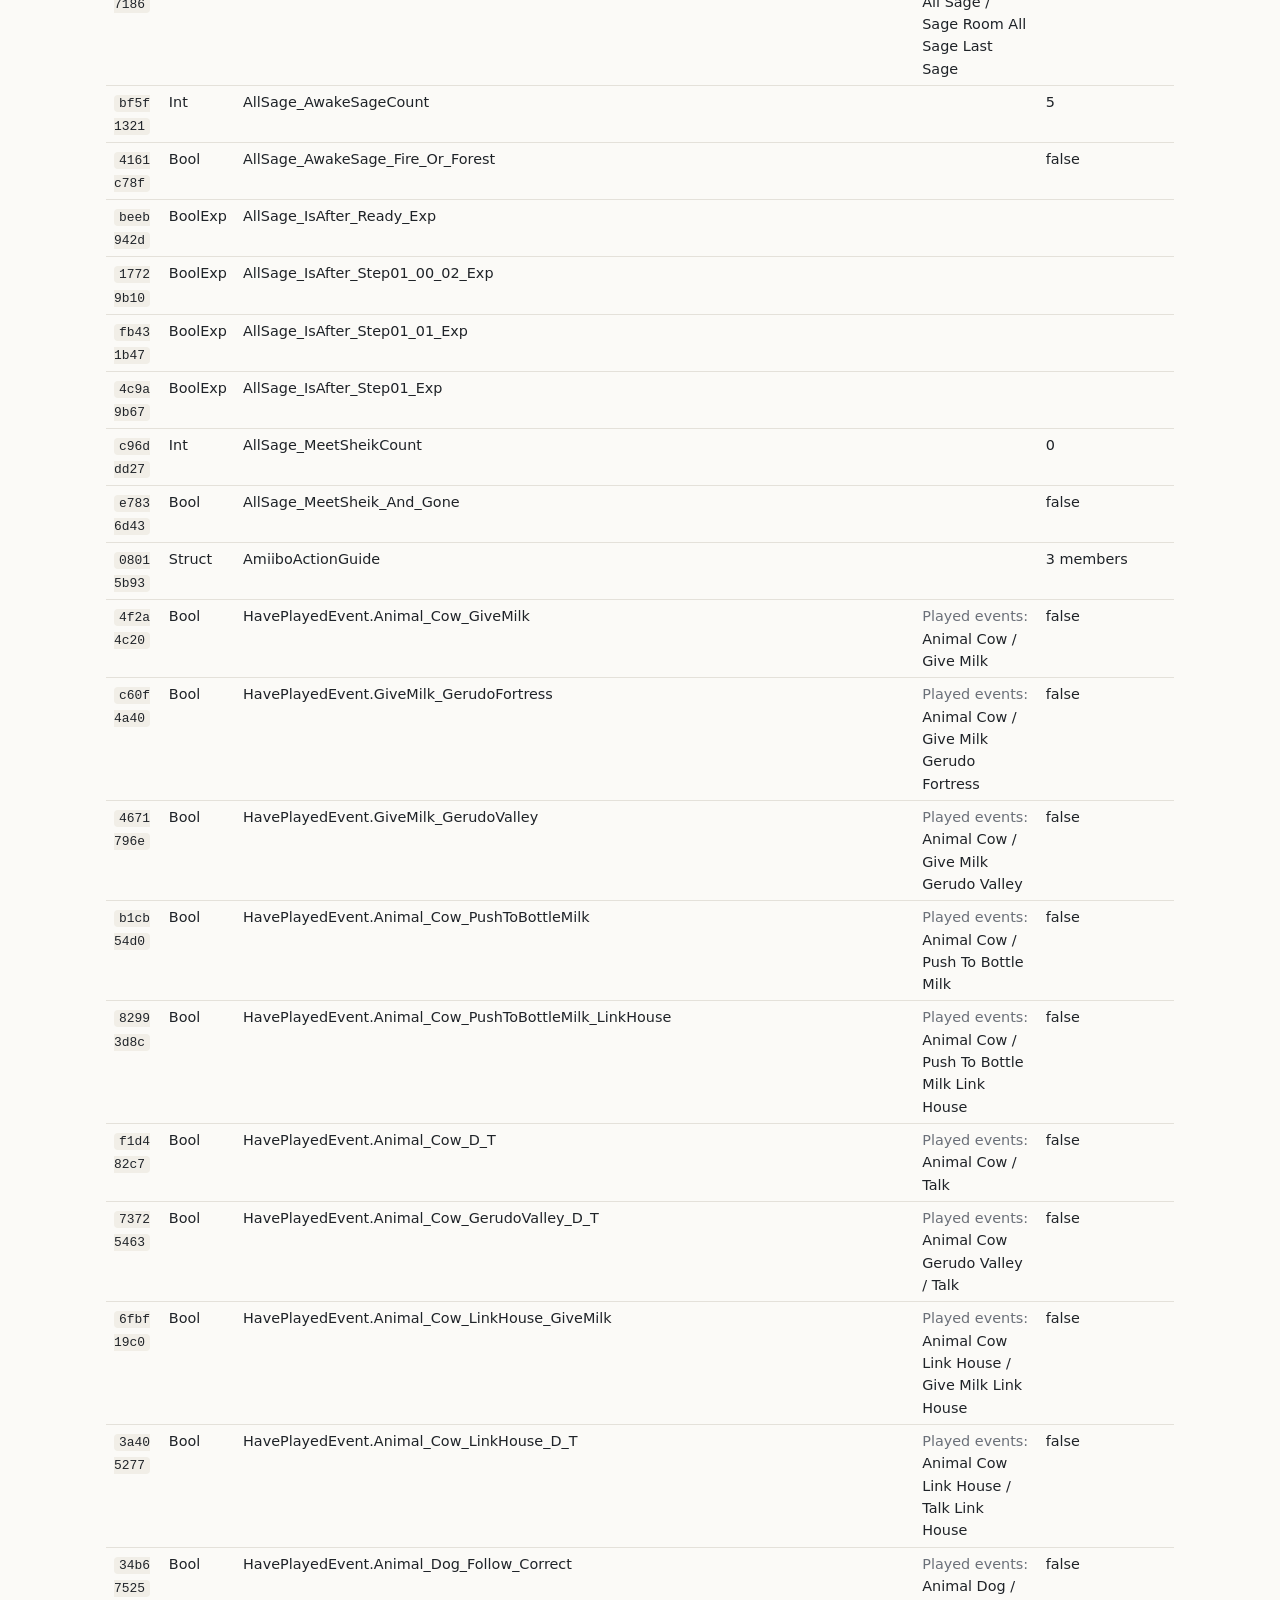
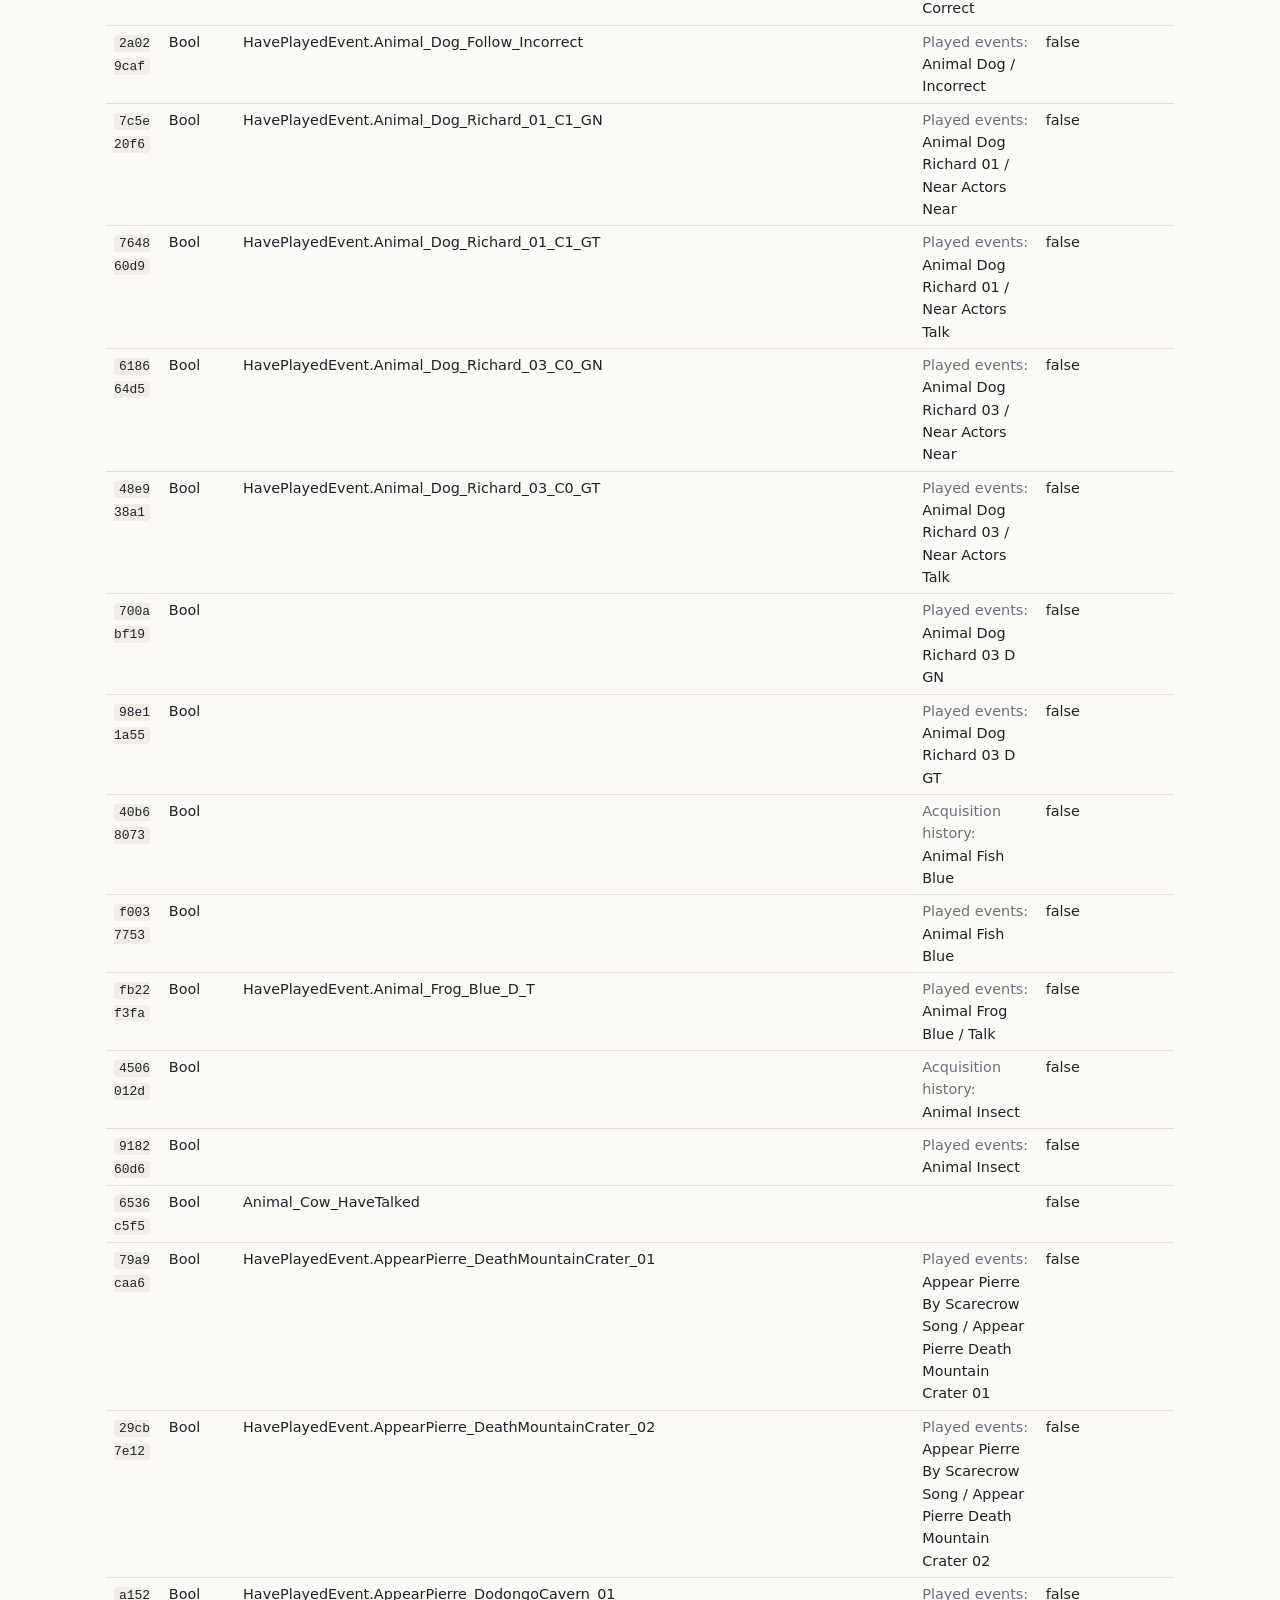
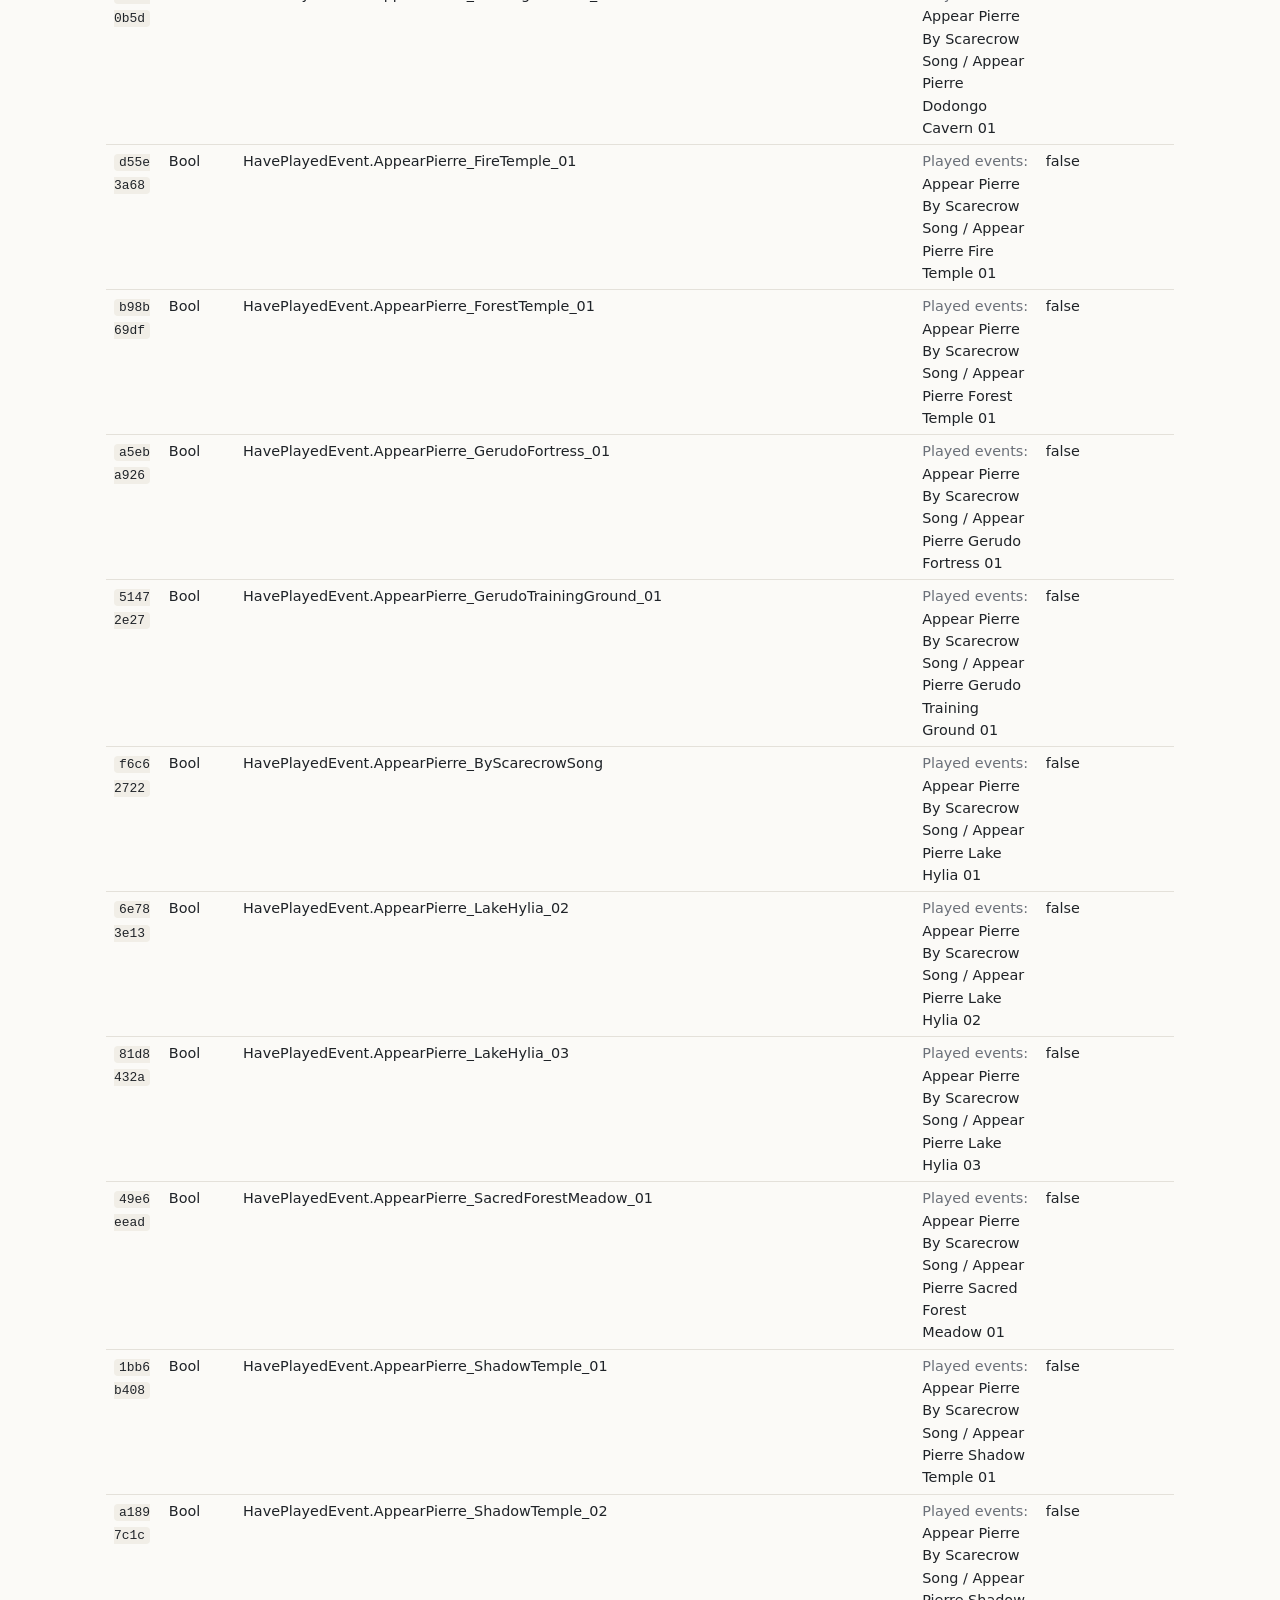
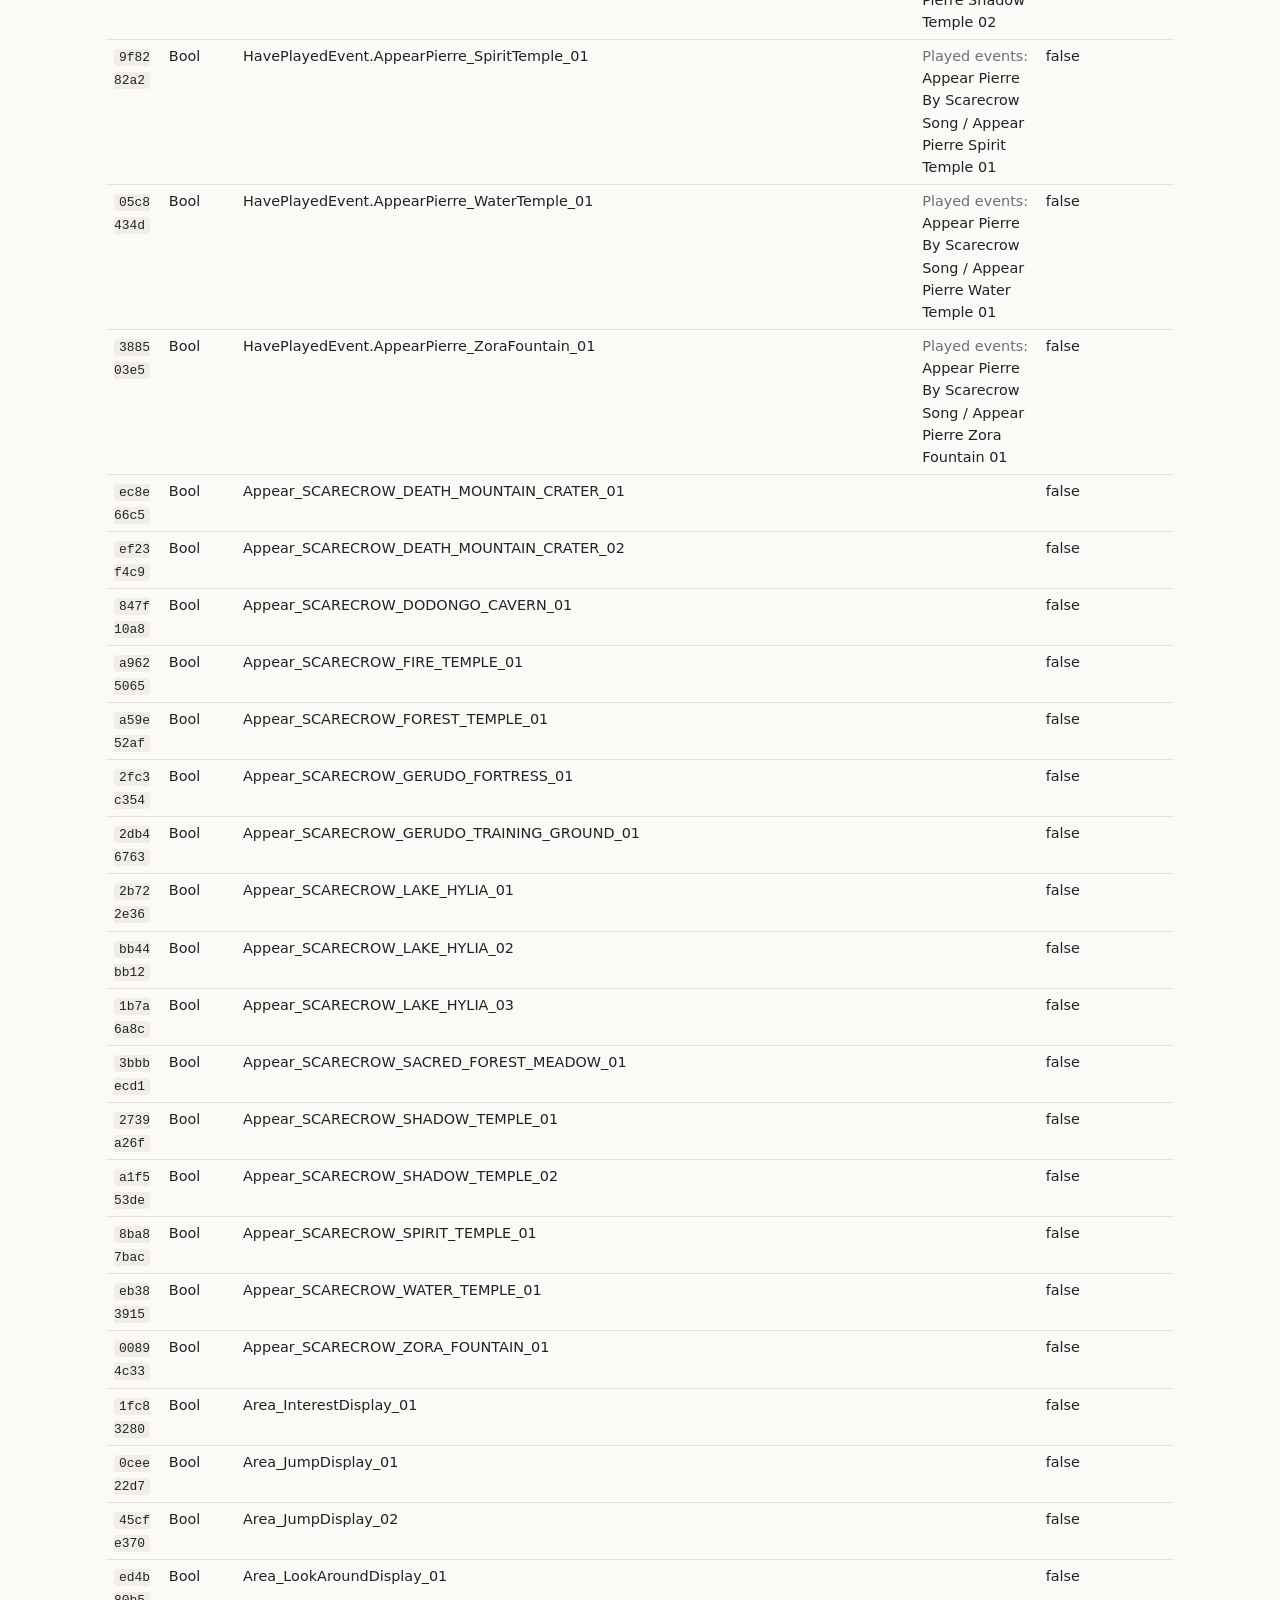
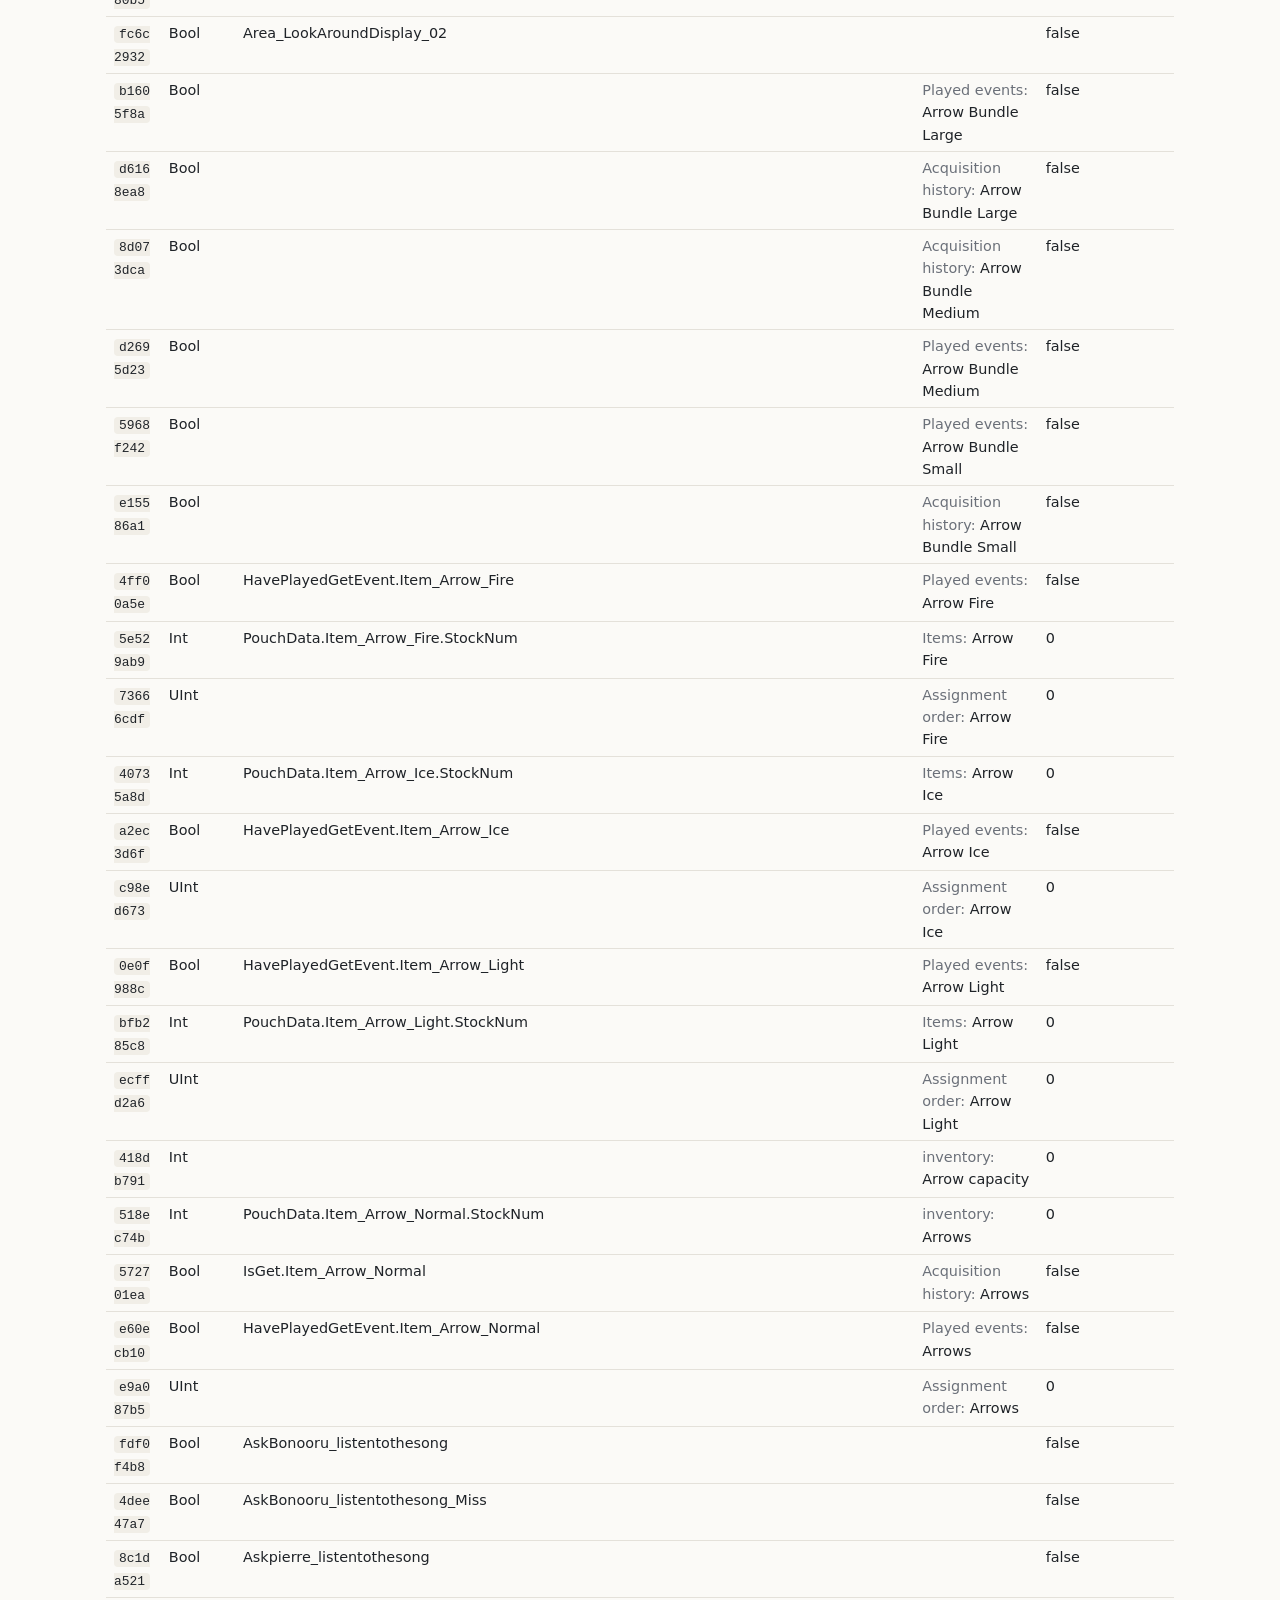
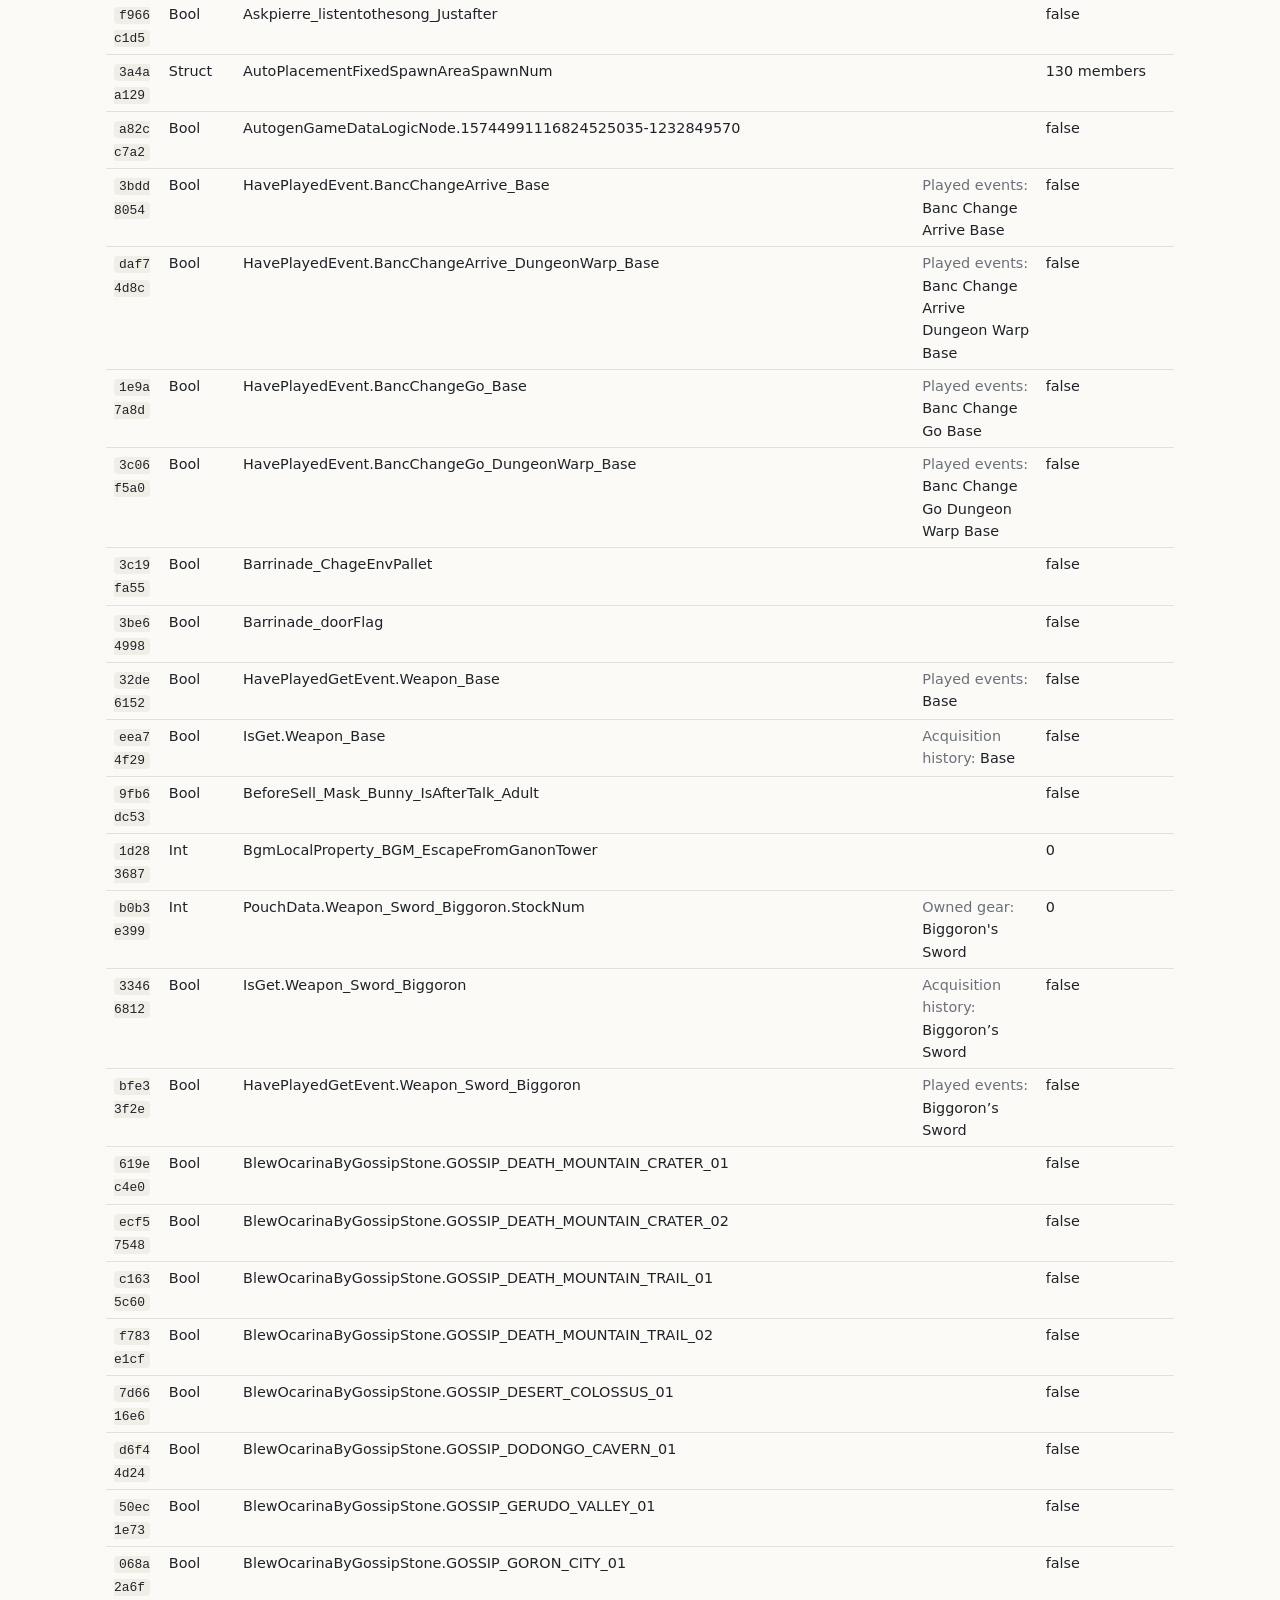
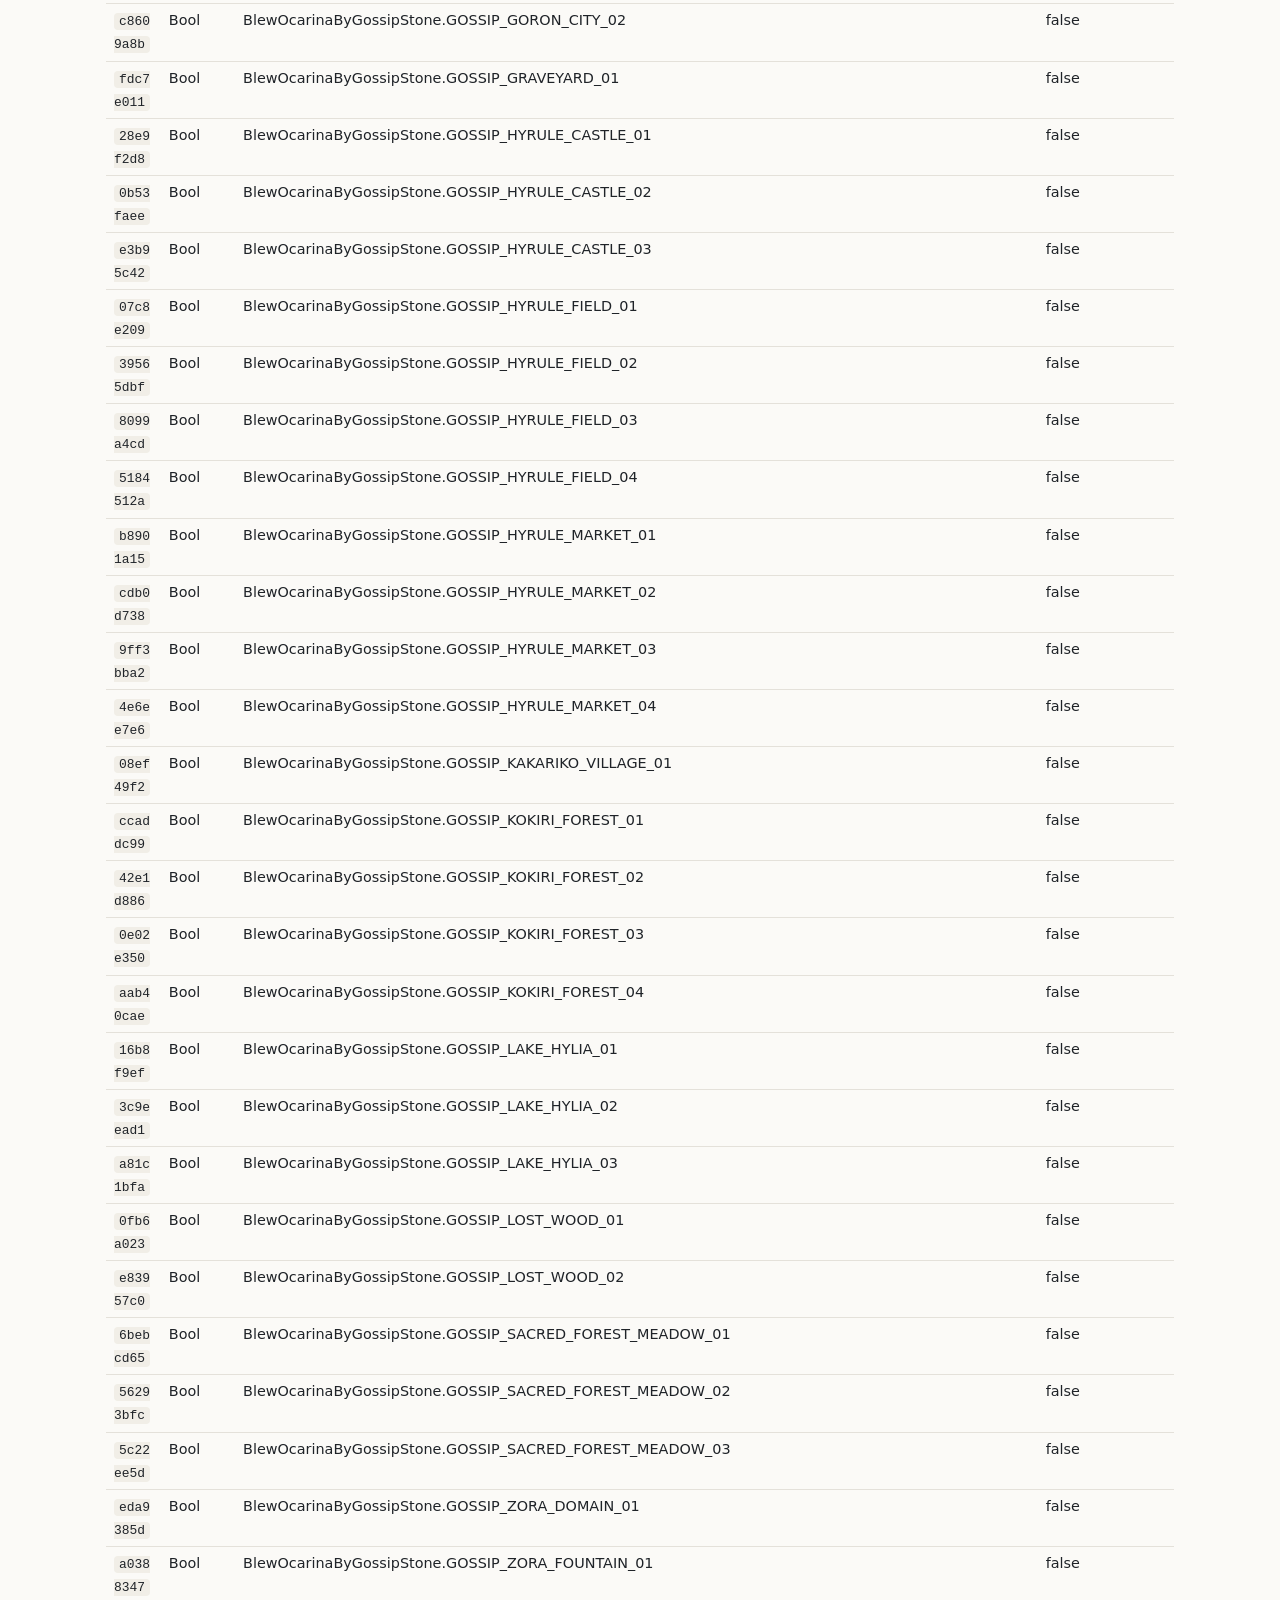
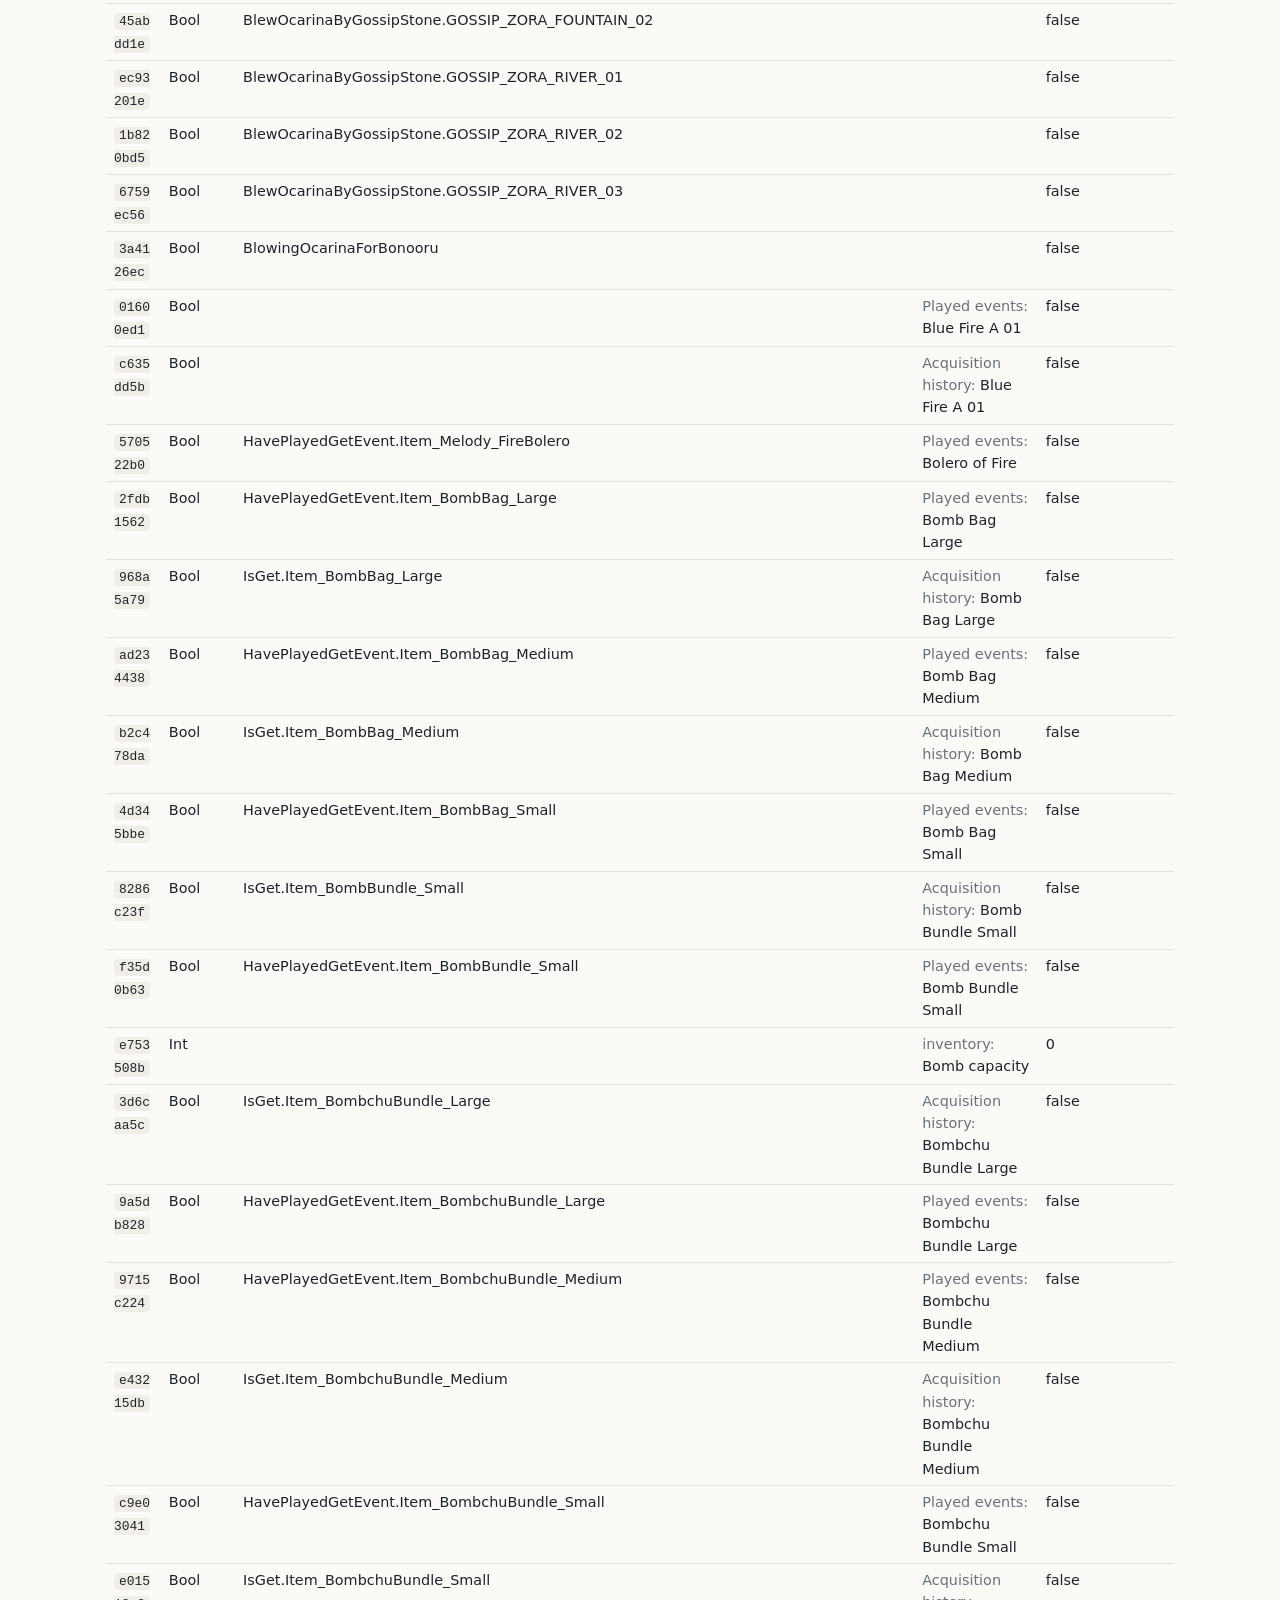
<file: docs/reference/fields.html>
<!doctype html>
<html lang="en"><head><meta charset="utf-8"><meta name="viewport" content="width=device-width, initial-scale=1">
<title>Save fields</title><link rel="stylesheet" href="style.css"></head>
<body><nav><a href="index.html">overview</a><a href="fields.html">save fields</a><a href="quests.html">quests</a><a href="guides.html">tutorials</a></nav>
<main>
<h1>Save fields</h1>
<p>Every field in the game's <code>GameDataList</code> (romfs <code>GameData/GameDataList.Product.110.byml.zs</code>).
Each field is keyed by the MurmurHash3 (seed 0) of its name. <b>Name</b> is the game's own name, recovered by
hashing strings found in the game's scripts, or in the game's memory while it runs (hover a name to see which);
<b>editor title</b> comes from the onif save editor where known. <b>Saved</b> and <b>area change</b> come from each
field's object in memory: whether the game keeps the field in the save slot (or another save file), and whether
entering another area clears it (inferred, see FINDINGS §1). <b>Progress only</b> keeps the fields that are saved
and kept across areas. Fields with 64-bit keys (Bool64bitKey) aren't listed.</p>
<div class="controls">
  <input id="q" type="search" placeholder="search name, title or hash (e.g. ocarina, StoneOfForest, 76b18200)" autofocus>
  <select id="type"><option value="">all types</option></select>
  <label><input id="named" type="checkbox" checked> named only</label>
  <label title="saved to the save slot and not cleared by an area change"><input id="progress" type="checkbox"> progress only</label>
  <span id="count" class="dim"></span>
</div>
<div class="table-wrap"><table><thead><tr><th>hash</th><th>type</th><th>name</th><th>editor title</th><th>default</th><th>saved</th><th>area change</th></tr></thead>
<tbody id="rows"></tbody></table></div>
<p id="more" class="dim"></p>
</main>
<script src="fields.js"></script>
<script>
const F = window.FIELDS || [], LIMIT = 500;
const q = document.getElementById("q"), type = document.getElementById("type"), named = document.getElementById("named");
const progress = document.getElementById("progress");
[...new Set(F.map(f => f.t))].sort().forEach(t => type.add(new Option(t, t)));
const esc = s => String(s ?? "").replace(/[&<>"]/g, c => ({"&":"&amp;","<":"&lt;",">":"&gt;",'"':"&quot;"}[c]));
const saved = f => f.s == null ? "" : f.s === 0 ? "yes" : f.s < 0 ? "no" : "file " + f.s;
function render() {
  const words = q.value.toLowerCase().split(/\s+/).filter(Boolean), t = type.value;
  const hits = F.filter(f => (!t || f.t === t) && (!named.checked || f.n || f.e) &&
    (!progress.checked || (f.s === 0 && !(f.r & 1))) &&
    words.every(w => (f.n + " " + f.g + " " + f.e + " " + f.h + " " + (f.v || []).join(" ")).toLowerCase().includes(w)));
  document.getElementById("count").textContent = hits.length + " of " + F.length;
  document.getElementById("rows").innerHTML = hits.slice(0, LIMIT).map(f => {
    let d = f.v ? f.v.join(" · ") : (f.m != null ? f.m + " members" : f.d);
    const setting = f.s == null ? "" : ` title="reset bits 0x${f.r.toString(16)}, save file index ${f.s}"`;
    return `<tr><td><code>${f.h}</code></td><td>${f.t}</td>` +
           `<td${f.ns ? ` title="name found in the game's ${esc(f.ns)}"` : ""}>${esc(f.n)}</td>` +
           `<td>${f.g ? `<span class=dim>${esc(f.g)}:</span> ` : ""}${esc(f.e)}</td><td>${esc(d)}</td>` +
           `<td${setting}>${saved(f)}</td><td${setting}>${f.r & 1 ? "clears" : ""}</td></tr>`;
  }).join("");
  document.getElementById("more").textContent = hits.length > LIMIT ? `showing the first ${LIMIT}; refine the search to see more` : "";
}
[q, type, named, progress].forEach(el => el.addEventListener("input", render));
render();
</script>
</body></html>
</file>
<file: docs/style.css>
:root {
  --bg: #fbfaf7; --fg: #1f2328; --dim: #6b7079; --line: #e4e1da; --accent: #2f6f5e; --code: #f1eee7;
}
@media (prefers-color-scheme: dark) {
  :root { --bg: #16181b; --fg: #e6e4df; --dim: #9aa0a8; --line: #2c3036; --accent: #7cc4ad; --code: #23262b; }
}
* { box-sizing: border-box; }
body { margin: 0; background: var(--bg); color: var(--fg);
  font: 15px/1.55 system-ui, -apple-system, "Segoe UI", sans-serif; }
nav { display: flex; gap: 4px 18px; flex-wrap: wrap; padding: 12px 16px; border-bottom: 1px solid var(--line);
  position: sticky; top: 0; background: var(--bg); z-index: 1; }
nav a { color: var(--accent); text-decoration: none; font-weight: 600; }
main { max-width: 1100px; margin: 0 auto; padding: 8px 16px 64px; }
h1 { font-size: 1.6rem; margin: 24px 0 8px; }
h2 { font-size: 1.2rem; margin: 32px 0 6px; border-bottom: 1px solid var(--line); padding-bottom: 4px; }
h3 { font-size: 1rem; margin: 20px 0 4px; }
p, li { max-width: 75ch; }
code { background: var(--code); padding: 1px 5px; border-radius: 4px; font-size: .9em;
  font-family: ui-monospace, Consolas, monospace; overflow-wrap: anywhere; }
pre { background: var(--code); padding: 10px 12px; border-radius: 6px; overflow-x: auto; }
pre code { background: none; padding: 0; }
.dim { color: var(--dim); }
.table-wrap { overflow-x: auto; }
table { border-collapse: collapse; width: 100%; font-size: .9rem; }
th, td { text-align: left; vertical-align: top; padding: 5px 8px; border-bottom: 1px solid var(--line); }
th { position: sticky; top: 45px; background: var(--bg); }
input, select { font: inherit; padding: 6px 8px; border: 1px solid var(--line); border-radius: 6px;
  background: var(--bg); color: var(--fg); }
.controls { display: flex; flex-wrap: wrap; gap: 8px; align-items: center; margin: 12px 0; }
.controls input { flex: 1 1 260px; }
.note { border-left: 3px solid var(--accent); padding: 4px 12px; margin: 12px 0; }
</file>
<file: docs/reference/style.css>
:root {
  --bg: #fbfaf7; --fg: #1f2328; --dim: #6b7079; --line: #e4e1da; --accent: #2f6f5e; --code: #f1eee7;
}
@media (prefers-color-scheme: dark) {
  :root { --bg: #16181b; --fg: #e6e4df; --dim: #9aa0a8; --line: #2c3036; --accent: #7cc4ad; --code: #23262b; }
}
* { box-sizing: border-box; }
body { margin: 0; background: var(--bg); color: var(--fg);
  font: 15px/1.55 system-ui, -apple-system, "Segoe UI", sans-serif; }
nav { display: flex; gap: 4px 18px; flex-wrap: wrap; padding: 12px 16px; border-bottom: 1px solid var(--line);
  position: sticky; top: 0; background: var(--bg); z-index: 1; }
nav a { color: var(--accent); text-decoration: none; font-weight: 600; }
main { max-width: 1100px; margin: 0 auto; padding: 8px 16px 64px; }
h1 { font-size: 1.6rem; margin: 24px 0 8px; }
h2 { font-size: 1.2rem; margin: 32px 0 6px; border-bottom: 1px solid var(--line); padding-bottom: 4px; }
h3 { font-size: 1rem; margin: 20px 0 4px; }
p, li { max-width: 75ch; }
code { background: var(--code); padding: 1px 5px; border-radius: 4px; font-size: .9em;
  font-family: ui-monospace, Consolas, monospace; overflow-wrap: anywhere; }
pre { background: var(--code); padding: 10px 12px; border-radius: 6px; overflow-x: auto; }
pre code { background: none; padding: 0; }
.dim { color: var(--dim); }
.table-wrap { overflow-x: auto; }
table { border-collapse: collapse; width: 100%; font-size: .9rem; }
th, td { text-align: left; vertical-align: top; padding: 5px 8px; border-bottom: 1px solid var(--line); }
th { position: sticky; top: 45px; background: var(--bg); }
input, select { font: inherit; padding: 6px 8px; border: 1px solid var(--line); border-radius: 6px;
  background: var(--bg); color: var(--fg); }
.controls { display: flex; flex-wrap: wrap; gap: 8px; align-items: center; margin: 12px 0; }
.controls input { flex: 1 1 260px; }
.note { border-left: 3px solid var(--accent); padding: 4px 12px; margin: 12px 0; }
</file>
